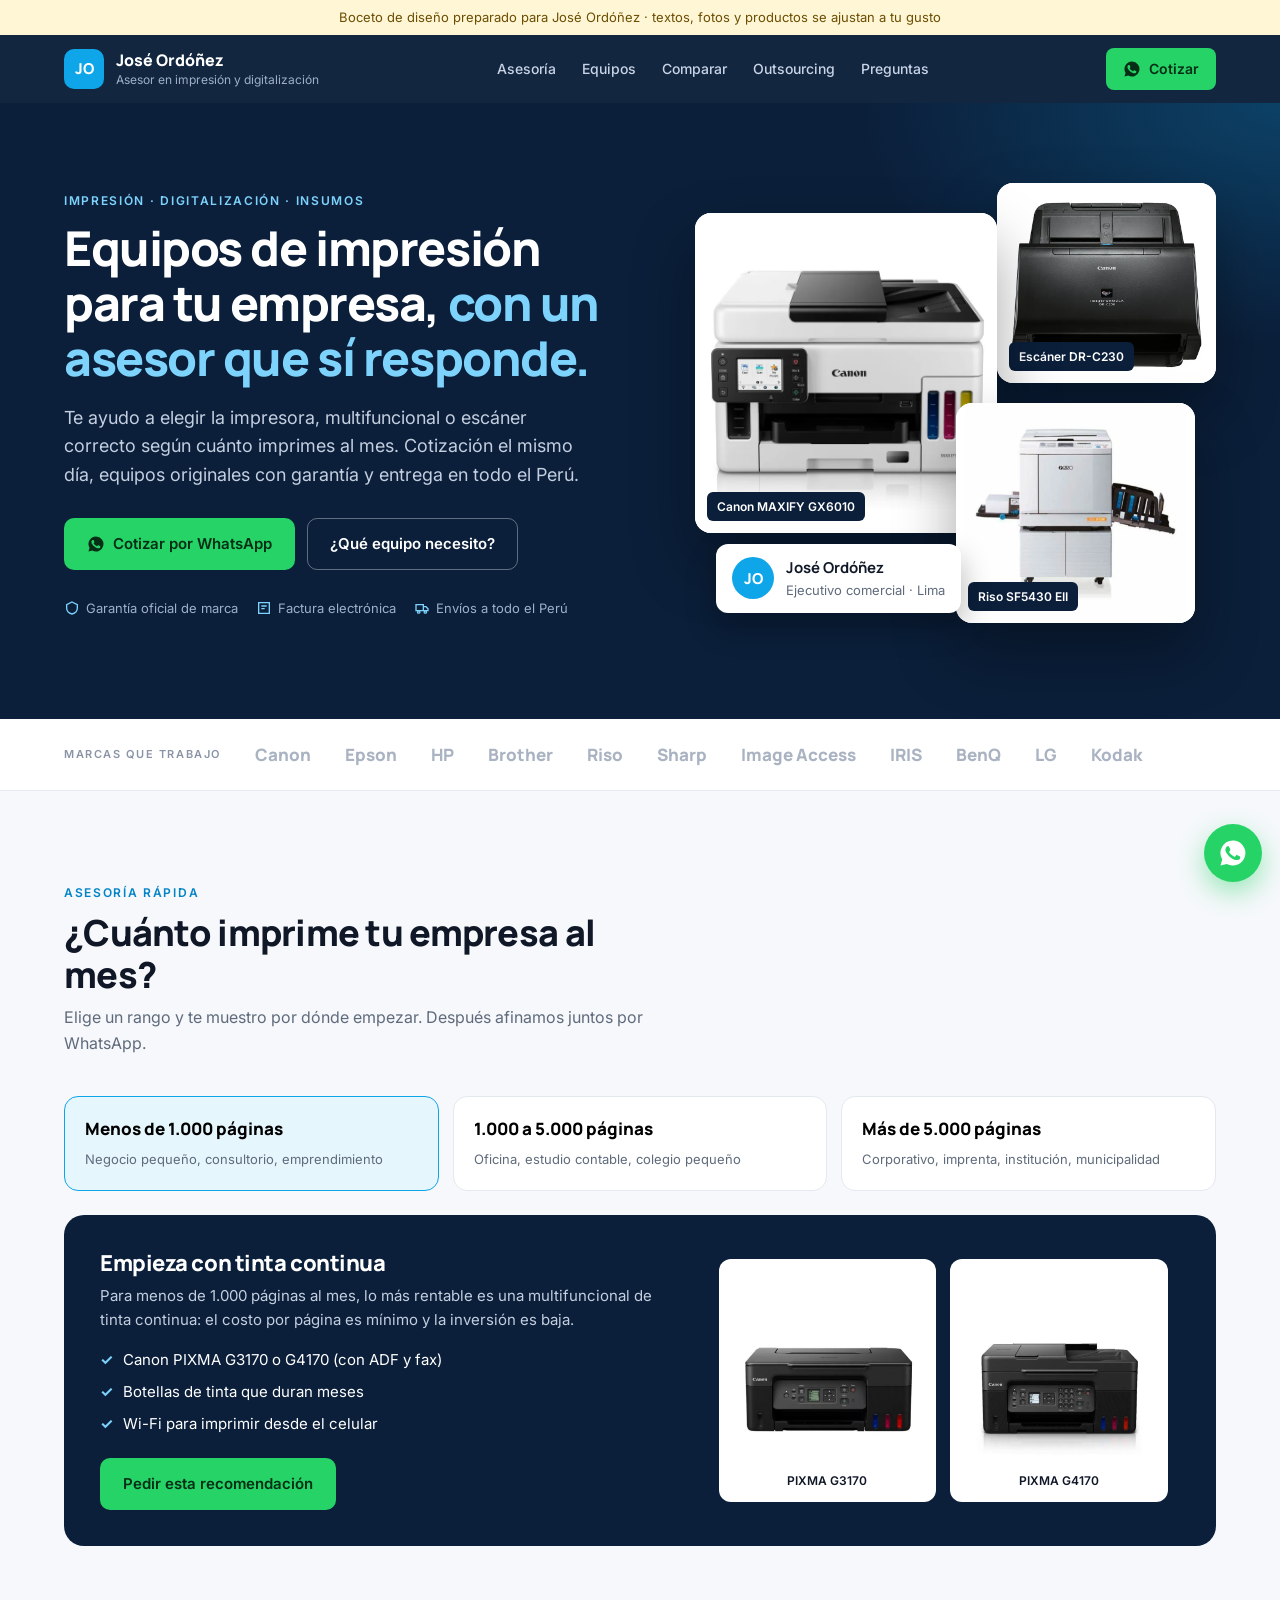
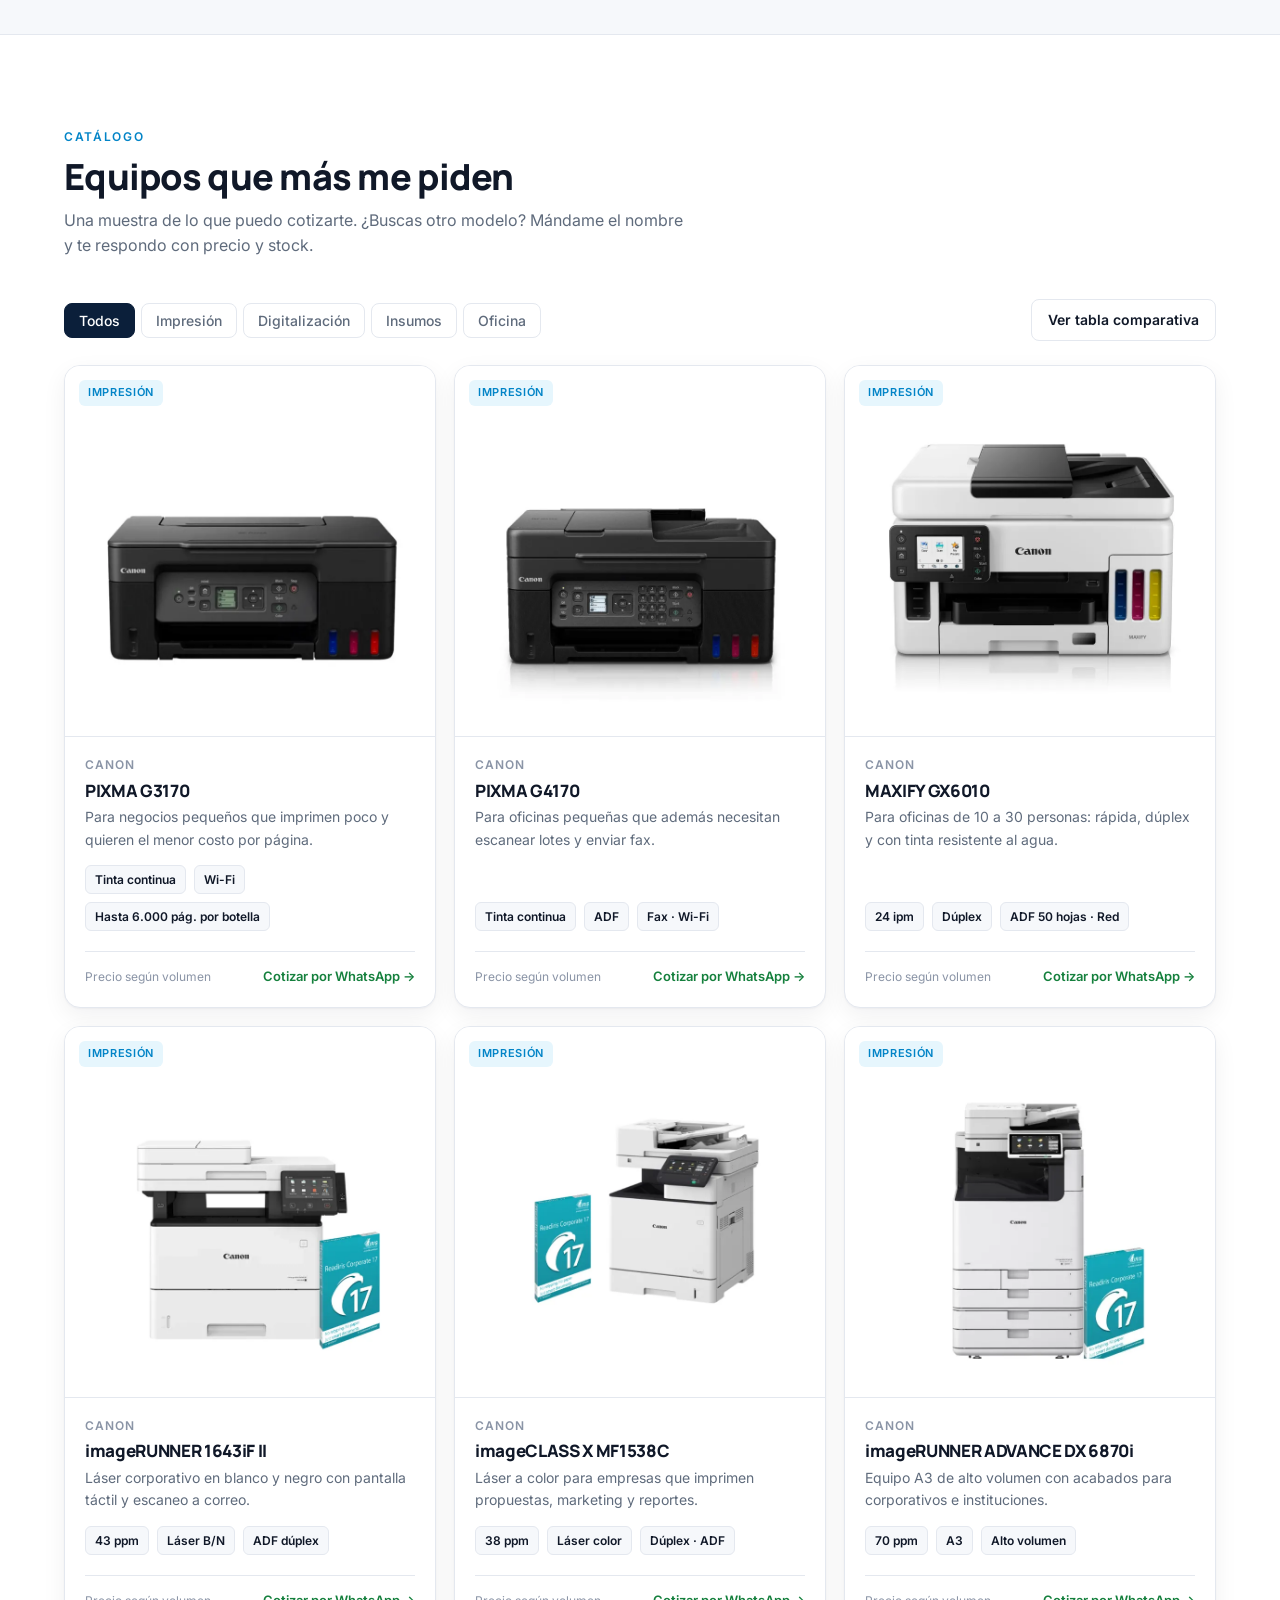
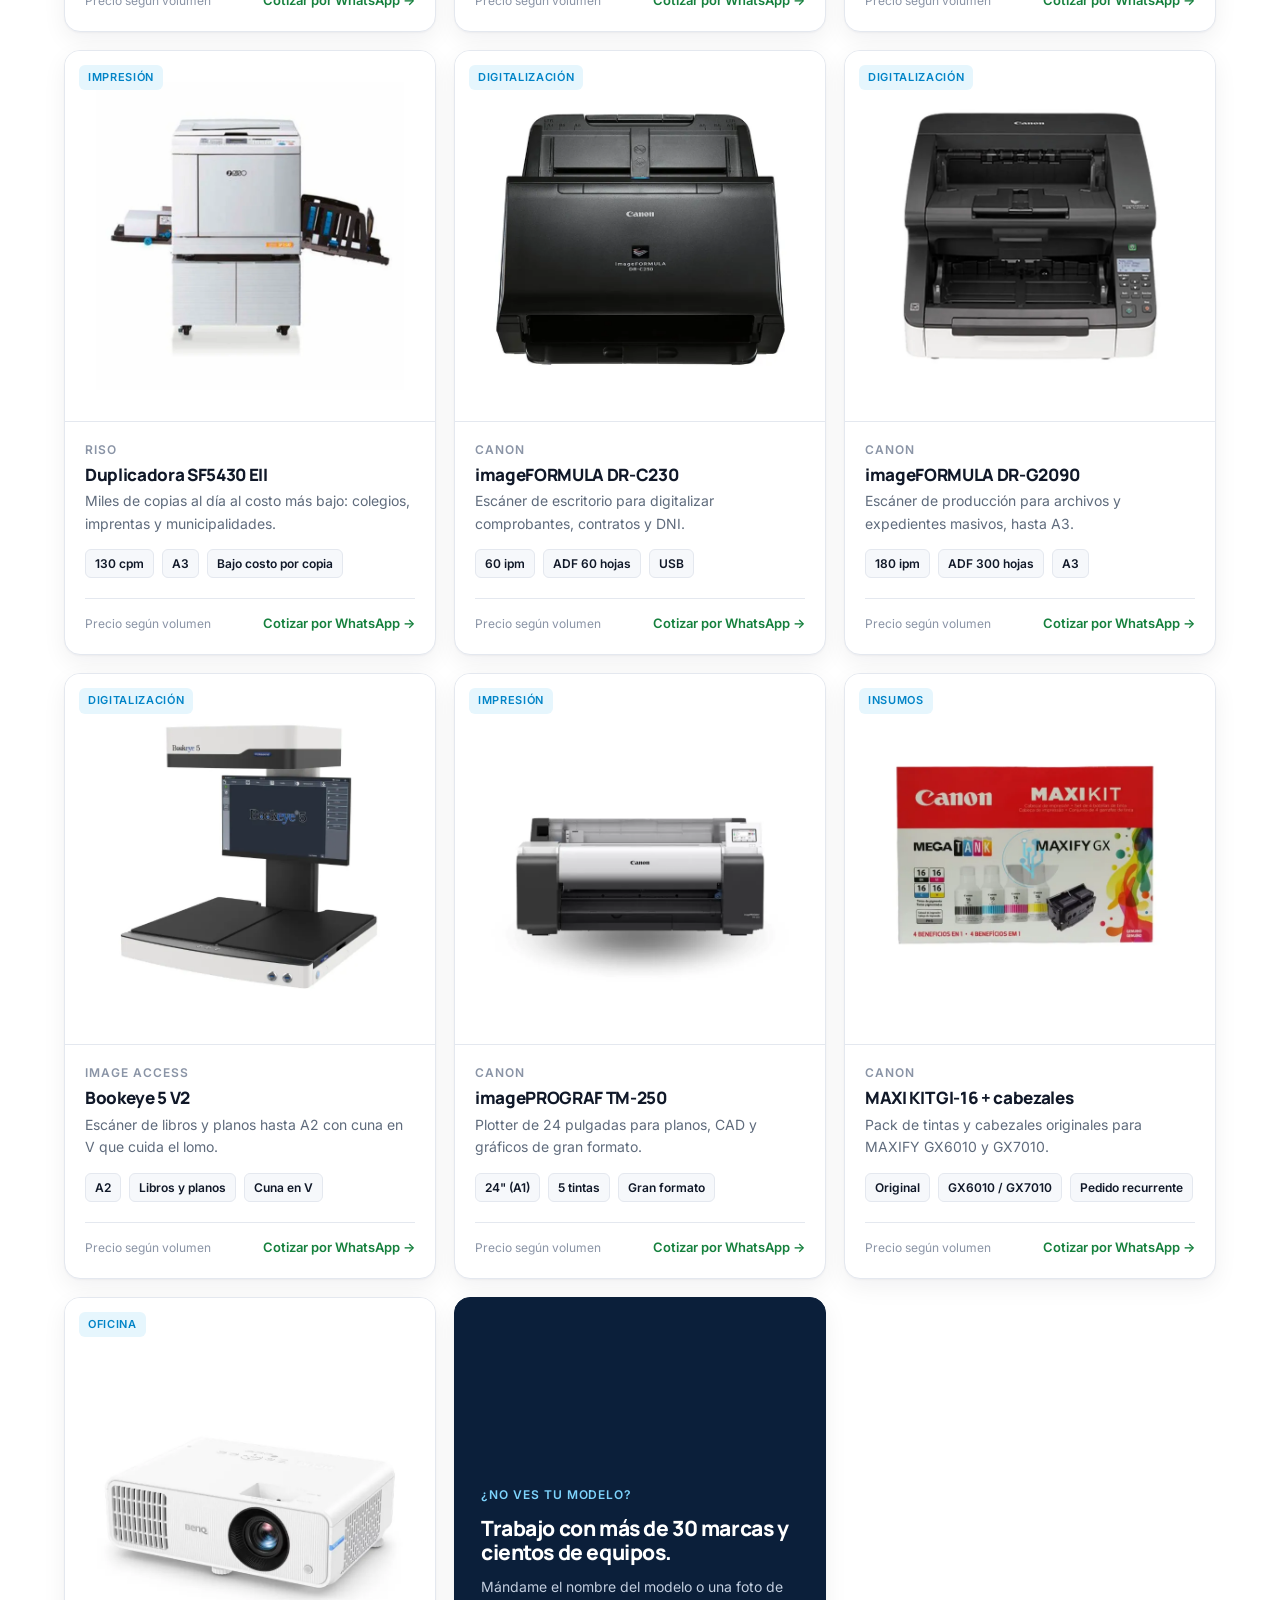
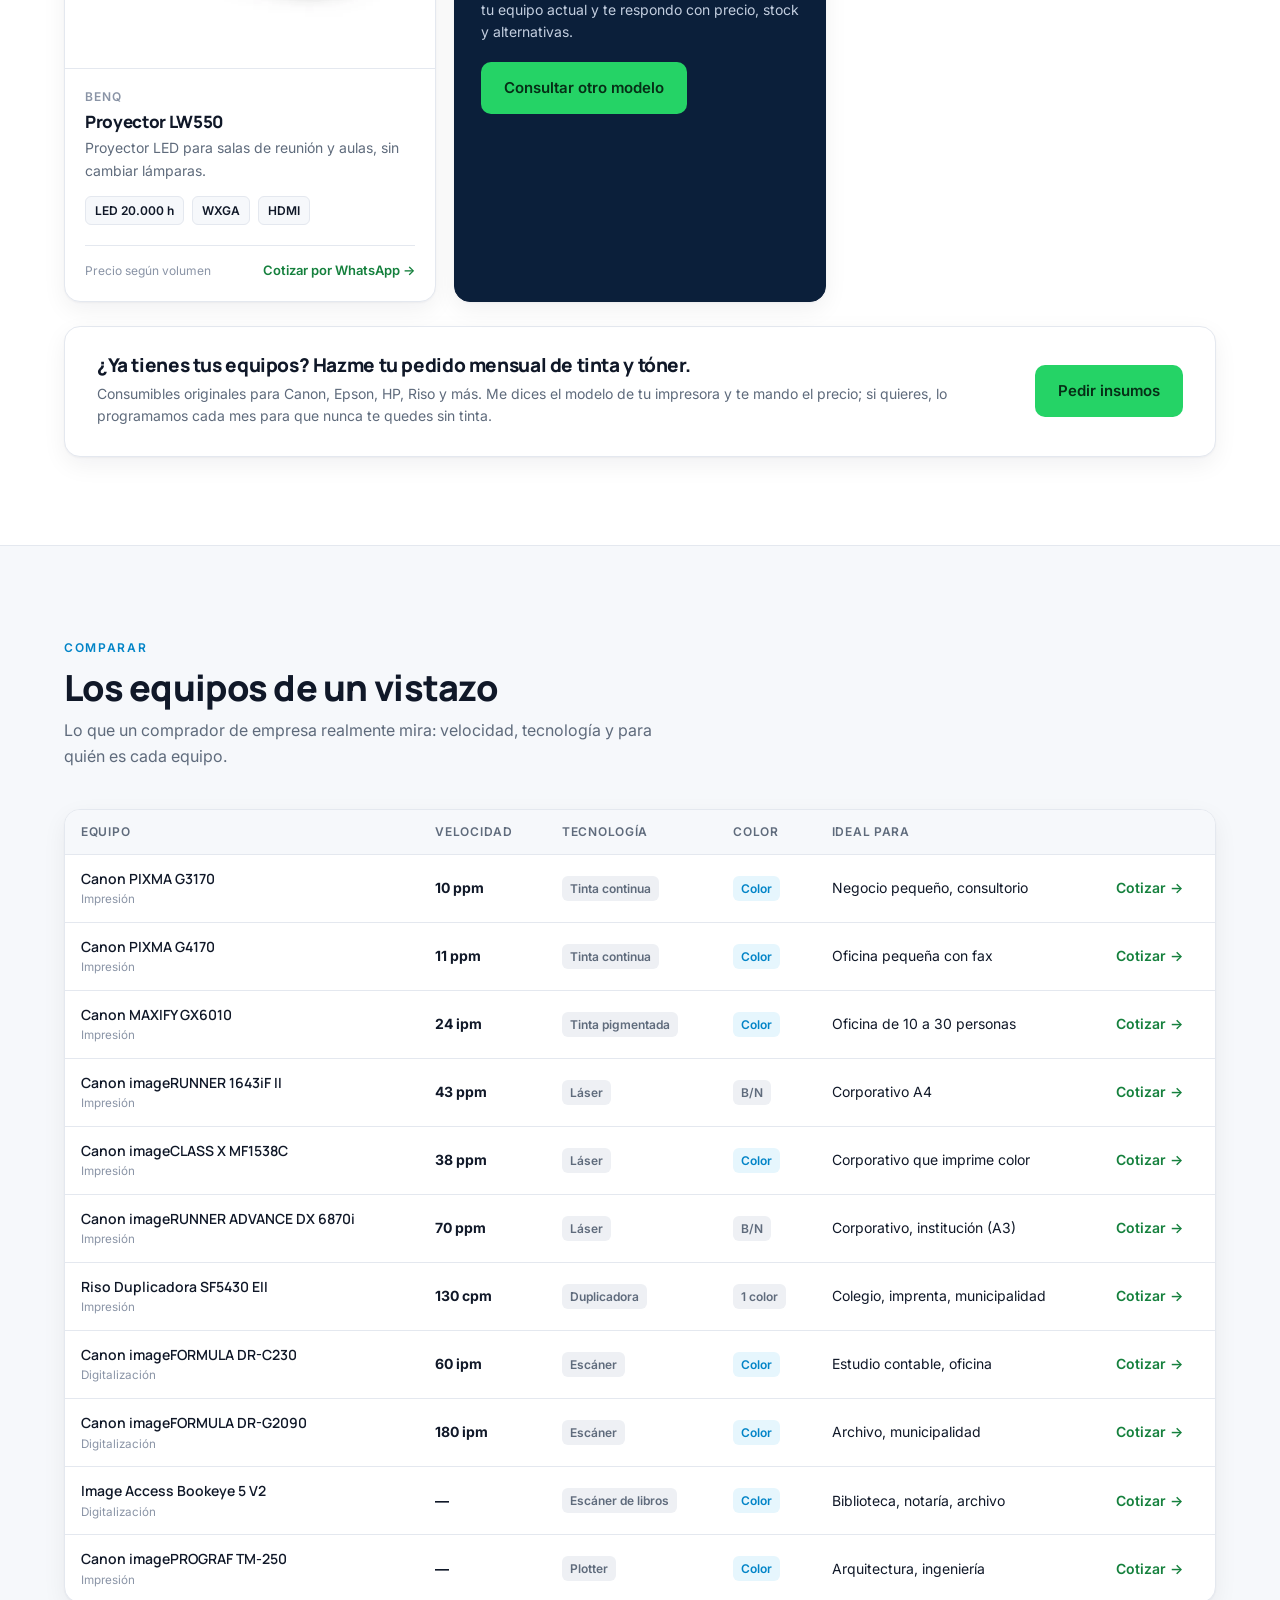
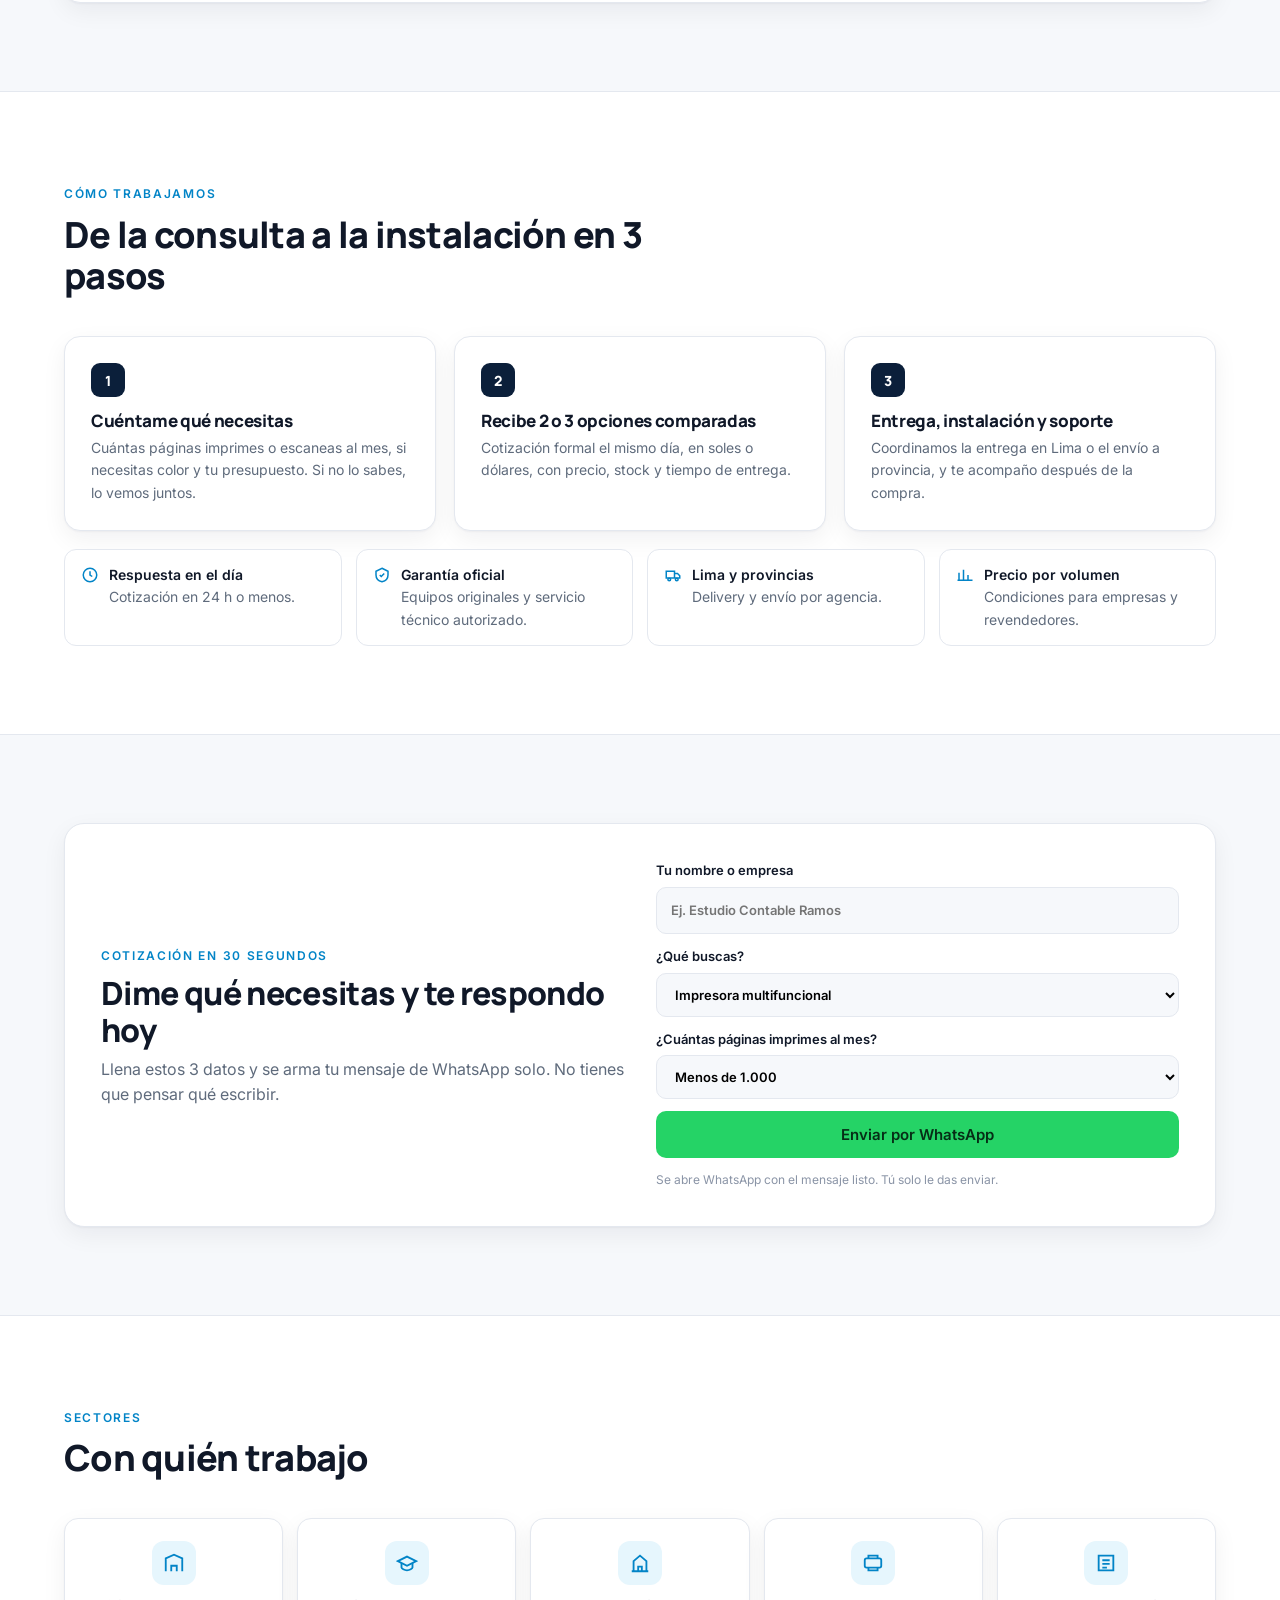
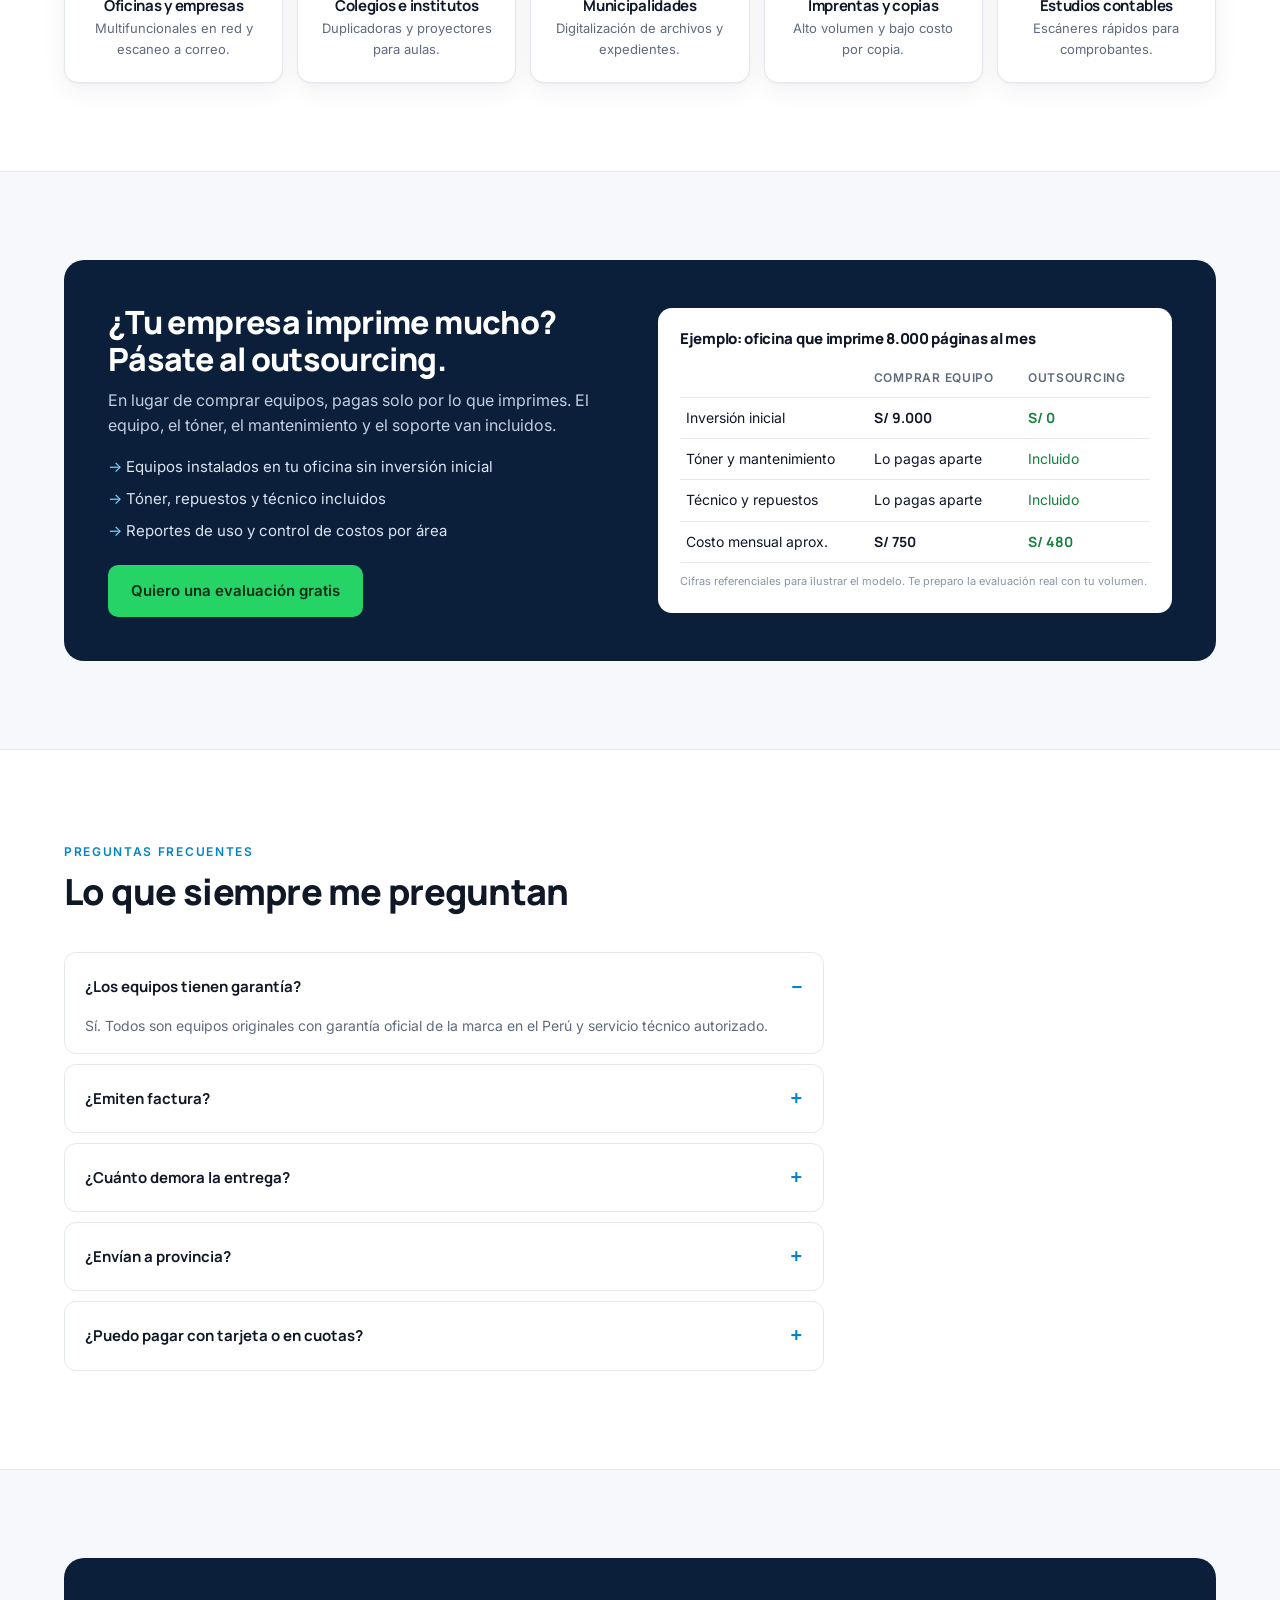
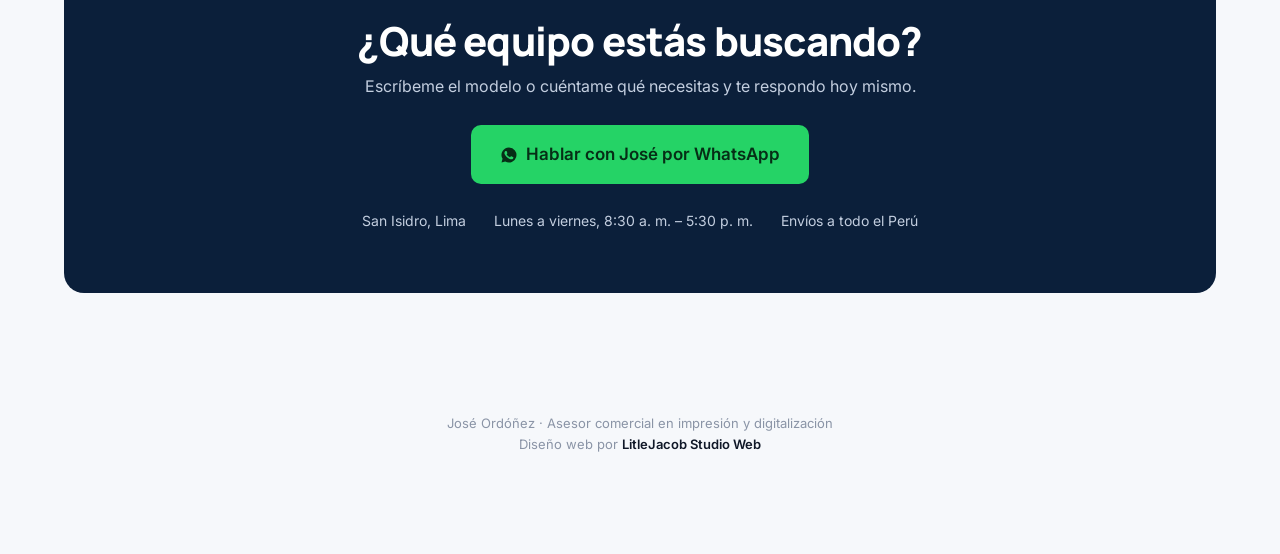
<file: boceto-jose/index.html>
<!doctype html>
<html lang="es">
<head>
<meta charset="utf-8">
<meta name="viewport" content="width=device-width, initial-scale=1">
<meta name="robots" content="noindex, nofollow">
<title>José Ordóñez · Asesor en impresión y digitalización</title>
<meta name="description" content="Impresoras, multifuncionales, escáneres e insumos para empresas. Cotización el mismo día por WhatsApp. Lima y todo el Perú.">
<meta property="og:title" content="José Ordóñez · Asesor en impresión y digitalización">
<meta property="og:description" content="Impresoras, multifuncionales, escáneres e insumos para empresas. Cotización el mismo día por WhatsApp. Lima y todo el Perú.">
<meta property="og:image" content="https://studio.litlejacob.trade/boceto-jose/og.jpg">
<meta property="og:type" content="website">
<meta name="theme-color" content="#0b1f3a">
<link rel="icon" href="favicon.png">
<link rel="preconnect" href="https://fonts.googleapis.com">
<link rel="preconnect" href="https://fonts.gstatic.com" crossorigin>
<link href="https://fonts.googleapis.com/css2?family=Manrope:wght@500;600;700;800&family=Inter:wght@400;500;600&display=swap" rel="stylesheet">
<style>
:root{
  --navy:#0b1f3a; --navy2:#13294a; --ink:#101828; --muted:#5f6b7c; --soft:#8a94a6;
  --bg:#f6f8fb; --card:#fff; --line:#e4e8ef;
  --blue:#0ea5e9; --blue2:#0284c7; --blue-soft:#e6f6fd;
  --wa:#25d366; --wa2:#15803d;
  --r:16px; --sh:0 1px 2px rgba(16,24,40,.04),0 8px 24px rgba(16,24,40,.06);
}
*{box-sizing:border-box;margin:0;padding:0}
html{scroll-behavior:smooth}
body{font-family:Inter,system-ui,sans-serif;background:var(--bg);color:var(--ink);line-height:1.6;-webkit-font-smoothing:antialiased}
h1,h2,h3,h4{font-family:Manrope,Inter,sans-serif;line-height:1.15;letter-spacing:-.02em;font-weight:800}
a{color:inherit;text-decoration:none}
img{max-width:100%;height:auto;display:block}
.wrap{max-width:1200px;margin:0 auto;padding:0 24px}
.eyebrow{display:inline-block;color:var(--blue2);font-weight:600;font-size:12px;letter-spacing:.14em;text-transform:uppercase;margin-bottom:10px}
.head{max-width:620px;margin-bottom:40px}
.head h2{font-size:clamp(26px,3.4vw,36px);margin-bottom:10px}
.head p{color:var(--muted);font-size:16px}
section{padding:88px 0}
.alt{background:#fff;border-top:1px solid var(--line);border-bottom:1px solid var(--line)}

.proto{background:#fff6d6;color:#6b4e00;font-size:13px;text-align:center;padding:7px 16px}

.btn{display:inline-flex;align-items:center;justify-content:center;gap:8px;padding:13px 22px;border-radius:10px;font-weight:600;font-size:15px;transition:.18s;border:1px solid transparent;cursor:pointer;white-space:nowrap;font-family:Inter}
.btn-wa{background:var(--wa);color:#062e16}
.btn-wa:hover{background:#1ec95a;transform:translateY(-1px)}
.btn-ghost{border-color:rgba(255,255,255,.35);color:#fff}
.btn-ghost:hover{background:rgba(255,255,255,.08)}
.btn-dark{background:var(--navy);color:#fff}
.btn-dark:hover{background:var(--navy2)}
.btn-line{border-color:var(--line);background:#fff;color:var(--ink)}
.btn-line:hover{border-color:var(--navy)}
.btn-sm{padding:9px 16px;font-size:14px;border-radius:8px}
.ic{width:18px;height:18px;flex:none}

header{position:sticky;top:0;z-index:20;background:rgba(11,31,58,.97);backdrop-filter:blur(8px);color:#fff}
.nav{display:flex;align-items:center;justify-content:space-between;height:68px;gap:16px}
.brand{display:flex;align-items:center;gap:12px;line-height:1.1}
.mono{width:40px;height:40px;border-radius:10px;background:var(--blue);display:grid;place-items:center;font:800 15px Manrope;color:#fff;flex:none}
.brand b{font-family:Manrope;font-weight:800;font-size:16px;display:block}
.brand small{font-size:12px;color:#9fb0c9;margin-top:3px;display:block}
.links{display:flex;gap:26px;font-size:14px;color:#c9d4e6;font-weight:500}
.links a:hover{color:#fff}
.hright{display:flex;align-items:center;gap:6px}
.burger{display:none;background:none;border:0;color:#fff;cursor:pointer;padding:8px}
.mnav{display:none;background:var(--navy2);border-top:1px solid rgba(255,255,255,.08)}
.mnav.open{display:block}
.mnav a{display:block;padding:14px 24px;border-bottom:1px solid rgba(255,255,255,.06);color:#dbe4ef;font-size:15px}

.hero{background:var(--navy);color:#fff;padding:80px 0 96px;overflow:hidden;position:relative}
.hero::before{content:"";position:absolute;inset:0;background:radial-gradient(700px 400px at 100% 0%,rgba(14,165,233,.25),transparent 60%);pointer-events:none}
.hero-grid{display:grid;grid-template-columns:1.05fr .95fr;gap:56px;align-items:center;position:relative}
.hero .eyebrow{color:#7dd3fc}
.hero h1{font-size:clamp(32px,4.1vw,48px);margin-bottom:18px;letter-spacing:-.03em}
.hero h1 span{color:#7dd3fc}
.hero p{color:#c3cedf;font-size:18px;max-width:520px;margin-bottom:28px}
.cta{display:flex;flex-wrap:wrap;gap:12px}
.trust{display:flex;gap:18px;flex-wrap:wrap;margin-top:28px;font-size:13px;color:#9fb0c9}
.trust span{display:inline-flex;align-items:center;gap:6px}
.trust svg{width:16px;height:16px;color:#7dd3fc}

.collage{position:relative;height:440px}
.ph{position:absolute;background:#fff;border-radius:16px;box-shadow:0 30px 60px rgba(0,0,0,.35);overflow:hidden}
.ph img{width:100%;height:100%;object-fit:cover}
.p1{left:0;top:30px;width:58%;height:320px;z-index:2}
.p2{right:0;top:0;width:42%;height:200px;z-index:1}
.p3{right:4%;bottom:0;width:46%;height:220px;z-index:3}
.lbl{position:absolute;left:12px;bottom:12px;background:var(--navy);color:#fff;font-size:12px;padding:5px 10px;border-radius:6px;font-weight:600}
.badge{position:absolute;left:4%;bottom:10px;z-index:4;background:#fff;color:var(--ink);border-radius:12px;padding:12px 16px;box-shadow:0 14px 30px rgba(0,0,0,.3);display:flex;gap:12px;align-items:center;font-size:13px;color:var(--muted)}
.badge b{display:block;font-family:Manrope;font-size:15px;color:var(--ink)}
.av{width:42px;height:42px;border-radius:50%;background:var(--blue);display:grid;place-items:center;font:800 15px Manrope;color:#fff;flex:none}

.brands{background:#fff;border-bottom:1px solid var(--line)}
.brands .wrap{display:flex;align-items:center;gap:34px;padding:22px 24px;overflow-x:auto;scrollbar-width:none}
.brands .wrap::-webkit-scrollbar{display:none}
.brands small{font-size:11px;text-transform:uppercase;letter-spacing:.14em;color:var(--soft);white-space:nowrap;font-weight:600}
.brands b{font-family:Manrope;font-size:17px;color:#aab3c2;white-space:nowrap;font-weight:800}

.vol{display:grid;grid-template-columns:repeat(3,1fr);gap:14px;margin-bottom:24px}
.vol button{background:#fff;border:1.5px solid var(--line);border-radius:14px;padding:18px 20px;text-align:left;cursor:pointer;font:inherit;transition:.18s}
.vol button b{display:block;font-family:Manrope;font-weight:800;font-size:17px;margin-bottom:4px}
.vol button span{font-size:13px;color:var(--muted)}
.vol button.on{border-color:var(--blue);background:var(--blue-soft)}
.reco-out{display:grid;grid-template-columns:1.1fr .9fr;gap:28px;align-items:center;background:var(--navy);color:#fff;border-radius:20px;padding:36px}
.reco-out h3{font-size:22px;margin-bottom:8px}
.reco-out p{color:#c3cedf;margin-bottom:16px;font-size:15px}
.reco-out ul{list-style:none;display:grid;gap:8px;margin-bottom:22px}
.reco-out li{display:flex;gap:10px;font-size:15px}
.reco-out li::before{content:"✓";color:#7dd3fc;font-weight:700}
.reco-imgs{display:flex;gap:14px;justify-content:center}
.reco-imgs div{background:#fff;border-radius:12px;padding:12px;width:46%;max-width:220px}
.reco-imgs img{width:100%;height:auto;aspect-ratio:1;object-fit:contain}
.reco-imgs span{display:block;text-align:center;color:var(--ink);font-size:12px;font-weight:600;margin-top:6px}

.toolbar{display:flex;justify-content:space-between;align-items:center;gap:12px;flex-wrap:wrap;margin-bottom:24px}
.filters{display:flex;gap:6px;flex-wrap:wrap}
.filters button{border:1px solid var(--line);background:#fff;border-radius:8px;padding:8px 14px;font:500 14px Inter;color:var(--muted);cursor:pointer}
.filters button.on{background:var(--navy);color:#fff;border-color:var(--navy)}
.grid{display:grid;grid-template-columns:repeat(3,1fr);gap:18px}
.prod{background:var(--card);border:1px solid var(--line);border-radius:var(--r);overflow:hidden;display:flex;flex-direction:column;transition:.18s;position:relative;box-shadow:var(--sh)}
.prod:hover{transform:translateY(-3px);box-shadow:0 16px 40px rgba(16,24,40,.1)}
.prod .thumb{aspect-ratio:5/4;background:#fff;display:grid;place-items:center;padding:18px;border-bottom:1px solid var(--line)}
.prod .thumb img{width:100%;height:100%;object-fit:contain}
.prod .cat{position:absolute;left:14px;top:14px;font-size:11px;color:var(--blue2);background:var(--blue-soft);font-weight:600;letter-spacing:.06em;text-transform:uppercase;padding:4px 9px;border-radius:6px}
.prod .body{padding:18px 20px 20px;display:flex;flex-direction:column;gap:6px;flex:1}
.prod .brandname{font-size:12px;color:var(--soft);font-weight:600;text-transform:uppercase;letter-spacing:.08em}
.prod h3{font-size:17px;font-weight:800}
.prod .use{color:var(--muted);font-size:14px;flex:1}
.prod .kpi{display:flex;gap:8px;flex-wrap:wrap;margin-top:8px}
.prod .kpi span{font-size:12px;font-weight:600;color:var(--ink);background:var(--bg);border:1px solid var(--line);padding:4px 9px;border-radius:6px}
.prod .row{display:flex;justify-content:space-between;align-items:center;gap:10px;margin-top:14px;padding-top:14px;border-top:1px solid var(--line)}
.prod .row span{font-size:12px;color:var(--soft)}
.prod .row a{font-weight:600;font-size:13px;color:var(--wa2);display:inline-flex;align-items:center;gap:6px}
.prod .row a:hover{text-decoration:underline}
.more{display:none;margin:22px auto 0}
.ask{background:var(--navy);color:#fff;border-color:var(--navy)}
.ask .body{justify-content:center;gap:12px;padding:32px 26px}
.ask .brandname{color:#7dd3fc}
.ask p{color:#c3cedf;font-size:14px}

.cmp-wrap{overflow-x:auto;border:1px solid var(--line);border-radius:var(--r);background:#fff;box-shadow:var(--sh)}
table.cmp{width:100%;border-collapse:collapse;font-size:14px;min-width:720px}
.cmp th{background:var(--bg);text-align:left;padding:12px 16px;font-size:12px;color:var(--muted);text-transform:uppercase;letter-spacing:.06em;font-weight:600;border-bottom:1px solid var(--line)}
.cmp td{padding:13px 16px;border-bottom:1px solid var(--line);vertical-align:middle}
.cmp tr:last-child td{border-bottom:0}
.cmp td:first-child{font-weight:600;font-family:Manrope}
.cmp td small{display:block;color:var(--soft);font-weight:400;font-family:Inter}
.cmp .pill{display:inline-block;padding:3px 8px;border-radius:6px;font-size:12px;font-weight:600;background:var(--blue-soft);color:var(--blue2)}
.cmp .pill.k{background:#eef0f4;color:var(--muted)}
.cmp a{color:var(--wa2);font-weight:600;white-space:nowrap}

.guide{display:grid;grid-template-columns:repeat(3,1fr);gap:18px}
.g{background:#fff;border:1px solid var(--line);border-radius:var(--r);padding:26px;box-shadow:var(--sh)}
.g .n{width:34px;height:34px;border-radius:9px;background:var(--navy);color:#fff;display:grid;place-items:center;font:800 14px Manrope;margin-bottom:14px}
.g h3{font-size:17px;margin-bottom:6px}
.g p{font-size:14px;color:var(--muted)}
.plus{display:grid;grid-template-columns:repeat(4,1fr);gap:14px;margin-top:18px}
.plus>div{display:flex;gap:10px;align-items:flex-start;font-size:14px;color:var(--muted);padding:14px 16px;background:#fff;border:1px solid var(--line);border-radius:12px}
.plus>div>div{display:block}
.plus svg{width:18px;height:18px;color:var(--blue2);flex:none;margin-top:2px}
.plus b{color:var(--ink);display:block;font-size:14px;font-weight:600}

.quick{background:#fff;border:1px solid var(--line);border-radius:20px;padding:36px;display:grid;grid-template-columns:1fr 1fr;gap:32px;align-items:center;box-shadow:var(--sh)}
.quick h2{font-size:clamp(24px,3vw,32px);margin-bottom:8px}
.quick p{color:var(--muted)}
.qform{display:grid;gap:12px}
.qform label{font-size:13px;font-weight:600;display:grid;gap:6px}
.qform input,.qform select{font:inherit;padding:12px 14px;border:1px solid var(--line);border-radius:10px;background:var(--bg);width:100%}
.qform input:focus,.qform select:focus{outline:2px solid var(--blue);border-color:transparent}
.qform small{color:var(--soft);font-size:12px}

.sectors{display:grid;grid-template-columns:repeat(5,1fr);gap:14px}
.sector{background:#fff;border:1px solid var(--line);border-radius:14px;padding:22px 18px;text-align:center;box-shadow:var(--sh)}
.sector .ico{width:44px;height:44px;border-radius:12px;background:var(--blue-soft);color:var(--blue2);display:grid;place-items:center;margin:0 auto 12px}
.sector h3{font-size:15px;margin-bottom:4px;font-weight:700}
.sector p{font-size:13px;color:var(--muted)}

.out{background:var(--navy);color:#fff;border-radius:20px;padding:44px;display:grid;grid-template-columns:1fr 1fr;gap:36px;align-items:center}
.out h2{font-size:clamp(24px,3.2vw,32px);margin-bottom:10px}
.out p{color:#c3cedf}
.out ul{list-style:none;display:grid;gap:8px;margin:16px 0 22px;color:#dbe4ef;font-size:15px}
.out li::before{content:"→ ";color:#7dd3fc}
.ctable{background:#fff;color:var(--ink);border-radius:14px;padding:22px}
.ctable h4{font-size:15px;margin-bottom:12px}
.ctable table{width:100%;border-collapse:collapse;font-size:14px}
.ctable th,.ctable td{padding:9px 6px;border-bottom:1px solid var(--line);text-align:left}
.ctable th{font-size:12px;color:var(--muted);text-transform:uppercase;letter-spacing:.06em;font-weight:600}
.ctable td b{font-family:Manrope}
.ctable .good{color:var(--wa2)}
.ctable small{display:block;margin-top:10px;font-size:11px;color:var(--soft)}

.ins{display:grid;grid-template-columns:1fr auto;gap:24px;align-items:center;background:#fff;border:1px solid var(--line);border-radius:var(--r);padding:28px 32px;margin-top:24px;box-shadow:var(--sh)}
.ins h3{font-size:19px;margin-bottom:6px}
.ins p{color:var(--muted);font-size:14px}

.faq{max-width:760px}
.faq details{background:#fff;border:1px solid var(--line);border-radius:12px;padding:16px 20px;margin-bottom:10px}
.faq summary{cursor:pointer;font-weight:700;font-family:Manrope;font-size:15px;list-style:none;display:flex;justify-content:space-between;align-items:center;gap:12px}
.faq summary::after{content:"+";font-size:22px;color:var(--blue2);flex:none}
.faq details[open] summary::after{content:"–"}
.faq p{color:var(--muted);font-size:14px;margin-top:10px}

.contact{text-align:center}
.contact .box{background:var(--navy);color:#fff;border-radius:20px;padding:60px 24px}
.contact h2{font-size:clamp(26px,4vw,40px);margin-bottom:10px}
.contact p{color:#c3cedf;margin-bottom:26px}
.contact .btn-wa{font-size:17px;padding:15px 28px}
.contact .info{display:flex;justify-content:center;gap:28px;flex-wrap:wrap;margin-top:26px;font-size:14px;color:#c3cedf}

footer{padding:32px 0 100px;text-align:center;color:var(--soft);font-size:13px}
footer a{color:var(--ink);font-weight:600}
.float{position:fixed;right:18px;bottom:18px;width:58px;height:58px;border-radius:50%;background:var(--wa);display:grid;place-items:center;box-shadow:0 10px 26px rgba(37,211,102,.45);z-index:30}

@media(max-width:960px){
  .hero-grid,.out,.reco-out,.quick{grid-template-columns:1fr}
  .grid{grid-template-columns:repeat(2,1fr)}
  .guide{grid-template-columns:1fr}
  .plus{grid-template-columns:repeat(2,1fr)}
  .sectors{grid-template-columns:repeat(3,1fr)}
  .links{display:none}
  .burger{display:block}
  .collage{height:380px}
  .more{display:inline-flex}
  .grid.collapsed .prod:nth-child(n+7){display:none}
  .ins{grid-template-columns:1fr}
}
@media(max-width:600px){
  .wrap{padding:0 18px}
  section{padding:60px 0}
  .hero{padding:48px 0 60px}
  .hero p{font-size:16px}
  .grid,.vol,.plus{grid-template-columns:1fr}
  .sectors{grid-template-columns:repeat(2,1fr)}
  .out,.reco-out{padding:26px 20px}
  .quick{padding:24px}
  .nav .btn span{display:none}
  .collage{height:300px}
  .p1{height:220px;top:20px}
  .p2{height:140px}
  .p3{height:150px}
  .badge{display:none}
}
</style>
</head>
<body>

<div class="proto">Boceto de diseño preparado para José Ordóñez · textos, fotos y productos se ajustan a tu gusto</div>

<header>
  <div class="wrap nav">
    <a class="brand" href="#inicio"><div class="mono">JO</div><div><b>José Ordóñez</b><small>Asesor en impresión y digitalización</small></div></a>
    <nav class="links"><a href="#reco">Asesoría</a><a href="#equipos">Equipos</a><a href="#comparar">Comparar</a><a href="#outsourcing">Outsourcing</a><a href="#faq">Preguntas</a></nav>
    <div class="hright">
      <a class="btn btn-wa btn-sm wa" href="#"><svg class="ic" viewBox="0 0 24 24" fill="currentColor"><path d="M12 2a10 10 0 0 0-8.6 15.1L2 22l5-1.3A10 10 0 1 0 12 2Zm5.8 14.2c-.2.7-1.4 1.3-2 1.4-.5.1-1.2.1-1.9-.1-.4-.1-1-.3-1.7-.6-3-1.3-4.9-4.3-5.1-4.5-.1-.2-1.2-1.6-1.2-3s.7-2.2 1-2.5c.3-.3.6-.3.8-.3h.6c.2 0 .4 0 .6.5l.9 2.1c.1.2.1.4 0 .5l-.3.5-.4.5c-.1.1-.3.3-.1.6.2.3.8 1.3 1.7 2.1 1.2 1 2.1 1.3 2.4 1.5.3.1.5.1.6-.1l.9-1.1c.2-.3.4-.2.6-.1l2 1c.3.1.5.2.5.3.1.2.1.7-.1 1.3Z"/></svg><span>Cotizar</span></a>
      <button class="burger" id="burger" aria-label="Menú"><svg width="26" height="26" viewBox="0 0 24 24" fill="none" stroke="currentColor" stroke-width="2"><path d="M4 7h16M4 12h16M4 17h16"/></svg></button>
    </div>
  </div>
  <nav class="mnav" id="mnav"><a href="#reco">Asesoría rápida</a><a href="#equipos">Equipos</a><a href="#comparar">Comparar equipos</a><a href="#cotiza">Cotización rápida</a><a href="#outsourcing">Outsourcing</a><a href="#faq">Preguntas</a></nav>
</header>

<section class="hero" id="inicio">
  <div class="wrap hero-grid">
    <div>
      <span class="eyebrow">Impresión · Digitalización · Insumos</span>
      <h1>Equipos de impresión para tu empresa, <span>con un asesor que sí responde.</span></h1>
      <p>Te ayudo a elegir la impresora, multifuncional o escáner correcto según cuánto imprimes al mes. Cotización el mismo día, equipos originales con garantía y entrega en todo el Perú.</p>
      <div class="cta">
        <a class="btn btn-wa wa" href="#"><svg class="ic" viewBox="0 0 24 24" fill="currentColor"><path d="M12 2a10 10 0 0 0-8.6 15.1L2 22l5-1.3A10 10 0 1 0 12 2Zm5.8 14.2c-.2.7-1.4 1.3-2 1.4-.5.1-1.2.1-1.9-.1-.4-.1-1-.3-1.7-.6-3-1.3-4.9-4.3-5.1-4.5-.1-.2-1.2-1.6-1.2-3s.7-2.2 1-2.5c.3-.3.6-.3.8-.3h.6c.2 0 .4 0 .6.5l.9 2.1c.1.2.1.4 0 .5l-.3.5-.4.5c-.1.1-.3.3-.1.6.2.3.8 1.3 1.7 2.1 1.2 1 2.1 1.3 2.4 1.5.3.1.5.1.6-.1l.9-1.1c.2-.3.4-.2.6-.1l2 1c.3.1.5.2.5.3.1.2.1.7-.1 1.3Z"/></svg>Cotizar por WhatsApp</a>
        <a class="btn btn-ghost" href="#reco">¿Qué equipo necesito?</a>
      </div>
      <div class="trust">
        <span><svg viewBox="0 0 24 24" fill="none" stroke="currentColor" stroke-width="2"><path d="M12 3l8 4v5c0 5-3.5 8-8 9-4.5-1-8-4-8-9V7z"/></svg>Garantía oficial de marca</span>
        <span><svg viewBox="0 0 24 24" fill="none" stroke="currentColor" stroke-width="2"><path d="M4 4h16v16H4z"/><path d="M8 9h8M8 13h5"/></svg>Factura electrónica</span>
        <span><svg viewBox="0 0 24 24" fill="none" stroke="currentColor" stroke-width="2"><path d="M3 7h11v9H3zM14 10h4l3 3v3h-7"/><circle cx="7" cy="18" r="1.8"/><circle cx="17" cy="18" r="1.8"/></svg>Envíos a todo el Perú</span>
      </div>
    </div>
    <div class="collage" aria-hidden="true">
      <div class="ph p1"><img src="img/gx6010.webp" alt=""><span class="lbl">Canon MAXIFY GX6010</span></div>
      <div class="ph p2"><img src="img/drc230.webp" alt=""><span class="lbl">Escáner DR-C230</span></div>
      <div class="ph p3"><img src="img/riso5430.webp" alt=""><span class="lbl">Riso SF5430 EII</span></div>
      <div class="badge"><div class="av">JO</div><div><b>José Ordóñez</b>Ejecutivo comercial · Lima</div></div>
    </div>
  </div>
</section>

<div class="brands"><div class="wrap">
  <small>Marcas que trabajo</small>
  <b>Canon</b><b>Epson</b><b>HP</b><b>Brother</b><b>Riso</b><b>Sharp</b><b>Image Access</b><b>IRIS</b><b>BenQ</b><b>LG</b><b>Kodak</b>
</div></div>

<section id="reco">
  <div class="wrap">
    <div class="head">
      <span class="eyebrow">Asesoría rápida</span>
      <h2>¿Cuánto imprime tu empresa al mes?</h2>
      <p>Elige un rango y te muestro por dónde empezar. Después afinamos juntos por WhatsApp.</p>
    </div>
    <div class="vol">
      <button class="on" data-v="a"><b>Menos de 1.000 páginas</b><span>Negocio pequeño, consultorio, emprendimiento</span></button>
      <button data-v="b"><b>1.000 a 5.000 páginas</b><span>Oficina, estudio contable, colegio pequeño</span></button>
      <button data-v="c"><b>Más de 5.000 páginas</b><span>Corporativo, imprenta, institución, municipalidad</span></button>
    </div>
    <div class="reco-out" id="recoOut"></div>
  </div>
</section>

<section class="alt" id="equipos">
  <div class="wrap">
    <div class="head">
      <span class="eyebrow">Catálogo</span>
      <h2>Equipos que más me piden</h2>
      <p>Una muestra de lo que puedo cotizarte. ¿Buscas otro modelo? Mándame el nombre y te respondo con precio y stock.</p>
    </div>
    <div class="toolbar">
      <div class="filters">
        <button class="on" data-f="all">Todos</button>
        <button data-f="imp">Impresión</button>
        <button data-f="dig">Digitalización</button>
        <button data-f="ins">Insumos</button>
        <button data-f="ofi">Oficina</button>
      </div>
      <a class="btn btn-line btn-sm" href="#comparar">Ver tabla comparativa</a>
    </div>
    <div class="grid collapsed" id="grid"></div>
    <div style="text-align:center"><button class="btn btn-dark more" id="more">Ver más equipos</button></div>

    <div class="ins">
      <div>
        <h3>¿Ya tienes tus equipos? Hazme tu pedido mensual de tinta y tóner.</h3>
        <p>Consumibles originales para Canon, Epson, HP, Riso y más. Me dices el modelo de tu impresora y te mando el precio; si quieres, lo programamos cada mes para que nunca te quedes sin tinta.</p>
      </div>
      <a class="btn btn-wa wa" data-msg="Hola José, quiero cotizar insumos (tinta/tóner). Mi impresora es: " href="#">Pedir insumos</a>
    </div>
  </div>
</section>

<section id="comparar">
  <div class="wrap">
    <div class="head">
      <span class="eyebrow">Comparar</span>
      <h2>Los equipos de un vistazo</h2>
      <p>Lo que un comprador de empresa realmente mira: velocidad, tecnología y para quién es cada equipo.</p>
    </div>
    <div class="cmp-wrap">
      <table class="cmp">
        <thead><tr><th>Equipo</th><th>Velocidad</th><th>Tecnología</th><th>Color</th><th>Ideal para</th><th></th></tr></thead>
        <tbody id="cmpBody"></tbody>
      </table>
    </div>
  </div>
</section>

<section class="alt" id="como">
  <div class="wrap">
    <div class="head">
      <span class="eyebrow">Cómo trabajamos</span>
      <h2>De la consulta a la instalación en 3 pasos</h2>
    </div>
    <div class="guide">
      <div class="g"><div class="n">1</div><h3>Cuéntame qué necesitas</h3><p>Cuántas páginas imprimes o escaneas al mes, si necesitas color y tu presupuesto. Si no lo sabes, lo vemos juntos.</p></div>
      <div class="g"><div class="n">2</div><h3>Recibe 2 o 3 opciones comparadas</h3><p>Cotización formal el mismo día, en soles o dólares, con precio, stock y tiempo de entrega.</p></div>
      <div class="g"><div class="n">3</div><h3>Entrega, instalación y soporte</h3><p>Coordinamos la entrega en Lima o el envío a provincia, y te acompaño después de la compra.</p></div>
    </div>
    <div class="plus">
      <div><svg viewBox="0 0 24 24" fill="none" stroke="currentColor" stroke-width="2"><circle cx="12" cy="12" r="9"/><path d="M12 7v5l3 2"/></svg><div><b>Respuesta en el día</b>Cotización en 24 h o menos.</div></div>
      <div><svg viewBox="0 0 24 24" fill="none" stroke="currentColor" stroke-width="2"><path d="M12 3l8 4v5c0 5-3.5 8-8 9-4.5-1-8-4-8-9V7z"/><path d="M9 12l2 2 4-4"/></svg><div><b>Garantía oficial</b>Equipos originales y servicio técnico autorizado.</div></div>
      <div><svg viewBox="0 0 24 24" fill="none" stroke="currentColor" stroke-width="2"><path d="M3 7h11v9H3zM14 10h4l3 3v3h-7"/><circle cx="7" cy="18" r="1.8"/><circle cx="17" cy="18" r="1.8"/></svg><div><b>Lima y provincias</b>Delivery y envío por agencia.</div></div>
      <div><svg viewBox="0 0 24 24" fill="none" stroke="currentColor" stroke-width="2"><path d="M4 19V9M10 19V5M16 19v-7M22 19H2"/></svg><div><b>Precio por volumen</b>Condiciones para empresas y revendedores.</div></div>
    </div>
  </div>
</section>

<section id="cotiza">
  <div class="wrap">
    <div class="quick">
      <div>
        <span class="eyebrow">Cotización en 30 segundos</span>
        <h2>Dime qué necesitas y te respondo hoy</h2>
        <p>Llena estos 3 datos y se arma tu mensaje de WhatsApp solo. No tienes que pensar qué escribir.</p>
      </div>
      <form class="qform" id="qform">
        <label>Tu nombre o empresa<input id="qn" type="text" placeholder="Ej. Estudio Contable Ramos" required></label>
        <label>¿Qué buscas?<select id="qt"><option>Impresora multifuncional</option><option>Equipo láser corporativo</option><option>Escáner de documentos</option><option>Duplicadora Riso</option><option>Plotter / gran formato</option><option>Proyector</option><option>Tinta o tóner</option><option>Outsourcing de impresión</option><option>Todavía no sé, necesito asesoría</option></select></label>
        <label>¿Cuántas páginas imprimes al mes?<select id="qv"><option>Menos de 1.000</option><option>Entre 1.000 y 5.000</option><option>Más de 5.000</option><option>No lo sé</option></select></label>
        <button class="btn btn-wa" type="submit">Enviar por WhatsApp</button>
        <small>Se abre WhatsApp con el mensaje listo. Tú solo le das enviar.</small>
      </form>
    </div>
  </div>
</section>

<section class="alt" id="sectores">
  <div class="wrap">
    <div class="head">
      <span class="eyebrow">Sectores</span>
      <h2>Con quién trabajo</h2>
    </div>
    <div class="sectors">
      <div class="sector"><div class="ico"><svg width="22" height="22" viewBox="0 0 24 24" fill="none" stroke="currentColor" stroke-width="2"><path d="M3 21V7l9-4 9 4v14"/><path d="M9 21v-6h6v6M9 11h.01M15 11h.01"/></svg></div><h3>Oficinas y empresas</h3><p>Multifuncionales en red y escaneo a correo.</p></div>
      <div class="sector"><div class="ico"><svg width="22" height="22" viewBox="0 0 24 24" fill="none" stroke="currentColor" stroke-width="2"><path d="M2 10l10-5 10 5-10 5z"/><path d="M6 12v5c0 1 3 3 6 3s6-2 6-3v-5"/></svg></div><h3>Colegios e institutos</h3><p>Duplicadoras y proyectores para aulas.</p></div>
      <div class="sector"><div class="ico"><svg width="22" height="22" viewBox="0 0 24 24" fill="none" stroke="currentColor" stroke-width="2"><path d="M3 21h18M5 21V10l7-6 7 6v11M10 21v-5h4v5"/></svg></div><h3>Municipalidades</h3><p>Digitalización de archivos y expedientes.</p></div>
      <div class="sector"><div class="ico"><svg width="22" height="22" viewBox="0 0 24 24" fill="none" stroke="currentColor" stroke-width="2"><rect x="3" y="7" width="18" height="10" rx="2"/><path d="M7 7V4h10v3M7 17v3h10v-3"/></svg></div><h3>Imprentas y copias</h3><p>Alto volumen y bajo costo por copia.</p></div>
      <div class="sector"><div class="ico"><svg width="22" height="22" viewBox="0 0 24 24" fill="none" stroke="currentColor" stroke-width="2"><path d="M4 4h16v16H4z"/><path d="M8 9h8M8 13h8M8 17h5"/></svg></div><h3>Estudios contables</h3><p>Escáneres rápidos para comprobantes.</p></div>
    </div>
  </div>
</section>

<section id="outsourcing">
  <div class="wrap">
    <div class="out">
      <div>
        <h2>¿Tu empresa imprime mucho? Pásate al outsourcing.</h2>
        <p>En lugar de comprar equipos, pagas solo por lo que imprimes. El equipo, el tóner, el mantenimiento y el soporte van incluidos.</p>
        <ul><li>Equipos instalados en tu oficina sin inversión inicial</li><li>Tóner, repuestos y técnico incluidos</li><li>Reportes de uso y control de costos por área</li></ul>
        <a class="btn btn-wa wa" data-msg="Hola José, quiero una evaluación para el servicio de outsourcing de impresión." href="#">Quiero una evaluación gratis</a>
      </div>
      <div class="ctable">
        <h4>Ejemplo: oficina que imprime 8.000 páginas al mes</h4>
        <table>
          <tr><th></th><th>Comprar equipo</th><th>Outsourcing</th></tr>
          <tr><td>Inversión inicial</td><td><b>S/ 9.000</b></td><td><b class="good">S/ 0</b></td></tr>
          <tr><td>Tóner y mantenimiento</td><td>Lo pagas aparte</td><td class="good">Incluido</td></tr>
          <tr><td>Técnico y repuestos</td><td>Lo pagas aparte</td><td class="good">Incluido</td></tr>
          <tr><td>Costo mensual aprox.</td><td><b>S/ 750</b></td><td><b class="good">S/ 480</b></td></tr>
        </table>
        <small>Cifras referenciales para ilustrar el modelo. Te preparo la evaluación real con tu volumen.</small>
      </div>
    </div>
  </div>
</section>

<section class="alt" id="faq">
  <div class="wrap">
    <div class="head">
      <span class="eyebrow">Preguntas frecuentes</span>
      <h2>Lo que siempre me preguntan</h2>
    </div>
    <div class="faq">
      <details open><summary>¿Los equipos tienen garantía?</summary><p>Sí. Todos son equipos originales con garantía oficial de la marca en el Perú y servicio técnico autorizado.</p></details>
      <details><summary>¿Emiten factura?</summary><p>Sí, factura electrónica a nombre de tu empresa. También boleta si compras como persona natural.</p></details>
      <details><summary>¿Cuánto demora la entrega?</summary><p>En Lima Metropolitana, normalmente de 24 a 48 horas si hay stock. A provincias, de 2 a 5 días por agencia.</p></details>
      <details><summary>¿Envían a provincia?</summary><p>Sí, a todo el Perú por agencia de transporte, con el equipo embalado y asegurado.</p></details>
      <details><summary>¿Puedo pagar con tarjeta o en cuotas?</summary><p>Hay varias formas de pago: transferencia, tarjeta y, para empresas, evaluación de línea de crédito. Lo vemos en la cotización.</p></details>
    </div>
  </div>
</section>

<section class="contact" id="contacto">
  <div class="wrap">
    <div class="box">
      <h2>¿Qué equipo estás buscando?</h2>
      <p>Escríbeme el modelo o cuéntame qué necesitas y te respondo hoy mismo.</p>
      <a class="btn btn-wa wa" href="#"><svg class="ic" viewBox="0 0 24 24" fill="currentColor"><path d="M12 2a10 10 0 0 0-8.6 15.1L2 22l5-1.3A10 10 0 1 0 12 2Zm5.8 14.2c-.2.7-1.4 1.3-2 1.4-.5.1-1.2.1-1.9-.1-.4-.1-1-.3-1.7-.6-3-1.3-4.9-4.3-5.1-4.5-.1-.2-1.2-1.6-1.2-3s.7-2.2 1-2.5c.3-.3.6-.3.8-.3h.6c.2 0 .4 0 .6.5l.9 2.1c.1.2.1.4 0 .5l-.3.5-.4.5c-.1.1-.3.3-.1.6.2.3.8 1.3 1.7 2.1 1.2 1 2.1 1.3 2.4 1.5.3.1.5.1.6-.1l.9-1.1c.2-.3.4-.2.6-.1l2 1c.3.1.5.2.5.3.1.2.1.7-.1 1.3Z"/></svg>Hablar con José por WhatsApp</a>
      <div class="info"><span>San Isidro, Lima</span><span>Lunes a viernes, 8:30 a. m. – 5:30 p. m.</span><span>Envíos a todo el Perú</span></div>
    </div>
  </div>
</section>

<footer>
  José Ordóñez · Asesor comercial en impresión y digitalización<br>
  Diseño web por <a href="https://studio.litlejacob.trade" target="_blank" rel="noopener">LitleJacob Studio Web</a>
</footer>

<a class="float wa" href="#" aria-label="WhatsApp"><svg width="30" height="30" viewBox="0 0 24 24" fill="#fff"><path d="M12 2a10 10 0 0 0-8.6 15.1L2 22l5-1.3A10 10 0 1 0 12 2Zm5.8 14.2c-.2.7-1.4 1.3-2 1.4-.5.1-1.2.1-1.9-.1-.4-.1-1-.3-1.7-.6-3-1.3-4.9-4.3-5.1-4.5-.1-.2-1.2-1.6-1.2-3s.7-2.2 1-2.5c.3-.3.6-.3.8-.3h.6c.2 0 .4 0 .6.5l.9 2.1c.1.2.1.4 0 .5l-.3.5-.4.5c-.1.1-.3.3-.1.6.2.3.8 1.3 1.7 2.1 1.2 1 2.1 1.3 2.4 1.5.3.1.5.1.6-.1l.9-1.1c.2-.3.4-.2.6-.1l2 1c.3.1.5.2.5.3.1.2.1.7-.1 1.3Z"/></svg></a>

<script>
const WA = "51945084521";
const waLink = m => "https://wa.me/" + WA + "?text=" + encodeURIComponent(m);
const DEF = "Hola José, vi tu página y quiero una cotización.";

const PRODUCTS = [
  {f:"imp", cat:"Impresión", brand:"Canon", img:"g3170", name:"PIXMA G3170", use:"Para negocios pequeños que imprimen poco y quieren el menor costo por página.", kpi:["Tinta continua","Wi-Fi","Hasta 6.000 pág. por botella"], speed:"10 ppm", tech:"Tinta continua", color:"Color", ideal:"Negocio pequeño, consultorio"},
  {f:"imp", cat:"Impresión", brand:"Canon", img:"g4170", name:"PIXMA G4170", use:"Para oficinas pequeñas que además necesitan escanear lotes y enviar fax.", kpi:["Tinta continua","ADF","Fax · Wi-Fi"], speed:"11 ppm", tech:"Tinta continua", color:"Color", ideal:"Oficina pequeña con fax"},
  {f:"imp", cat:"Impresión", brand:"Canon", img:"gx6010", name:"MAXIFY GX6010", use:"Para oficinas de 10 a 30 personas: rápida, dúplex y con tinta resistente al agua.", kpi:["24 ipm","Dúplex","ADF 50 hojas · Red"], speed:"24 ipm", tech:"Tinta pigmentada", color:"Color", ideal:"Oficina de 10 a 30 personas"},
  {f:"imp", cat:"Impresión", brand:"Canon", img:"ir1643", name:"imageRUNNER 1643iF II", use:"Láser corporativo en blanco y negro con pantalla táctil y escaneo a correo.", kpi:["43 ppm","Láser B/N","ADF dúplex"], speed:"43 ppm", tech:"Láser", color:"B/N", ideal:"Corporativo A4"},
  {f:"imp", cat:"Impresión", brand:"Canon", img:"mf1538", name:"imageCLASS X MF1538C", use:"Láser a color para empresas que imprimen propuestas, marketing y reportes.", kpi:["38 ppm","Láser color","Dúplex · ADF"], speed:"38 ppm", tech:"Láser", color:"Color", ideal:"Corporativo que imprime color"},
  {f:"imp", cat:"Impresión", brand:"Canon", img:"ir6870", name:"imageRUNNER ADVANCE DX 6870i", use:"Equipo A3 de alto volumen con acabados para corporativos e instituciones.", kpi:["70 ppm","A3","Alto volumen"], speed:"70 ppm", tech:"Láser", color:"B/N", ideal:"Corporativo, institución (A3)"},
  {f:"imp", cat:"Impresión", brand:"Riso", img:"riso5430", name:"Duplicadora SF5430 EII", use:"Miles de copias al día al costo más bajo: colegios, imprentas y municipalidades.", kpi:["130 cpm","A3","Bajo costo por copia"], speed:"130 cpm", tech:"Duplicadora", color:"1 color", ideal:"Colegio, imprenta, municipalidad"},
  {f:"dig", cat:"Digitalización", brand:"Canon", img:"drc230", name:"imageFORMULA DR-C230", use:"Escáner de escritorio para digitalizar comprobantes, contratos y DNI.", kpi:["60 ipm","ADF 60 hojas","USB"], speed:"60 ipm", tech:"Escáner", color:"Color", ideal:"Estudio contable, oficina"},
  {f:"dig", cat:"Digitalización", brand:"Canon", img:"drg2090", name:"imageFORMULA DR-G2090", use:"Escáner de producción para archivos y expedientes masivos, hasta A3.", kpi:["180 ipm","ADF 300 hojas","A3"], speed:"180 ipm", tech:"Escáner", color:"Color", ideal:"Archivo, municipalidad"},
  {f:"dig", cat:"Digitalización", brand:"Image Access", img:"bookeye", name:"Bookeye 5 V2", use:"Escáner de libros y planos hasta A2 con cuna en V que cuida el lomo.", kpi:["A2","Libros y planos","Cuna en V"], speed:"—", tech:"Escáner de libros", color:"Color", ideal:"Biblioteca, notaría, archivo"},
  {f:"imp", cat:"Impresión", brand:"Canon", img:"tm250", name:"imagePROGRAF TM-250", use:"Plotter de 24 pulgadas para planos, CAD y gráficos de gran formato.", kpi:["24\" (A1)","5 tintas","Gran formato"], speed:"—", tech:"Plotter", color:"Color", ideal:"Arquitectura, ingeniería"},
  {f:"ins", cat:"Insumos", brand:"Canon", img:"gi16", name:"MAXI KIT GI-16 + cabezales", use:"Pack de tintas y cabezales originales para MAXIFY GX6010 y GX7010.", kpi:["Original","GX6010 / GX7010","Pedido recurrente"]},
  {f:"ofi", cat:"Oficina", brand:"BenQ", img:"benq", name:"Proyector LW550", use:"Proyector LED para salas de reunión y aulas, sin cambiar lámparas.", kpi:["LED 20.000 h","WXGA","HDMI"]}
];

const grid = document.getElementById("grid");
function render(f){
  grid.innerHTML = PRODUCTS.filter(p => f==="all" || p.f===f).map(p => `
    <article class="prod">
      <span class="cat">${p.cat}</span>
      <div class="thumb"><img src="img/${p.img}.webp" alt="${p.brand} ${p.name}" width="720" height="720" loading="lazy"></div>
      <div class="body">
        <span class="brandname">${p.brand}</span>
        <h3>${p.name}</h3>
        <p class="use">${p.use}</p>
        <div class="kpi">${p.kpi.map(k=>`<span>${k}</span>`).join("")}</div>
        <div class="row"><span>Precio según volumen</span><a target="_blank" rel="noopener" href="${waLink("Hola José, quiero cotizar: " + p.brand + " " + p.name)}">Cotizar por WhatsApp →</a></div>
      </div>
    </article>`).join("") + (f==="all" ? `
    <article class="prod ask">
      <div class="body">
        <span class="brandname">¿No ves tu modelo?</span>
        <h3 style="font-size:21px">Trabajo con más de 30 marcas y cientos de equipos.</h3>
        <p>Mándame el nombre del modelo o una foto de tu equipo actual y te respondo con precio, stock y alternativas.</p>
        <a class="btn btn-wa" style="align-self:flex-start;margin-top:6px" target="_blank" rel="noopener" href="${waLink("Hola José, busco un equipo que no está en tu página. El modelo es: ")}">Consultar otro modelo</a>
      </div>
    </article>` : "");
}
render("all");
let expanded=false;
document.querySelectorAll(".filters button").forEach(b => b.onclick = () => {
  document.querySelectorAll(".filters button").forEach(x => x.classList.remove("on"));
  b.classList.add("on"); render(b.dataset.f);
  grid.classList.toggle("collapsed", b.dataset.f==="all" && !expanded);
});
document.getElementById("more").onclick=e=>{expanded=true;grid.classList.remove("collapsed");e.target.style.display="none"};

document.getElementById("cmpBody").innerHTML = PRODUCTS.filter(p=>p.speed).map(p=>`
  <tr><td>${p.brand} ${p.name}<small>${p.cat}</small></td><td><b>${p.speed}</b></td><td><span class="pill k">${p.tech}</span></td><td><span class="pill ${p.color==="Color"?"":"k"}">${p.color}</span></td><td>${p.ideal}</td><td><a target="_blank" rel="noopener" href="${waLink("Hola José, quiero cotizar: " + p.brand + " " + p.name)}">Cotizar →</a></td></tr>`).join("");

const RECO = {
  a:{t:"Empieza con tinta continua", d:"Para menos de 1.000 páginas al mes, lo más rentable es una multifuncional de tinta continua: el costo por página es mínimo y la inversión es baja.", l:["Canon PIXMA G3170 o G4170 (con ADF y fax)","Botellas de tinta que duran meses","Wi-Fi para imprimir desde el celular"], imgs:[["g3170","PIXMA G3170"],["g4170","PIXMA G4170"]], msg:"Hola José, imprimo menos de 1.000 páginas al mes. ¿Qué equipo me recomiendas?"},
  b:{t:"Una multifuncional de oficina", d:"Entre 1.000 y 5.000 páginas conviene un equipo más rápido, con alimentador automático, dúplex y escaneo a correo, para que nadie espere en la impresora.", l:["Canon MAXIFY GX6010 (tinta pigmentada, 24 ipm)","Canon imageRUNNER 1643iF II si prefieres láser","Escáner DR-C230 para digitalizar comprobantes"], imgs:[["gx6010","MAXIFY GX6010"],["ir1643","imageRUNNER 1643iF II"]], msg:"Hola José, imprimo entre 1.000 y 5.000 páginas al mes. ¿Qué equipo me recomiendas?"},
  c:{t:"Alto volumen u outsourcing", d:"Con más de 5.000 páginas al mes el costo por página manda. Te conviene un equipo corporativo A3, una duplicadora Riso o directamente el servicio de outsourcing.", l:["Canon imageRUNNER ADVANCE DX (A3, 70 ppm)","Duplicadora Riso SF5430 EII para copias masivas","Outsourcing: pagas por página, todo incluido"], imgs:[["ir6870","imageRUNNER ADV DX"],["riso5430","Riso SF5430 EII"]], msg:"Hola José, imprimo más de 5.000 páginas al mes. Quiero que me asesores."}
};
function reco(k){
  const r=RECO[k];
  document.getElementById("recoOut").innerHTML=`<div><h3>${r.t}</h3><p>${r.d}</p><ul>${r.l.map(x=>`<li>${x}</li>`).join("")}</ul><a class="btn btn-wa" target="_blank" rel="noopener" href="${waLink(r.msg)}">Pedir esta recomendación</a></div>
  <div class="reco-imgs">${r.imgs.map(([i,n])=>`<div><img src="img/${i}.webp" alt="${n}" width="720" height="720"><span>${n}</span></div>`).join("")}</div>`;
}
reco("a");
document.querySelectorAll(".vol button").forEach(b=>b.onclick=()=>{document.querySelectorAll(".vol button").forEach(x=>x.classList.remove("on"));b.classList.add("on");reco(b.dataset.v)});

const burger=document.getElementById("burger"), mnav=document.getElementById("mnav");
burger.onclick=()=>mnav.classList.toggle("open");
mnav.querySelectorAll("a").forEach(a=>a.onclick=()=>mnav.classList.remove("open"));

document.getElementById("qform").onsubmit=e=>{
  e.preventDefault();
  const n=document.getElementById("qn").value.trim(), t=document.getElementById("qt").value, v=document.getElementById("qv").value;
  window.open(waLink(`Hola José, soy ${n}. Busco: ${t}. Imprimo ${v.toLowerCase()} páginas al mes. ¿Me cotizas?`),"_blank","noopener");
};
document.querySelectorAll("a.wa").forEach(a => { a.href = waLink(a.dataset.msg || DEF); a.target = "_blank"; a.rel = "noopener"; });
</script>
</body>
</html>
</file>
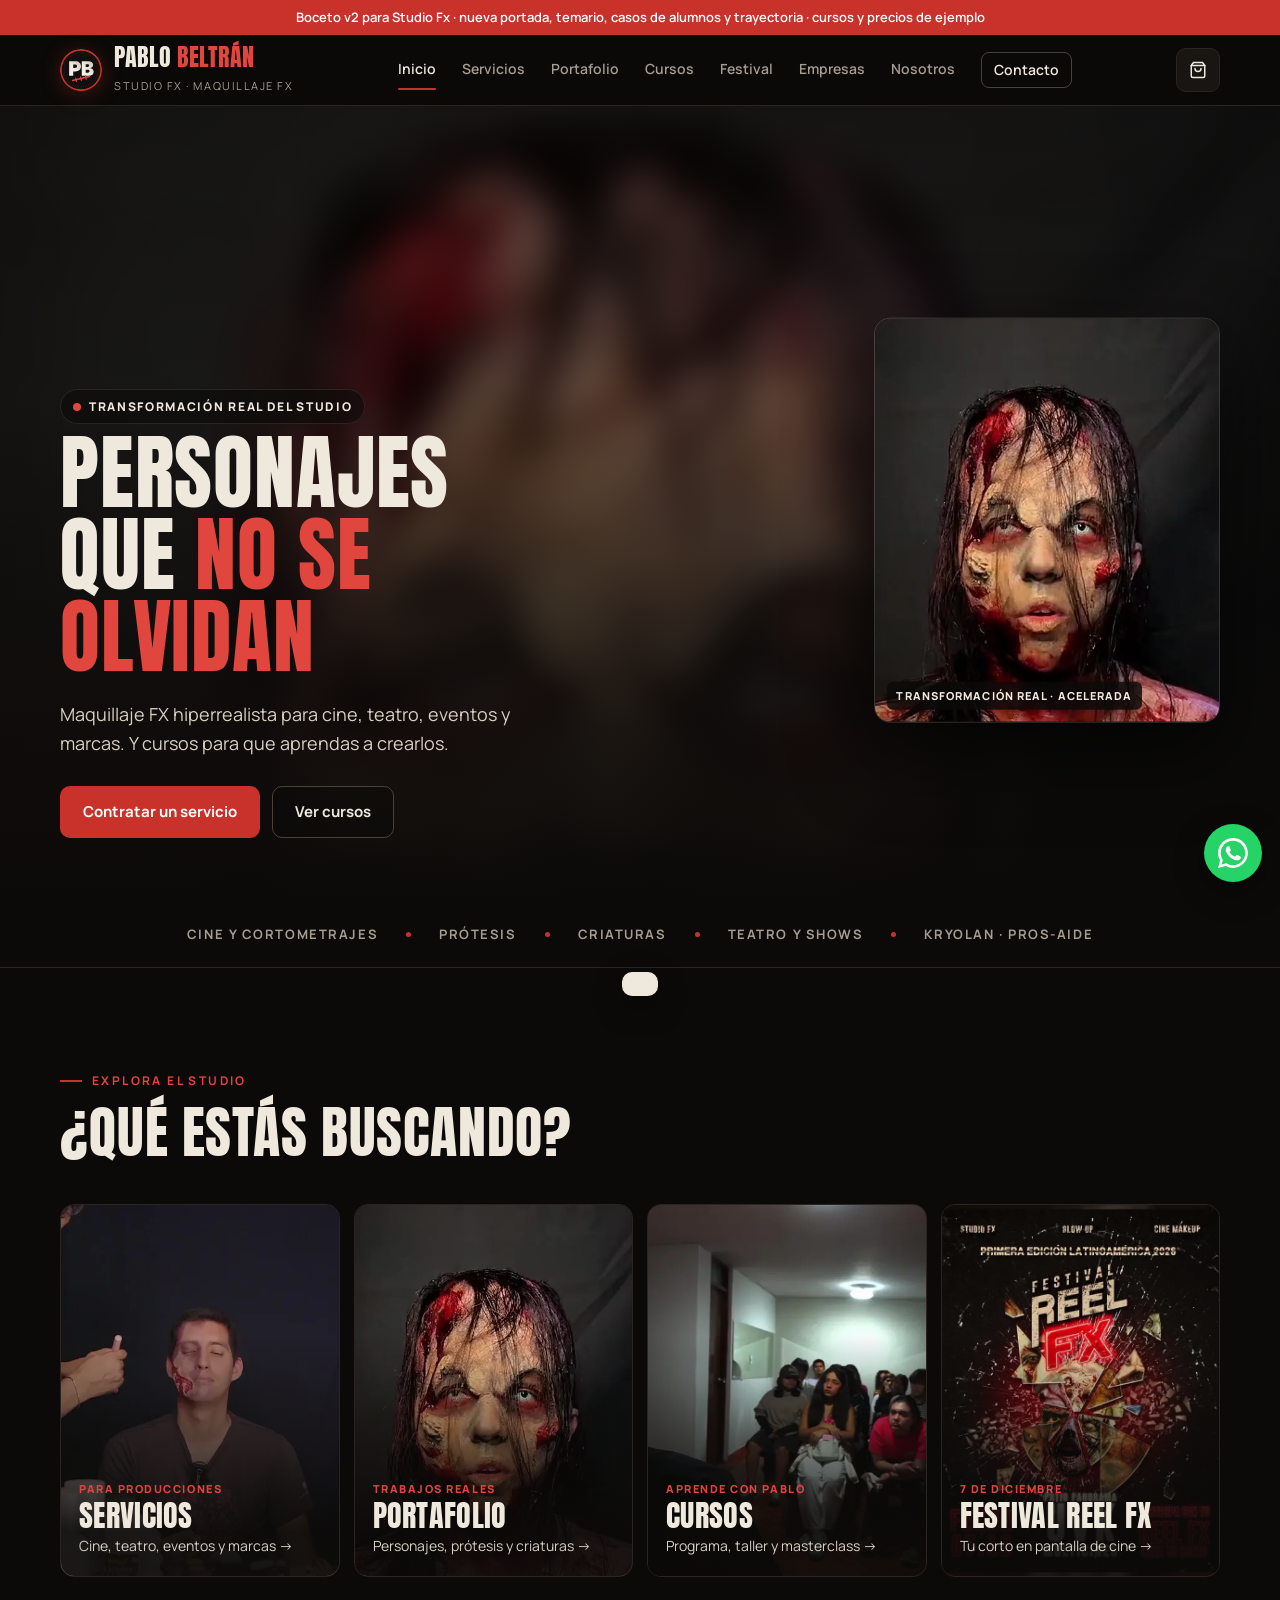
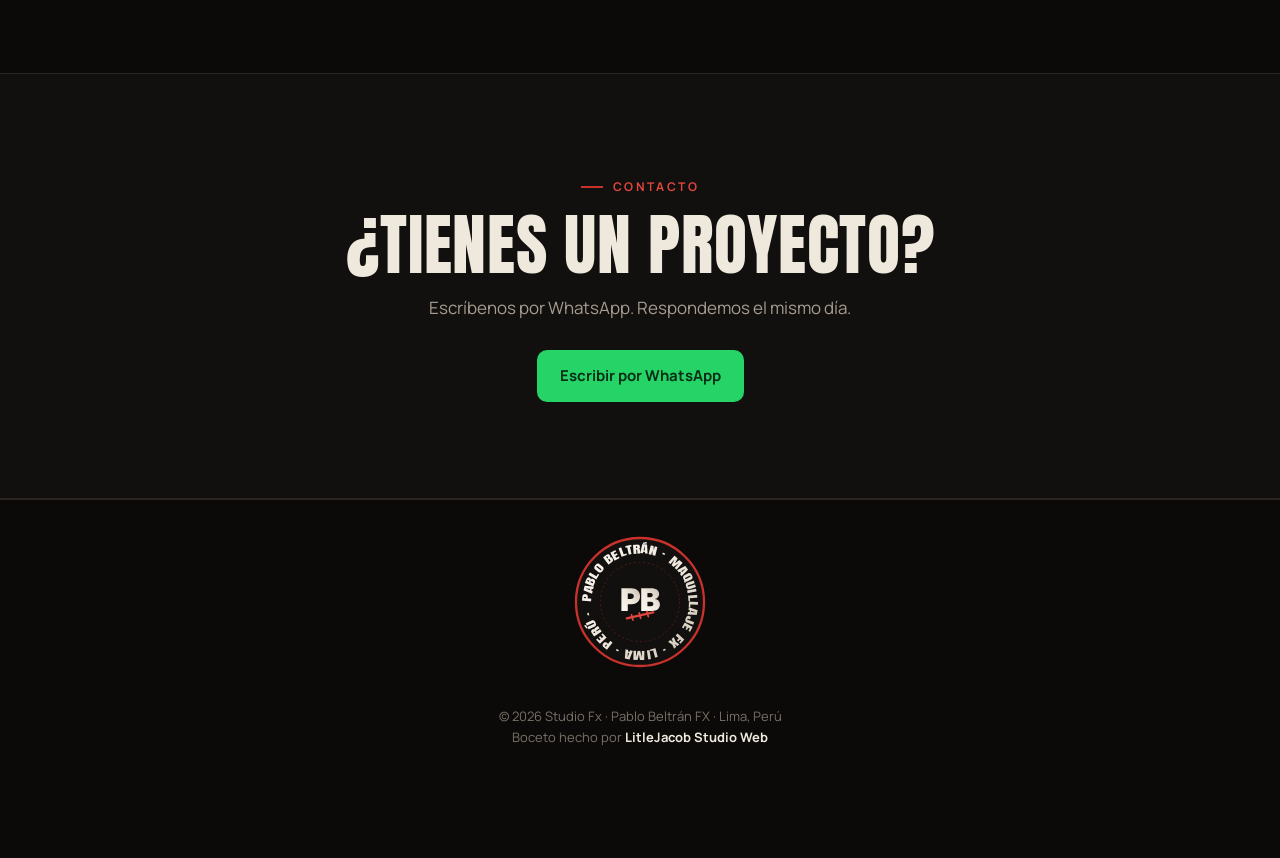
<file: boceto-studiofx-v2/index.html>
<!doctype html>
<html lang="es">
<head>
<meta charset="utf-8">
<meta name="viewport" content="width=device-width, initial-scale=1">
<meta name="robots" content="noindex, nofollow">
<title>Studio Fx · Maquillaje FX y creación de personajes</title>
<meta name="description" content="Creación de personajes para cine, TV, teatro, circo y activaciones. Cursos de maquillaje FX, membresía y charlas para empresas.">
<meta property="og:title" content="Studio Fx · Maquillaje FX y creación de personajes">
<meta property="og:description" content="Personajes para cine, TV, teatro y circo. Cursos de makeup FX, membresía y charlas para empresas.">
<meta property="og:image" content="https://studio.litlejacob.trade/boceto-studiofx-v2/og.jpg">
<meta property="og:type" content="website">
<meta name="theme-color" content="#0b0a09">
<link rel="icon" href="favicon.svg" type="image/svg+xml">
<link rel="icon" href="favicon.png" type="image/png">
<link rel="apple-touch-icon" href="favicon.png">
<link rel="preconnect" href="https://fonts.googleapis.com">
<link rel="preconnect" href="https://fonts.gstatic.com" crossorigin>
<link href="https://fonts.googleapis.com/css2?family=Anton&family=Manrope:wght@400;500;600;700;800&display=swap" rel="stylesheet">
<style>
:root{
  --bg:#0b0a09; --bg2:#12100e; --card:#181512; --line:#2a2520;
  --bone:#efe8dd; --muted:#a69c8f; --soft:#7a7066;
  --red:#c8322b; --red2:#e0463e; --red-soft:rgba(200,50,43,.14);
  --wa:#25d366; --ok:#3ccf7a;
  --r:14px;
}
*{box-sizing:border-box;margin:0;padding:0}
html{scroll-behavior:smooth}
body{font-family:Manrope,Inter,system-ui,sans-serif;background:var(--bg);color:var(--bone);line-height:1.6;-webkit-font-smoothing:antialiased;overflow-x:hidden}
.d{font-family:Anton,"Inter Display",Impact,sans-serif;font-weight:400;letter-spacing:.01em;text-transform:uppercase;line-height:1}
a{color:inherit;text-decoration:none}
button{font-family:inherit;cursor:pointer}
.wrap{max-width:1200px;margin:0 auto;padding:0 20px}
section{padding:96px 0;position:relative}
.alt{background:var(--bg2);border-top:1px solid var(--line);border-bottom:1px solid var(--line)}
.eyebrow{display:inline-flex;align-items:center;gap:10px;color:var(--red2);font-weight:700;font-size:12px;letter-spacing:.2em;text-transform:uppercase;margin-bottom:14px}
.eyebrow:before{content:"";width:22px;height:2px;background:var(--red)}
.head{max-width:640px;margin-bottom:44px}
.head h2{font-size:clamp(34px,5vw,56px);margin-bottom:12px}
.head p{color:var(--muted);font-size:16px}
.note{font-size:12px;color:var(--soft);margin-top:10px}

.proto{background:var(--red);color:#fff;font-size:13px;text-align:center;padding:7px 16px;font-weight:600}

/* Botones */
.btn{display:inline-flex;align-items:center;justify-content:center;gap:8px;padding:13px 22px;border-radius:10px;font-weight:700;font-size:15px;transition:.18s;border:1px solid transparent;white-space:nowrap;background:none;color:inherit}
.btn-red{background:var(--red);color:#fff}
.btn-red:hover{background:var(--red2);transform:translateY(-1px)}
.btn-line{border-color:#4a4239;color:var(--bone)}
.btn-line:hover{border-color:var(--bone)}
.btn-wa{background:var(--wa);color:#062e16}
.btn-sm{padding:9px 15px;font-size:14px;border-radius:8px}
.btn-block{width:100%}
.ic{width:18px;height:18px;flex:none}

/* Espacio para fotos */
.ph{position:relative;background:
  repeating-linear-gradient(135deg,rgba(239,232,221,.035) 0 12px,transparent 12px 24px),
  radial-gradient(120% 90% at 30% 20%,#2a1f1a 0%,#14110f 70%);
  border:1px dashed #4a4239;border-radius:var(--r);display:grid;place-items:center;text-align:center;color:var(--soft);overflow:hidden}
.ph span{display:flex;flex-direction:column;align-items:center;gap:8px;font-size:12px;font-weight:600;letter-spacing:.08em;text-transform:uppercase;padding:12px}
.ph svg{width:28px;height:28px;opacity:.7}
.media{border:0;background:#141210}
.media img,.media video{position:absolute;inset:0;width:100%;height:100%;object-fit:cover;object-position:center 25%}
.media .lb{position:absolute;left:12px;bottom:12px;font-size:11px;font-weight:800;letter-spacing:.1em;text-transform:uppercase;background:rgba(11,10,9,.82);color:var(--bone);padding:5px 9px;border-radius:6px;z-index:2}
.play{position:absolute;inset:0;margin:auto;width:58px;height:58px;border-radius:50%;background:rgba(200,50,43,.92);border:0;display:grid;place-items:center;z-index:2;box-shadow:0 8px 24px rgba(0,0,0,.45);transition:.2s}
.play:hover{transform:scale(1.08)}
.play svg{width:22px;height:22px;opacity:1;margin-left:3px}
.vbox{position:fixed;inset:0;z-index:55;background:rgba(0,0,0,.88);display:grid;place-items:center;padding:16px;opacity:0;pointer-events:none;transition:.25s}
.vbox.on{opacity:1;pointer-events:auto}
.vbox video{max-width:min(460px,100%);max-height:calc(100vh - 90px);border-radius:14px;background:#000}
.vbox .x{position:absolute;top:16px;right:16px}

/* Header */
header{position:sticky;top:0;z-index:30;background:rgba(11,10,9,.92);backdrop-filter:blur(10px);border-bottom:1px solid var(--line)}
.nav{display:flex;align-items:center;justify-content:space-between;height:70px;gap:16px}
.brand{display:flex;align-items:center;gap:12px}
.logo{width:42px;height:42px;border-radius:50%;flex:none}
.brand b{font-size:24px}
.brand small{display:block;font-size:11px;color:var(--muted);letter-spacing:.14em;text-transform:uppercase;margin-top:3px}
.links{display:flex;gap:26px;font-size:14px;color:var(--muted);font-weight:600}
.links a:hover{color:var(--bone)}
.nav-r{display:flex;align-items:center;gap:10px}
.cart-btn{position:relative;width:44px;height:44px;border-radius:10px;border:1px solid var(--line);background:var(--card);color:var(--bone);display:grid;place-items:center}
.cart-btn .n{position:absolute;top:-6px;right:-6px;min-width:20px;height:20px;border-radius:10px;background:var(--red);color:#fff;font-size:11px;font-weight:800;display:grid;place-items:center;padding:0 5px;transform:scale(0);transition:.2s}
.cart-btn .n.on{transform:scale(1)}
.cart-btn.bump{animation:bump .4s}
@keyframes bump{40%{transform:scale(1.15)}}
.menu-btn{display:none;width:44px;height:44px;border-radius:10px;border:1px solid var(--line);background:var(--card);color:var(--bone);place-items:center}

/* Hero */
.hero{padding:72px 0 88px;overflow:hidden}
.hero:before{content:"";position:absolute;inset:0;background:radial-gradient(60% 70% at 85% 30%,rgba(200,50,43,.22),transparent 60%),radial-gradient(40% 50% at 0% 100%,rgba(200,50,43,.10),transparent 60%);pointer-events:none}
.hero-g{display:grid;grid-template-columns:1.1fr .9fr;gap:48px;align-items:center;position:relative}
.hero h1{font-size:clamp(52px,8.4vw,112px);margin:6px 0 22px}
.hero h1 em{font-style:normal;color:var(--red2);display:block}
.hero p.lead{font-size:18px;color:var(--muted);max-width:520px;margin-bottom:30px}
.hero-cta{display:flex;gap:12px;flex-wrap:wrap}
.chips{display:flex;flex-wrap:wrap;gap:8px;margin-top:30px}
.chip{border:1px solid var(--line);border-radius:999px;padding:6px 14px;font-size:13px;color:var(--muted);background:rgba(255,255,255,.02)}
.hero-media{display:grid;grid-template-columns:1fr 1fr;grid-template-rows:290px 250px;gap:12px}
.hero-media .ph:first-child{grid-row:span 2}

/* Servicios */
.grid3{display:grid;grid-template-columns:repeat(3,1fr);gap:18px}
.card{background:var(--card);border:1px solid var(--line);border-radius:var(--r);overflow:hidden;display:flex;flex-direction:column;transition:.2s}
.card:hover{border-color:#4a4239;transform:translateY(-2px)}
.card .ph{border-radius:0;border:0;border-bottom:1px solid var(--line);aspect-ratio:4/3}
.card .bd{padding:20px;display:flex;flex-direction:column;gap:10px;flex:1}
.card h3{font-size:20px;font-weight:800;line-height:1.2}
.card p{color:var(--muted);font-size:14.5px}
.tags{display:flex;flex-wrap:wrap;gap:6px}
.tag{font-size:11.5px;font-weight:700;letter-spacing:.04em;padding:4px 9px;border-radius:6px;background:rgba(255,255,255,.05);color:var(--muted)}
.tag.r{background:var(--red-soft);color:var(--red2)}
.price{display:flex;align-items:baseline;gap:8px;margin-top:auto;padding-top:6px}
.price b{font-size:24px;font-weight:800}
.price s{color:var(--soft);font-size:14px}
.price small{color:var(--muted);font-size:13px}
.row{display:flex;gap:8px;flex-wrap:wrap}

/* Portafolio */
.filters{display:flex;gap:8px;flex-wrap:wrap;margin-bottom:24px}
.f{border:1px solid var(--line);background:var(--card);color:var(--muted);padding:8px 16px;border-radius:999px;font-size:14px;font-weight:700}
.f.on{background:var(--bone);color:var(--bg);border-color:var(--bone)}
.gallery{display:grid;grid-template-columns:repeat(4,1fr);grid-auto-rows:220px;gap:12px;grid-auto-flow:dense}
.gallery .ph{transition:.25s}
.gallery .ph.big{grid-row:span 2}
.gallery .ph.wide{grid-column:span 2}
.gallery .ph.hide{display:none}
.gallery .ph i.old{position:absolute;left:12px;bottom:12px;font-style:normal;font-size:11px;font-weight:800;letter-spacing:.1em;text-transform:uppercase;background:rgba(11,10,9,.8);color:var(--bone);padding:5px 9px;border-radius:6px}

/* Cursos */
.cupos{margin-top:2px}
.bar{height:6px;border-radius:3px;background:#2a2520;overflow:hidden;margin-top:6px}
.bar i{display:block;height:100%;background:var(--red)}
.cupos small{font-size:12.5px;color:var(--muted);font-weight:600}
.cupos small b{color:var(--red2)}

/* Membresía */
.plans{display:grid;grid-template-columns:repeat(3,1fr);gap:18px;align-items:stretch}
.plan{background:var(--card);border:1px solid var(--line);border-radius:var(--r);padding:28px;display:flex;flex-direction:column;gap:16px;position:relative}
.plan.top{border-color:var(--red);box-shadow:0 0 0 1px var(--red),0 20px 50px rgba(200,50,43,.15)}
.plan .badge{position:absolute;top:-12px;left:28px;background:var(--red);color:#fff;font-size:11px;font-weight:800;letter-spacing:.1em;text-transform:uppercase;padding:5px 10px;border-radius:6px}
.plan h3{font-size:30px}
.plan .pr{font-size:42px;font-weight:800;line-height:1}
.plan .pr small{font-size:15px;color:var(--muted);font-weight:600}
.plan ul{list-style:none;display:flex;flex-direction:column;gap:9px;font-size:14.5px;color:var(--muted);flex:1}
.plan li{display:flex;gap:10px}
.plan li:before{content:"";width:16px;height:16px;flex:none;margin-top:3px;border-radius:50%;background:var(--red-soft) url("data:image/svg+xml,%3Csvg xmlns='http://www.w3.org/2000/svg' viewBox='0 0 24 24' fill='none' stroke='%23e0463e' stroke-width='3.5' stroke-linecap='round' stroke-linejoin='round'%3E%3Cpath d='M20 6 9 17l-5-5'/%3E%3C/svg%3E") center/10px no-repeat}

/* Empresas */
.biz{display:grid;grid-template-columns:1fr 1fr;gap:40px;align-items:center}
.biz .ph{aspect-ratio:4/3}
.list{display:flex;flex-direction:column;gap:14px;margin:22px 0 28px}
.list div{display:flex;gap:14px;padding:16px;border:1px solid var(--line);border-radius:12px;background:var(--card)}
.list b{display:block;font-size:16px}
.list span{color:var(--muted);font-size:14px}
.num{font-size:28px;color:var(--red2);width:34px;flex:none}

/* Sobre */
.quotes{display:grid;grid-template-columns:repeat(3,1fr);gap:18px;margin-top:48px}
.quote{background:var(--card);border:1px solid var(--line);border-radius:var(--r);padding:24px;position:relative}
.quote:before{content:"“";position:absolute;top:2px;left:18px;font:400 64px/1 Anton,Impact,sans-serif;color:var(--red)}
.quote p{font-size:16px;color:var(--bone);margin:26px 0 14px;font-weight:600}
.quote small{color:var(--muted);font-size:12.5px}
.fest{display:grid;grid-template-columns:.8fr 1.2fr;gap:48px;align-items:center}
.fest .ph{aspect-ratio:4/5}
.fest .ph img{object-position:center}
.facts{display:grid;grid-template-columns:repeat(3,1fr);gap:12px;margin:24px 0 28px}
.facts div{background:var(--card);border:1px solid var(--line);border-radius:12px;padding:14px}
.facts b{display:block;font-size:22px}
.facts span{font-size:12.5px;color:var(--muted)}
.social{display:flex;gap:10px;flex-wrap:wrap;margin-top:22px}
.social a{display:inline-flex;align-items:center;gap:8px;border:1px solid var(--line);background:var(--card);border-radius:999px;padding:8px 14px;font-size:14px;font-weight:700}
.social a:hover{border-color:var(--bone)}
.about{display:grid;grid-template-columns:.8fr 1.2fr;gap:48px;align-items:center}
.about .ph{aspect-ratio:4/5}
.about h2{font-size:clamp(34px,5vw,54px);margin-bottom:16px}
.about p{color:var(--muted);margin-bottom:14px;font-size:16px}

/* Contacto */
.contact{text-align:center;max-width:720px;margin:0 auto}
.contact h2{font-size:clamp(38px,6vw,68px);margin-bottom:16px}
.contact p{color:var(--muted);margin-bottom:28px;font-size:17px}
footer{padding:36px 0 110px;text-align:center;color:var(--soft);font-size:13px;border-top:1px solid var(--line)}
footer a{color:var(--bone);font-weight:700}

/* Botón flotante WhatsApp */
.fab{position:fixed;right:18px;bottom:18px;z-index:25;width:58px;height:58px;border-radius:50%;background:var(--wa);display:grid;place-items:center;box-shadow:0 10px 30px rgba(0,0,0,.4)}
.fab svg{width:30px;height:30px}

/* Carrito (panel lateral) */
.scrim{position:fixed;inset:0;background:rgba(0,0,0,.6);z-index:40;opacity:0;pointer-events:none;transition:.25s}
.scrim.on{opacity:1;pointer-events:auto}
.drawer{position:fixed;top:0;right:0;bottom:0;width:min(420px,100%);background:var(--bg2);border-left:1px solid var(--line);z-index:41;transform:translateX(100%);transition:.3s cubic-bezier(.2,.8,.2,1);display:flex;flex-direction:column}
.drawer.on{transform:none}
.dh{display:flex;justify-content:space-between;align-items:center;padding:20px;border-bottom:1px solid var(--line)}
.dh h3{font-size:26px}
.x{width:38px;height:38px;border-radius:9px;border:1px solid var(--line);background:var(--card);color:var(--bone);display:grid;place-items:center;font-size:20px}
.items{flex:1;overflow:auto;padding:12px 20px}
.it{display:grid;grid-template-columns:56px 1fr auto;gap:12px;align-items:center;padding:12px 0;border-bottom:1px solid var(--line)}
.it .ph{width:56px;height:56px;border-radius:10px}
.it .ph span{padding:0}
.it b{font-size:14.5px;display:block;line-height:1.3}
.it small{color:var(--muted);font-size:12.5px}
.it .q{display:flex;align-items:center;gap:6px;margin-top:6px}
.it .q button{width:26px;height:26px;border-radius:7px;border:1px solid var(--line);background:var(--card);color:var(--bone);font-weight:800}
.it .q span{min-width:18px;text-align:center;font-weight:700;font-size:14px}
.it .rm{background:none;border:0;color:var(--soft);font-size:12px;text-decoration:underline;margin-left:6px}
.it .pp{font-weight:800}
.empty{text-align:center;color:var(--muted);padding:60px 10px}
.df{padding:20px;border-top:1px solid var(--line);display:flex;flex-direction:column;gap:12px}
.tot{display:flex;justify-content:space-between;font-size:15px;color:var(--muted)}
.tot.big{font-size:20px;color:var(--bone);font-weight:800}

/* ===== Pasarela de pago (v2) ===== */
.modal{position:fixed;inset:0;z-index:50;display:grid;place-items:center;padding:16px;background:rgba(5,4,3,.78);backdrop-filter:blur(6px);opacity:0;pointer-events:none;transition:.25s}
.modal.on{opacity:1;pointer-events:auto}
.pay{width:min(920px,100%);max-height:calc(100vh - 32px);overflow:auto;background:var(--bg2);color:var(--bone);border:1px solid var(--line);border-radius:20px;box-shadow:0 40px 100px rgba(0,0,0,.65);transform:translateY(16px);transition:.3s;display:grid;grid-template-columns:.9fr 1.1fr}
.modal.on .pay{transform:none}
.pay.done{grid-template-columns:1fr;width:min(560px,100%)}
.sum{background:var(--card);border-right:1px solid var(--line);padding:24px;display:flex;flex-direction:column;gap:16px;border-radius:20px 0 0 20px}
.sum .who{display:flex;align-items:center;gap:12px}
.sum .who .logo{width:40px;height:40px}
.sum .who b{display:block;font-size:15px}
.sum .who small{color:var(--muted);font-size:12px}
.sum h4{font-size:12px;letter-spacing:.16em;text-transform:uppercase;color:var(--muted);font-weight:800}
.lines{display:flex;flex-direction:column;gap:12px}
.ln{display:grid;grid-template-columns:52px 1fr auto;gap:12px;align-items:center}
.ln .th{width:52px;height:52px;border-radius:10px;overflow:hidden;background:#141210;border:1px solid var(--line)}
.ln .th img{width:100%;height:100%;object-fit:cover}
.ln b{font-size:14px;line-height:1.3;display:block}
.ln small{color:var(--muted);font-size:12px}
.ln .pp{font-weight:800;font-size:14px;white-space:nowrap}
.coupon{display:flex;gap:8px}
.coupon input{flex:1;min-width:0;background:var(--bg);border:1px solid var(--line);border-radius:10px;padding:10px 12px;color:var(--bone);font:600 14px Manrope,sans-serif;text-transform:uppercase;outline:none}
.coupon input:focus{border-color:#6a5f53}
.coupon button{border:1px solid #4a4239;background:none;color:var(--bone);border-radius:10px;padding:0 14px;font-weight:700;font-size:13px}
.cmsg{font-size:12px;min-height:16px;margin-top:-8px}
.cmsg.ok{color:var(--ok)}.cmsg.bad{color:var(--red2)}
.totals{border-top:1px dashed var(--line);padding-top:14px;display:flex;flex-direction:column;gap:8px;font-size:14px;color:var(--muted)}
.totals div{display:flex;justify-content:space-between}
.totals .disc{color:var(--ok)}
.totals .big{font-size:22px;color:var(--bone);font-weight:800;margin-top:4px}
.trust{margin-top:auto;display:flex;flex-direction:column;gap:8px;font-size:12px;color:var(--soft)}
.trust div{display:flex;align-items:center;gap:8px}
.trust svg{width:15px;height:15px;flex:none;color:var(--ok)}
.chk-main{padding:22px 24px 24px;display:flex;flex-direction:column;gap:14px;min-width:0}
.chk-top{display:flex;align-items:center;justify-content:space-between;gap:10px}
.steps{display:flex;gap:6px;align-items:center;font-size:12px;font-weight:700;color:var(--soft)}
.steps span{display:flex;align-items:center;gap:6px}
.steps i{width:20px;height:20px;border-radius:50%;border:1px solid var(--line);display:grid;place-items:center;font-style:normal;font-size:11px}
.steps .on{color:var(--bone)} .steps .on i{background:var(--red);border-color:var(--red);color:#fff}
.steps .dn i{background:var(--ok);border-color:var(--ok);color:#062e16}
.steps em{width:16px;height:1px;background:var(--line)}
.demo{background:rgba(224,70,62,.1);border:1px solid rgba(224,70,62,.35);color:#f0b2ad;font-size:12.5px;padding:9px 12px;border-radius:10px;font-weight:600}
.demo b{color:#fff}
.tabs{display:grid;grid-template-columns:1fr 1fr;gap:8px}
.tabs button{border:1px solid var(--line);background:var(--card);border-radius:12px;padding:11px 8px;font-size:13.5px;font-weight:800;color:var(--muted);display:flex;align-items:center;justify-content:center;gap:8px}
.tabs button.on{border-color:var(--red);color:var(--bone);background:var(--red-soft)}
.tabs svg{width:18px;height:18px}
.fld{display:flex;flex-direction:column;gap:5px}
.fld label{font-size:12.5px;font-weight:700;color:var(--muted)}
.fld input,.fld select{width:100%;background:var(--bg);border:1px solid var(--line);border-radius:10px;padding:12px 13px;font:600 15px Manrope,sans-serif;color:var(--bone);outline:none;transition:.15s;appearance:none}
.fld select{background-image:url("data:image/svg+xml,%3Csvg xmlns='http://www.w3.org/2000/svg' viewBox='0 0 24 24' fill='none' stroke='%23a69c8f' stroke-width='2'%3E%3Cpath d='m6 9 6 6 6-6'/%3E%3C/svg%3E");background-repeat:no-repeat;background-position:right 12px center;background-size:16px;padding-right:36px}
.fld input:focus,.fld select:focus{border-color:#8a7d6e;box-shadow:0 0 0 3px rgba(239,232,221,.06)}
.fld input::placeholder{color:#5e554c}
.fld.bad input{border-color:var(--red2)}
.fld .e{font-size:12px;color:var(--red2);min-height:0;display:none}
.fld.bad .e{display:block}
.fld .in{position:relative}
.brandc{position:absolute;right:10px;top:50%;transform:translateY(-50%);font:800 10.5px Manrope;letter-spacing:.06em;color:var(--muted);padding:4px 7px;border:1px solid var(--line);border-radius:6px;background:var(--card)}
.two{display:grid;grid-template-columns:1fr 1fr;gap:10px}
/* tarjeta en vivo */
.cc{perspective:1000px;height:170px;margin-bottom:2px}
.cc-in{position:relative;width:100%;max-width:300px;height:100%;margin:0 auto;transition:transform .6s;transform-style:preserve-3d}
.cc.flip .cc-in{transform:rotateY(180deg)}
.cc-f,.cc-b{position:absolute;inset:0;border-radius:16px;backface-visibility:hidden;-webkit-backface-visibility:hidden;overflow:hidden;box-shadow:0 18px 40px rgba(0,0,0,.45);color:#fff}
.cc-f{background:radial-gradient(120% 90% at 100% 0%,#e0463e 0%,#8f1a14 45%,#1a0d0b 100%);padding:18px 20px;display:flex;flex-direction:column;justify-content:space-between}
.cc-f:after{content:"";position:absolute;inset:0;background:repeating-linear-gradient(115deg,rgba(255,255,255,.04) 0 2px,transparent 2px 9px);pointer-events:none}
.cc-r{display:flex;justify-content:space-between;align-items:center;position:relative;z-index:1}
.chip{width:36px;height:27px;border-radius:6px;background:linear-gradient(135deg,#efe8dd,#b9ae9f);opacity:.9}
.cc-brand{font:800 14px Manrope;letter-spacing:.08em}
.cc-num{font:700 19px/1 "Courier New",monospace;letter-spacing:.12em;position:relative;z-index:1;text-shadow:0 1px 2px rgba(0,0,0,.4)}
.cc-r small{display:block;font-size:9px;letter-spacing:.14em;opacity:.7;text-transform:uppercase}
.cc-r b{font-size:13px;letter-spacing:.06em;text-transform:uppercase;max-width:180px;white-space:nowrap;overflow:hidden;text-overflow:ellipsis;display:block}
.cc-b{background:linear-gradient(160deg,#2a1513,#120b0a);transform:rotateY(180deg);padding-top:22px}
.cc-b .strip{height:38px;background:#050404}
.cc-b .sig{margin:16px 20px 0;height:34px;border-radius:5px;background:repeating-linear-gradient(45deg,#efe8dd 0 6px,#d9d0c3 6px 12px);display:flex;justify-content:flex-end;align-items:center;padding-right:10px;font:700 15px "Courier New",monospace;color:#111}
.cc-b small{display:block;margin:10px 20px 0;font-size:10px;opacity:.6}
.cards-ok{display:flex;gap:6px;flex-wrap:wrap}
.cards-ok span{font:800 10.5px Manrope;letter-spacing:.06em;padding:4px 8px;border-radius:6px;border:1px solid var(--line);color:var(--muted)}
.cards-ok span.on{border-color:var(--bone);color:var(--bone)}
/* yape */
.yape{display:grid;grid-template-columns:150px 1fr;gap:16px;align-items:center;background:var(--card);border:1px solid var(--line);border-radius:14px;padding:14px}
.qr{width:150px;height:150px;border-radius:10px;background:#fff;padding:10px}
.qr i{display:block;width:100%;height:100%;background:conic-gradient(#111 0 25%,#fff 0 50%,#111 0 75%,#fff 0) 0 0/18px 18px;border-radius:3px;opacity:.9}
.yape p{font-size:13.5px;color:var(--muted);margin-bottom:8px}
.yape .amt{font-size:26px;font-weight:800;color:var(--bone)}
.yape .num{display:flex;align-items:center;gap:8px;margin-top:6px;font-weight:800}
.yape .num button{border:1px solid var(--line);background:none;color:var(--bone);font-size:12px;font-weight:700;padding:5px 9px;border-radius:7px}
.yape ol{margin:8px 0 0 16px;font-size:12.5px;color:var(--muted)}
.payb{width:100%;background:var(--red);color:#fff;border:0;border-radius:12px;padding:15px;font-size:16px;font-weight:800;display:flex;align-items:center;justify-content:center;gap:8px;transition:.15s}
.payb:hover{background:var(--red2)}
.payb:disabled{opacity:.6}
.payb.alt{background:none;border:1px solid #4a4239;color:var(--bone)}
.secure{display:flex;align-items:center;justify-content:center;gap:6px;font-size:12px;color:var(--soft)}
.secure svg{width:14px;height:14px}
.err{color:var(--red2);font-size:12.5px;font-weight:700;min-height:0}
.ok{text-align:center;padding:30px 26px 26px;display:flex;flex-direction:column;gap:12px;align-items:stretch}
.ok .chk{width:72px;height:72px;border-radius:50%;background:rgba(60,207,122,.12);border:1px solid rgba(60,207,122,.4);display:grid;place-items:center;margin:0 auto 4px;animation:pop .45s cubic-bezier(.2,1.6,.4,1)}
@keyframes pop{from{transform:scale(.4);opacity:0}}
.ok .chk svg{width:34px;height:34px}
.ok h4{font:400 34px/1 Anton,Impact,sans-serif;text-transform:uppercase}
.ok p{color:var(--muted);font-size:14.5px}
.rcpt{background:var(--card);border:1px solid var(--line);border-radius:14px;padding:14px 16px;text-align:left;font-size:13.5px;display:flex;flex-direction:column;gap:7px}
.rcpt div{display:flex;justify-content:space-between;gap:12px}
.rcpt span{color:var(--muted)}
.rcpt .t{border-top:1px dashed var(--line);padding-top:8px;font-weight:800;font-size:15px}
.next{background:var(--card);border:1px solid var(--line);border-radius:14px;padding:14px 16px;text-align:left;font-size:13.5px;color:var(--muted)}
.next b{color:var(--bone);display:block;margin-bottom:4px}
.spin{width:18px;height:18px;border-radius:50%;border:2.5px solid rgba(255,255,255,.35);border-top-color:#fff;animation:sp .7s linear infinite}
@keyframes sp{to{transform:rotate(360deg)}}
@media (max-width:820px){
  .pay{grid-template-columns:1fr}
  .sum{border-right:0;border-bottom:1px solid var(--line);border-radius:20px 20px 0 0}
  .sum .lines,.sum .trust{display:none}
  .sum.open .lines{display:flex}
}
@media (max-width:480px){
  .modal{padding:0;place-items:end center}
  .pay{max-height:94vh;border-radius:20px 20px 0 0}
  .yape{grid-template-columns:1fr;justify-items:center;text-align:center}
  .steps .lbl{display:none}
}

/* Toast */
.toast{position:fixed;left:50%;bottom:24px;transform:translate(-50%,120px);background:var(--bone);color:var(--bg);font-weight:700;font-size:14px;padding:12px 18px;border-radius:10px;z-index:60;transition:.3s;box-shadow:0 10px 30px rgba(0,0,0,.4)}
.toast.on{transform:translate(-50%,0)}

/* Celular */
@media (max-width:960px){
  .quotes{grid-template-columns:1fr}
  .fest{grid-template-columns:1fr}
  .fest .ph{max-width:420px}

  .links{display:none}
  .links.open{display:flex;position:absolute;top:70px;left:0;right:0;flex-direction:column;gap:0;background:var(--bg2);border-bottom:1px solid var(--line);padding:6px 20px}
  .links.open a{padding:14px 0;border-bottom:1px solid var(--line);font-size:16px;color:var(--bone)}
  .menu-btn{display:grid}
  .hero-g,.biz,.about{grid-template-columns:1fr}
  .hero-media{grid-template-rows:200px 160px}
  .grid3,.plans{grid-template-columns:1fr 1fr}
  .gallery{grid-template-columns:repeat(2,1fr);grid-auto-rows:180px}
}
@media (max-width:640px){
  .facts{grid-template-columns:1fr 1fr}

  section{padding:68px 0}
  .hero{padding:44px 0 64px}
  .grid3,.plans{grid-template-columns:1fr}
  .gallery .ph.wide{grid-column:span 1}
  .brand small{display:none}
  .hero-cta .btn{flex:1}
}

/* ===== V2: portada a pantalla completa (ref. Fractured FX) ===== */
.hero2{position:relative;min-height:calc(100vh - 104px);min-height:calc(100svh - 104px);display:flex;align-items:flex-end;padding:0 0 64px;overflow:hidden}
.hero2 video{position:absolute;inset:0;width:100%;height:100%;object-fit:cover;object-position:center 30%}
.hero2:after{content:"";position:absolute;inset:0;background:linear-gradient(180deg,rgba(11,10,9,.35) 0%,rgba(11,10,9,.15) 35%,rgba(11,10,9,.85) 78%,var(--bg) 100%),radial-gradient(80% 60% at 0% 100%,rgba(200,50,43,.25),transparent 60%)}
.hero2 .wrap{position:relative;z-index:2;width:100%}
.hero2 h1{font-size:clamp(56px,10vw,150px);margin:8px 0 22px;max-width:11ch}
.hero2 h1 em{font-style:normal;color:var(--red2)}
.hero2 .lead{font-size:18px;color:#d8cfc3;max-width:460px;margin-bottom:28px}
.hero2 .bottom{display:flex;justify-content:space-between;align-items:flex-end;gap:24px;flex-wrap:wrap}
.hero2 .live{display:inline-flex;align-items:center;gap:8px;font-size:12px;font-weight:800;letter-spacing:.14em;text-transform:uppercase;color:var(--bone);background:rgba(11,10,9,.6);border:1px solid var(--line);padding:7px 12px;border-radius:999px}
.hero2 .live i{width:8px;height:8px;border-radius:50%;background:var(--red2);animation:pulse 1.4s infinite}
@keyframes pulse{50%{opacity:.25}}
.scroll{display:flex;flex-direction:column;align-items:center;gap:8px;font-size:11px;letter-spacing:.2em;text-transform:uppercase;color:var(--muted)}
.scroll:after{content:"";width:1px;height:38px;background:linear-gradient(var(--bone),transparent)}
.strip{display:flex;gap:28px;justify-content:center;flex-wrap:wrap;padding:22px 20px;border-bottom:1px solid var(--line);color:var(--muted);font-size:13px;font-weight:700;letter-spacing:.12em;text-transform:uppercase}
.strip span{display:flex;align-items:center;gap:28px}
.strip span+span:before{content:"";width:5px;height:5px;border-radius:50%;background:var(--red)}

/* ===== V2: proceso -> resultado (ref. Odd Studio) ===== */
.ba{position:relative;overflow:hidden;border-radius:var(--r);background:#141210;user-select:none;touch-action:pan-y}
.ba img{position:absolute;inset:0;width:100%;height:100%;object-fit:cover;object-position:center 25%;pointer-events:none}
.ba .top{clip-path:inset(0 0 0 var(--x,50%))}
.ba .line{position:absolute;top:0;bottom:0;left:var(--x,50%);width:2px;background:var(--bone);transform:translateX(-1px);z-index:2;pointer-events:none}
.ba .knob{position:absolute;top:50%;left:var(--x,50%);width:44px;height:44px;margin:-22px 0 0 -22px;border-radius:50%;background:var(--bone);color:var(--bg);display:grid;place-items:center;z-index:3;box-shadow:0 6px 20px rgba(0,0,0,.5);pointer-events:none;font-weight:800;font-size:14px}
.ba input{position:absolute;inset:0;width:100%;height:100%;opacity:0;cursor:ew-resize;z-index:4;margin:0}
.ba .tg{position:absolute;bottom:12px;z-index:2;font-size:11px;font-weight:800;letter-spacing:.1em;text-transform:uppercase;background:rgba(11,10,9,.82);padding:5px 9px;border-radius:6px}
.ba .tg.l{left:12px}.ba .tg.r{right:12px;color:var(--red2)}
.gallery .ba.hide{display:none}

/* ===== V2: cursos con temario y profesor (ref. BIMANA FX) ===== */
.teacher{display:grid;grid-template-columns:120px 1fr auto;gap:22px;align-items:center;background:var(--card);border:1px solid var(--line);border-radius:var(--r);padding:18px 22px;margin-bottom:24px}
.teacher .ph{width:120px;height:120px;border-radius:50%}
.teacher small{color:var(--red2);font-weight:800;letter-spacing:.16em;text-transform:uppercase;font-size:11.5px}
.teacher h3{font-size:30px;margin:4px 0 6px}
.teacher p{color:var(--muted);font-size:14.5px;max-width:560px}
.lvl{display:flex;gap:8px;flex-wrap:wrap}
.lvl span{font-size:12px;font-weight:800;padding:6px 11px;border-radius:999px;border:1px solid var(--line);color:var(--muted)}
.lvl span.on{border-color:var(--red);color:var(--red2);background:var(--red-soft)}
details.mods{border:1px solid var(--line);border-radius:10px;background:rgba(255,255,255,.02)}
details.mods summary{list-style:none;cursor:pointer;padding:10px 12px;font-size:13.5px;font-weight:800;display:flex;justify-content:space-between;align-items:center}
details.mods summary::-webkit-details-marker{display:none}
details.mods summary:after{content:"+";font-size:18px;color:var(--red2)}
details.mods[open] summary:after{content:"–"}
details.mods ol{list-style:none;padding:0 12px 12px;display:flex;flex-direction:column;gap:8px;counter-reset:m}
details.mods li{counter-increment:m;display:grid;grid-template-columns:30px 1fr;gap:8px;font-size:13.5px;color:var(--muted);align-items:start}
details.mods li:before{content:"M" counter(m);font:400 14px/1.4 Anton,Impact,sans-serif;color:var(--red2)}
details.mods li b{color:var(--bone);font-weight:700}

/* ===== V2: casos de alumnos (ref. Dick Smith) ===== */
.cases{display:grid;grid-template-columns:repeat(3,1fr);gap:18px;margin-top:56px}
.case{background:var(--card);border:1px solid var(--line);border-radius:var(--r);overflow:hidden;display:flex;flex-direction:column}
.case .ph{aspect-ratio:16/10;border-radius:0;border:0}
.case .bd{padding:20px 22px 22px;display:flex;flex-direction:column;gap:10px;flex:1}
.case .k{font-size:11px;font-weight:800;letter-spacing:.14em;text-transform:uppercase;color:var(--red2)}
.case p{font-size:16px;font-weight:600;line-height:1.5}
.case p:before{content:"“";color:var(--red);font:400 30px/0 Anton,Impact,sans-serif;vertical-align:-10px;margin-right:4px}
.case small{color:var(--muted);font-size:12.5px;margin-top:auto}
.cases-h{display:flex;justify-content:space-between;align-items:flex-end;gap:16px;flex-wrap:wrap;margin-top:72px}
.cases-h h3{font-size:clamp(28px,4vw,40px)}

/* ===== V2: línea de tiempo (ref. portafolio Amelia) ===== */
.tl{list-style:none;margin:26px 0 8px;position:relative;padding-left:26px}
.tl:before{content:"";position:absolute;left:6px;top:6px;bottom:6px;width:2px;background:linear-gradient(var(--red),var(--line))}
.tl li{position:relative;padding:0 0 18px}
.tl li:before{content:"";position:absolute;left:-26px;top:5px;width:14px;height:14px;border-radius:50%;background:var(--bg);border:2px solid var(--red)}
.tl li.now:before{background:var(--red);box-shadow:0 0 0 5px var(--red-soft)}
.tl small{display:block;font-size:11px;font-weight:800;letter-spacing:.16em;text-transform:uppercase;color:var(--red2)}
.tl b{display:block;font-size:16px;color:var(--bone)}
.tl span{font-size:14px;color:var(--muted)}

@media (max-width:960px){
  .cases{grid-template-columns:1fr}
  .teacher{grid-template-columns:90px 1fr}
  .teacher .ph{width:90px;height:90px}
  .teacher .lvl{grid-column:1/-1}
}
@media (max-width:640px){
  .hero2{min-height:calc(100svh - 120px);padding-bottom:40px}
  .hero2 .lead{font-size:16px}
  .scroll{display:none}
  .strip{gap:14px;font-size:11px}
  .strip span{gap:14px}
  .teacher{grid-template-columns:1fr;text-align:left}
  .hero2 .hero-cta{display:grid;grid-template-columns:1fr 1fr;gap:10px}
  .hero2 .hero-cta .btn{padding:13px 8px;font-size:14px}
  .gallery .ba{grid-column:1/-1}
}

/* ===== Pestañas ===== */
.pg-hide{display:none!important}
section,#explora{scroll-margin-top:78px}
.links a{position:relative;padding:6px 0}
.links a.on{color:var(--bone)}
.links a.on:after{content:"";position:absolute;left:0;right:0;bottom:-2px;height:2px;background:var(--red);border-radius:2px}
.links a.cta{color:var(--bone);border:1px solid #4a4239;border-radius:8px;padding:6px 12px}
.links a.cta:hover{border-color:var(--bone)}
.logo{filter:drop-shadow(0 3px 10px rgba(200,50,43,.3))}
.gold{color:var(--red2)}
.seal{width:132px;height:132px;display:block;margin:0 auto 18px}
.tiles{display:grid;grid-template-columns:repeat(4,1fr);gap:14px}
.tile{position:relative;aspect-ratio:3/4;border-radius:var(--r);overflow:hidden;border:1px solid var(--line);background:#141210;display:block}
.tile img{position:absolute;inset:0;width:100%;height:100%;object-fit:cover;object-position:center 25%;transition:transform .5s}
.tile:after{content:"";position:absolute;inset:0;background:linear-gradient(180deg,transparent 35%,rgba(11,10,9,.92) 88%)}
.tile:hover img{transform:scale(1.05)}
.tile div{position:absolute;left:18px;right:18px;bottom:18px;z-index:2;display:flex;flex-direction:column;gap:4px}
.tile small{font-size:11px;font-weight:800;letter-spacing:.14em;text-transform:uppercase;color:var(--red2)}
.tile b{font-size:30px}
.tile span{font-size:14px;color:#d8cfc3}
.hero-clip{display:none}
@media (min-width:961px){
  .hero2 .bgv{filter:blur(16px) brightness(.55);transform:scale(1.1)}
  .hero2 .scroll{display:none}
  .hero-clip{display:block;position:absolute;z-index:2;right:max(20px,calc((100vw - 1200px)/2 + 20px));top:50%;transform:translateY(-46%);width:min(380px,27vw);aspect-ratio:360/422;border-radius:16px;overflow:hidden;border:1px solid rgba(239,232,221,.18);box-shadow:0 30px 80px rgba(0,0,0,.6)}
  .hero-clip video{position:absolute;inset:0;width:100%;height:100%;object-fit:cover}
  .hero-clip .lb{position:absolute;left:12px;bottom:12px;font-size:11px;font-weight:800;letter-spacing:.1em;text-transform:uppercase;background:rgba(11,10,9,.82);padding:5px 9px;border-radius:6px}
  .hero2 h1{max-width:9ch;font-size:clamp(56px,6.4vw,122px)}
}
@media (max-width:1100px){ .links{gap:18px} }
@media (max-width:960px){
  .tiles{grid-template-columns:1fr 1fr}
  .links a.on:after{display:none}
  .links a.on{color:var(--red2)}
  .links a.cta{border:0;border-bottom:1px solid var(--line);border-radius:0;padding:14px 0}
}
@media (max-width:640px){ .tile b{font-size:24px} .tile div{left:12px;right:12px;bottom:12px} .tile span{font-size:12.5px} }
</style>
</head>
<body>

<div class="proto">Boceto v2 para Studio Fx · nueva portada, temario, casos de alumnos y trayectoria · cursos y precios de ejemplo</div>

<header>
  <div class="wrap nav">
    <a href="#inicio" class="brand">
      <svg class="logo" viewBox="0 0 42 42" aria-hidden="true" xmlns="http://www.w3.org/2000/svg"><defs><linearGradient id="gHd" x1="0" y1="0" x2="1" y2="1"><stop offset="0" stop-color="#fbf7f1"/><stop offset=".5" stop-color="#efe8dd"/><stop offset="1" stop-color="#cbc1b2"/></linearGradient></defs><circle cx="21" cy="21" r="20.2" fill="#12100e" stroke="#c8322b" stroke-width="1.8"/><circle cx="21" cy="21" r="17" fill="none" stroke="#c8322b" stroke-opacity=".35" stroke-width=".6" stroke-dasharray="1.2 1.4"/><g fill="url(#gHd)" transform="translate(8.37 26.80) scale(0.0098 -0.0098)"><path transform="translate(0)" d="M80 0H496V450H713C1069 450 1292 651 1292 970C1292 1289 1069 1490 713 1490H80ZM496 792V1148H682C807 1148 886 1079 886 970C886 861 807 792 682 792Z"/><path transform="translate(1287)" d="M80 0H782C1105 0 1296 178 1296 422C1296 632 1150 776 958 783V785C1131 818 1246 945 1246 1118C1246 1335 1066 1490 726 1490H80ZM484 312V606H704C805 606 870 548 870 459C870 370 805 312 704 312ZM484 900V1178H679C771 1178 830 1123 830 1039C830 955 771 900 679 900Z"/></g><path d="M12.6 31.4 29.4 27.6" stroke="#e0463e" stroke-width="1.5" stroke-linecap="round"/><path d="M15.6 29.1l.9 3.4M20.5 28l.9 3.4M25.4 26.9l.9 3.4" stroke="#e0463e" stroke-width="1.1" stroke-linecap="round"/></svg>
      <div><b class="d">Pablo <span class="gold">Beltrán</span></b><small>Studio FX · Maquillaje FX</small></div>
    </a>
    <nav class="links" id="links">
      <a href="#inicio">Inicio</a>
      <a href="#servicios">Servicios</a>
      <a href="#portafolio">Portafolio</a>
      <a href="#cursos">Cursos</a>
      <a href="#festival">Festival</a>
      <a href="#empresas">Empresas</a>
      <a href="#sobre">Nosotros</a>
      <a href="#contacto" class="cta">Contacto</a>
    </nav>
    <div class="nav-r">
      <button class="cart-btn" id="cartBtn" aria-label="Ver carrito">
        <svg class="ic" viewBox="0 0 24 24" fill="none" stroke="currentColor" stroke-width="2" stroke-linecap="round" stroke-linejoin="round"><path d="M6 2 3 6v14a2 2 0 0 0 2 2h14a2 2 0 0 0 2-2V6l-3-4z"/><path d="M3 6h18"/><path d="M16 10a4 4 0 0 1-8 0"/></svg>
        <span class="n" id="cartN">0</span>
      </button>
      <button class="menu-btn" id="menuBtn" aria-label="Menú"><svg class="ic" viewBox="0 0 24 24" fill="none" stroke="currentColor" stroke-width="2" stroke-linecap="round"><path d="M4 7h16M4 12h16M4 17h16"/></svg></button>
    </div>
  </div>
</header>

<!-- INICIO -->
<section class="hero2" id="inicio" data-page="inicio">
  <video class="bgv" src="img/transformacion.mp4" poster="img/zombie.webp" autoplay muted loop playsinline></video>
  <div class="hero-clip"><video src="img/transformacion.mp4" poster="img/zombie.webp" autoplay muted loop playsinline></video><span class="lb">Transformación real · acelerada</span></div>
  <div class="wrap">
    <span class="live"><i></i> Transformación real del Studio</span>
    <h1 class="d">Personajes que <em>no se olvidan</em></h1>
    <div class="bottom">
      <div>
        <p class="lead">Maquillaje FX hiperrealista para cine, teatro, eventos y marcas. Y cursos para que aprendas a crearlos.</p>
        <div class="hero-cta">
          <a href="#servicios" class="btn btn-red">Contratar un servicio</a>
          <a href="#cursos" class="btn btn-line" style="background:rgba(11,10,9,.5)">Ver cursos</a>
        </div>
      </div>
      <a href="#portafolio" class="scroll">Ver trabajos</a>
    </div>
  </div>
</section>
<div class="strip" data-page="inicio"><span>Cine y cortometrajes</span><span>Prótesis</span><span>Criaturas</span><span>Teatro y shows</span><span>Kryolan · Pros-Aide</span></div>

<section id="explora" data-page="inicio">
  <div class="wrap">
    <div class="head"><span class="eyebrow">Explora el Studio</span><h2 class="d">¿Qué estás buscando?</h2></div>
    <div class="tiles">
      <a class="tile" href="#servicios"><img src="img/tutorial-heridas.webp" alt="" loading="lazy"><div><small>Para producciones</small><b class="d">Servicios</b><span>Cine, teatro, eventos y marcas →</span></div></a>
      <a class="tile" href="#portafolio"><img src="img/zombie.webp" alt="" loading="lazy"><div><small>Trabajos reales</small><b class="d">Portafolio</b><span>Personajes, prótesis y criaturas →</span></div></a>
      <a class="tile" href="#cursos"><img src="img/curso-salon.webp" alt="" loading="lazy"><div><small>Aprende con Pablo</small><b class="d">Cursos</b><span>Programa, taller y masterclass →</span></div></a>
      <a class="tile" href="#festival"><img src="img/festival-afiche.webp" alt="" loading="lazy"><div><small>7 de diciembre</small><b class="d">Festival Reel FX</b><span>Tu corto en pantalla de cine →</span></div></a>
    </div>
  </div>
</section>

<!-- SERVICIOS -->
<section class="alt" id="servicios" data-page="servicios">
  <div class="wrap">
    <div class="head">
      <span class="eyebrow">Servicios</span>
      <h2 class="d">Lo que hacemos por tu producción</h2>
      <p>Efectos hiperrealistas que aguantan el gesto, el movimiento y la cámara. Reserva desde la web o pide una cotización a medida.</p>
    </div>
    <div class="grid3" id="svcGrid"></div>
    <p class="note">* Precios de ejemplo para el boceto.</p>
  </div>
</section>

<!-- PORTAFOLIO -->
<section id="portafolio" data-page="portafolio">
  <div class="wrap">
    <div class="head">
      <span class="eyebrow">Portafolio</span>
      <h2 class="d">Nuestros personajes</h2>
      <p>Heridas, prótesis, criaturas, shows y activaciones hechos por el Studio. Toca ▶ para ver los videos o desliza en «Proceso → resultado».</p>
    </div>
    <div class="filters" id="filters">
      <button class="f on" data-f="all">Todos</button>
      <button class="f" data-f="pj">Personajes</button>
      <button class="f" data-f="pr">Prótesis</button>
      <button class="f" data-f="marca">Activaciones</button>
      <button class="f" data-f="bts">Detrás de cámaras</button>
      <button class="f" data-f="ba">Proceso → resultado</button>
    </div>
    <div class="gallery" id="gallery"></div>
  </div>
</section>

<!-- CURSOS -->
<section class="alt" id="cursos" data-page="cursos">
  <div class="wrap">
    <div class="head">
      <span class="eyebrow">Cursos de makeup FX</span>
      <h2 class="d">Aprende a crear tus propios personajes</h2>
      <p>Aprende con los mismos productos que usa el cine: Kryolan, Pros-Aide, transfers y sangres profesionales. Cupos limitados por grupo.</p>
    </div>
    <div class="teacher">
      <div class="ph media"><img src="img/artista.webp" alt="Pablo Beltrán" style="object-position:center 12%"></div>
      <div><small>Tu profesor</small><h3 class="d">Pablo Beltrán</h3><p>Artista de maquillaje FX para cine, cortometrajes, teatro y marcas. Enseña con los mismos productos que usa en rodaje.</p></div>
      <div class="lvl" id="lvl"><span class="on" data-l="all">Todos</span><span data-l="Inicial">Inicial</span><span data-l="Intermedio">Intermedio</span><span data-l="Avanzado">Avanzado</span></div>
    </div>
    <div class="grid3" id="courseGrid"></div>
    <p class="note">* Precios, fechas y cupos de referencia: se confirman con Studio Fx.</p>
    <div class="cases-h"><div><span class="eyebrow">Casos de alumnos</span><h3 class="d">Lo que se llevan de la masterclass</h3></div></div>
    <div class="cases" style="margin-top:24px">
      <article class="case"><div class="ph media"><img src="img/masterclass-demo.webp" alt="Demostración en la masterclass" loading="lazy"></div><div class="bd"><span class="k">Productos del cine</span><p>Excelente poder conocer productos nuevos que realmente sirvan para crear un maquillaje que resalte.</p><small>Asistente a la masterclass</small></div></article>
      <article class="case"><div class="ph media"><img src="img/criatura-masterclass.webp" alt="Criatura creada en vivo" loading="lazy"></div><div class="bd"><span class="k">La criatura en vivo</span><p>Uno cree que sale de la nada, pero de verdad es un proceso de años. Es impresionante.</p><small>Asistente a la masterclass</small></div></article>
      <article class="case"><div class="ph media"><img src="img/masterclass-grupo.webp" alt="Grupo de la masterclass" loading="lazy"></div><div class="bd"><span class="k">Comunidad y contactos</span><p>Nos ayuda a convivir, conocer gente y hacer contactos para diferentes proyectos.</p><small>Asistente a la masterclass</small></div></article>
    </div>
  </div>
</section>

<!-- FESTIVAL -->
<section id="festival" data-page="festival">
  <div class="wrap fest">
    <div class="ph media"><img src="img/festival-afiche.webp" alt="Afiche del Festival Reel FX"><button class="play" data-video="../boceto-studiofx/img/video-festival.mp4" aria-label="Ver video"><svg viewBox="0 0 24 24" fill="#fff"><path d="M6 4l14 8-14 8z"/></svg></button></div>
    <div>
      <span class="eyebrow">Primera edición Latinoamérica 2026</span>
      <h2 class="d" style="font-size:clamp(38px,6vw,72px);margin-bottom:14px">Festival Reel FX</h2>
      <p style="color:var(--muted);font-size:16px">Crea tu corto con maquillaje FX y míralo proyectado en la pantalla grande de un cine, con sonido de sala, junto a otros artistas y realizadores. Organizan Studio FX, Glow Up y Cine Makeup.</p>
      <div class="facts">
        <div><b class="d">07.12</b><span>7 de diciembre</span></div>
        <div><b class="d">UVK</b><span>Multicines · Patio Panorama</span></div>
        <div><b class="d">Reel FX</b><span>Participa con tu corto</span></div>
      </div>
      <div class="row">
        <a class="btn btn-red" target="_blank" rel="noopener" href="https://wa.me/51941708628?text=Hola%20Studio%20Fx%2C%20quiero%20participar%20en%20el%20Festival%20Reel%20FX">Quiero participar</a>
        <button class="btn btn-line" data-video="../boceto-studiofx/img/video-festival.mp4">Ver el video</button>
      </div>
    </div>
  </div>
</section>

<!-- MEMBRESÍA -->
<section id="membresia" data-page="cursos">
  <div class="wrap">
    <div class="head">
      <span class="eyebrow">Membresía</span>
      <h2 class="d">Únete al Studio</h2>
      <p>Clases grabadas, descuentos en cursos presenciales y comunidad privada. Cancela cuando quieras.</p>
    </div>
    <div class="plans" id="plans"></div>
    <p class="note">* Planes y beneficios de ejemplo para el boceto.</p>
  </div>
</section>

<!-- EMPRESAS -->
<section class="alt" id="empresas" data-page="empresas">
  <div class="wrap biz">
    <div>
      <span class="eyebrow">Para empresas</span>
      <h2 class="d" style="font-size:clamp(34px,5vw,54px);margin-bottom:12px">Masterclasses, charlas y activaciones</h2>
      <p style="color:var(--muted)">Llevamos el maquillaje FX a tu evento: masterclasses con demostración en vivo, charlas para equipos y personajes para tiendas y lanzamientos de marca.</p>
      <div class="list">
        <div><span class="num d">1</span><p><b>Masterclasses y charlas</b><span>Presentación, productos del cine y una criatura creada frente al público.</span></p></div>
        <div><span class="num d">2</span><p><b>Shows y eventos nocturnos</b><span>Personajes caracterizados para escenario, recorridos y experiencias.</span></p></div>
        <div><span class="num d">3</span><p><b>Activaciones en tienda</b><span>Transformaciones en vivo para marcas de maquillaje y centros comerciales.</span></p></div>
      </div>
      <a class="btn btn-wa" target="_blank" rel="noopener" href="https://wa.me/51941708628?text=Hola%20Studio%20Fx%2C%20quiero%20cotizar%20una%20charla%20o%20activaci%C3%B3n%20para%20mi%20empresa">
        <svg class="ic" viewBox="0 0 24 24" fill="currentColor"><path d="M17.5 14.4c-.3-.1-1.7-.8-2-.9-.3-.1-.5-.1-.7.1-.2.3-.8.9-.9 1.1-.2.2-.3.2-.6.1-.3-.1-1.2-.5-2.3-1.4-.9-.8-1.4-1.7-1.6-2-.2-.3 0-.5.1-.6l.4-.5.3-.5c.1-.2 0-.4 0-.5l-.9-2.2c-.2-.6-.5-.5-.7-.5h-.6c-.2 0-.5.1-.8.4-.3.3-1 1-1 2.5s1.1 2.9 1.2 3.1c.1.2 2.1 3.2 5.1 4.5.7.3 1.3.5 1.7.6.7.2 1.4.2 1.9.1.6-.1 1.7-.7 2-1.4.2-.7.2-1.2.2-1.4-.1-.1-.3-.2-.6-.3zM12 21.8c-1.8 0-3.5-.5-5-1.4l-.4-.2-3.7 1 1-3.6-.2-.4c-1-1.6-1.5-3.4-1.5-5.2 0-5.4 4.4-9.8 9.8-9.8 2.6 0 5.1 1 6.9 2.9 1.9 1.9 2.9 4.3 2.9 6.9 0 5.4-4.4 9.8-9.8 9.8zM20.5 3.5C18.2 1.2 15.2 0 12 0 5.4 0 .1 5.3.1 11.9c0 2.1.5 4.2 1.6 6L0 24l6.3-1.6c1.8 1 3.8 1.5 5.7 1.5 6.6 0 11.9-5.3 11.9-11.9 0-3.2-1.2-6.2-3.4-8.5z"/></svg>
        Cotizar para mi empresa
      </a>
    </div>
    <div class="ph media"><img src="img/masterclass-charla.webp" alt="Masterclass de maquillaje FX"><button class="play" data-video="../boceto-studiofx/img/video-masterclass.mp4" aria-label="Ver video"><svg viewBox="0 0 24 24" fill="#fff"><path d="M6 4l14 8-14 8z"/></svg></button><span class="lb">Masterclass</span></div>
  </div>
</section>

<!-- SOBRE -->
<section id="sobre" data-page="nosotros">
  <div class="wrap about">
    <div class="ph media"><img src="img/artista.webp" alt="El artista en Studio Fx" style="object-position:center 10%"><button class="play" data-video="../boceto-studiofx/img/video-artista.mp4" aria-label="Ver video"><svg viewBox="0 0 24 24" fill="#fff"><path d="M6 4l14 8-14 8z"/></svg></button><span class="lb">Mira el video</span></div>
    <div>
      <span class="eyebrow">Sobre el Studio</span>
      <h2 class="d">Detrás de cada personaje</h2>
      <p>Studio Fx es el estudio de <b style="color:var(--bone)">Pablo Beltrán</b>, artista de maquillaje de efectos especiales. Crea heridas, prótesis, criaturas y personajes completos para cine, cortometrajes, teatro, eventos y marcas, con productos profesionales como Kryolan y Pros-Aide.</p>
      <ol class="tl">
        <li><small>Inicios</small><b>Maquillaje FX y caracterización</b><span>Heridas, quemaduras y envejecimiento con productos profesionales.</span></li>
        <li><small>En rodaje</small><b>Cine y cortometrajes</b><span>Efectos hiperrealistas con Kryolan y Pros-Aide que aguantan la cámara.</span></li>
        <li><small>En escena</small><b>Shows, eventos y marcas</b><span>Personajes para eventos nocturnos y transformaciones en vivo en tiendas.</span></li>
        <li><small>En el Studio</small><b>Cursos, talleres y masterclasses</b><span>Programa por meses, taller de prótesis y criaturas creadas frente al público.</span></li>
        <li class="now"><small>7 dic 2026</small><b>Festival Reel FX</b><span>Coorganiza la 1.ª edición latinoamericana en UVK Patio Panorama.</span></li>
      </ol>
      <div class="chips"><span class="chip">Cine y cortometrajes</span><span class="chip">Teatro y shows</span><span class="chip">Cursos</span><span class="chip">Masterclasses</span><span class="chip">Marcas</span></div>
      <div class="social">
        <a href="https://www.instagram.com/pablobeltranmakeup/" target="_blank" rel="noopener">Instagram · @pablobeltranmakeup</a>
        <a href="https://www.tiktok.com/@pablobeltranfx" target="_blank" rel="noopener">TikTok · @pablobeltranfx</a>
        <span class="chip" style="border-radius:999px;padding:8px 14px">Facebook · Pablo Beltran Make Up</span>
      </div>
    </div>
  </div>
</section>

<!-- CONTACTO -->
<section class="alt" id="contacto">
  <div class="wrap contact">
    <span class="eyebrow">Contacto</span>
    <h2 class="d">¿Tienes un proyecto?</h2>
    <p>Escríbenos por WhatsApp. Respondemos el mismo día.</p>
    <a class="btn btn-wa" target="_blank" rel="noopener" href="https://wa.me/51941708628?text=Hola%20Studio%20Fx%2C%20vi%20su%20p%C3%A1gina%20web%20y%20quiero%20m%C3%A1s%20informaci%C3%B3n">Escribir por WhatsApp</a>
  </div>
</section>

<footer>
  <div class="wrap"><svg class="seal" viewBox="0 0 200 200" aria-label="Pablo Beltrán FX" xmlns="http://www.w3.org/2000/svg"><defs><linearGradient id="gSl" x1="0" y1="0" x2="1" y2="1"><stop offset="0" stop-color="#fbf7f1"/><stop offset=".5" stop-color="#efe8dd"/><stop offset="1" stop-color="#cbc1b2"/></linearGradient><path id="ring" d="M100 100m-74 0a74 74 0 1 1 148 0a74 74 0 1 1-148 0"/></defs><circle cx="100" cy="100" r="97" fill="#12100e" stroke="#c8322b" stroke-width="3.5"/><circle cx="100" cy="100" r="60" fill="none" stroke="#c8322b" stroke-opacity=".4" stroke-width="1.2" stroke-dasharray="3 4"/><text font-family="Anton,Impact,sans-serif" font-size="16" fill="url(#gSl)"><textPath href="#ring" textLength="452" lengthAdjust="spacingAndGlyphs">PABLO BELTRÁN · MAQUILLAJE FX · LIMA · PERÚ ·</textPath></text><g transform="translate(50 50) scale(2.381)"><g fill="url(#gSl)" transform="translate(8.37 26.80) scale(0.0098 -0.0098)"><path transform="translate(0)" d="M80 0H496V450H713C1069 450 1292 651 1292 970C1292 1289 1069 1490 713 1490H80ZM496 792V1148H682C807 1148 886 1079 886 970C886 861 807 792 682 792Z"/><path transform="translate(1287)" d="M80 0H782C1105 0 1296 178 1296 422C1296 632 1150 776 958 783V785C1131 818 1246 945 1246 1118C1246 1335 1066 1490 726 1490H80ZM484 312V606H704C805 606 870 548 870 459C870 370 805 312 704 312ZM484 900V1178H679C771 1178 830 1123 830 1039C830 955 771 900 679 900Z"/></g><path d="M12.6 31.4 29.4 27.6" stroke="#e0463e" stroke-width="1.5" stroke-linecap="round"/><path d="M15.6 29.1l.9 3.4M20.5 28l.9 3.4M25.4 26.9l.9 3.4" stroke="#e0463e" stroke-width="1.1" stroke-linecap="round"/></g></svg><br>© 2026 Studio Fx · Pablo Beltrán FX · Lima, Perú<br>Boceto hecho por <a href="https://studio.litlejacob.trade" target="_blank" rel="noopener">LitleJacob Studio Web</a></div>
</footer>

<a class="fab" target="_blank" rel="noopener" aria-label="WhatsApp" href="https://wa.me/51941708628?text=Hola%20Studio%20Fx%2C%20vi%20su%20p%C3%A1gina%20web">
  <svg viewBox="0 0 24 24" fill="#fff"><path d="M17.5 14.4c-.3-.1-1.7-.8-2-.9-.3-.1-.5-.1-.7.1-.2.3-.8.9-.9 1.1-.2.2-.3.2-.6.1-.3-.1-1.2-.5-2.3-1.4-.9-.8-1.4-1.7-1.6-2-.2-.3 0-.5.1-.6l.4-.5.3-.5c.1-.2 0-.4 0-.5l-.9-2.2c-.2-.6-.5-.5-.7-.5h-.6c-.2 0-.5.1-.8.4-.3.3-1 1-1 2.5s1.1 2.9 1.2 3.1c.1.2 2.1 3.2 5.1 4.5.7.3 1.3.5 1.7.6.7.2 1.4.2 1.9.1.6-.1 1.7-.7 2-1.4.2-.7.2-1.2.2-1.4-.1-.1-.3-.2-.6-.3zM12 21.8c-1.8 0-3.5-.5-5-1.4l-.4-.2-3.7 1 1-3.6-.2-.4c-1-1.6-1.5-3.4-1.5-5.2 0-5.4 4.4-9.8 9.8-9.8 2.6 0 5.1 1 6.9 2.9 1.9 1.9 2.9 4.3 2.9 6.9 0 5.4-4.4 9.8-9.8 9.8zM20.5 3.5C18.2 1.2 15.2 0 12 0 5.4 0 .1 5.3.1 11.9c0 2.1.5 4.2 1.6 6L0 24l6.3-1.6c1.8 1 3.8 1.5 5.7 1.5 6.6 0 11.9-5.3 11.9-11.9 0-3.2-1.2-6.2-3.4-8.5z"/></svg>
</a>

<!-- CARRITO -->
<div class="scrim" id="scrim"></div>
<aside class="drawer" id="drawer" aria-label="Carrito">
  <div class="dh"><h3 class="d">Tu carrito</h3><button class="x" data-close>×</button></div>
  <div class="items" id="items"></div>
  <div class="df" id="df">
    <div class="tot"><span>Subtotal</span><span id="sub">S/ 0</span></div>
    <div class="tot big"><span>Total</span><span id="tot">S/ 0</span></div>
    <button class="btn btn-red btn-block" id="goPay">Pagar ahora</button>
    <small style="text-align:center;color:var(--soft);font-size:12px">Tarjeta, Yape o Plin · pago seguro</small>
  </div>
</aside>

<!-- PAGO (DEMOSTRACIÓN) -->
<div class="modal" id="modal" role="dialog" aria-modal="true">
  <div class="pay" id="pay"></div>
</div>

<div class="vbox" id="vbox"><button class="x" data-vclose>×</button><video id="vplayer" controls playsinline></video></div>
<div class="toast" id="toast"></div>

<script>
const PLAY='<svg viewBox="0 0 24 24" fill="#fff"><path d="M6 4l14 8-14 8z"/></svg>';
const CAM = '<svg viewBox="0 0 24 24" fill="none" stroke="currentColor" stroke-width="1.6"><path d="M23 19a2 2 0 0 1-2 2H3a2 2 0 0 1-2-2V8a2 2 0 0 1 2-2h4l2-3h6l2 3h4a2 2 0 0 1 2 2z"/><circle cx="12" cy="13" r="4"/></svg>';
const ph = (t,v) => `<div class="ph media"><img src="img/${t}.webp" alt="" loading="lazy">${v?`<button class="play" data-video="../boceto-studiofx/img/${v}.mp4" aria-label="Ver video">${PLAY}</button>`:''}</div>`;
const PLAY0='<svg viewBox="0 0 24 24" fill="#fff"><path d="M6 4l14 8-14 8z"/></svg>';
const S = n => 'S/ ' + n.toLocaleString('es-PE');

/* ---- Datos de ejemplo (se cambian por los reales) ---- */
const SERVICES = [
  {id:'s1', name:'Maquillaje FX hiperrealista para cine y cortometrajes', desc:'Heridas, quemaduras y prótesis que dejan gesticular al actor y aguantan la cámara de cerca.', tags:['Por jornada','Productos Kryolan'], price:450, unit:'por jornada', foto:'tutorial-heridas', video:'video-heridas'},
  {id:'s2', name:'Caracterización para teatro, shows y eventos', desc:'Personajes completos con prótesis, maquillaje y peluquería para escenario y eventos nocturnos.', tags:['Por artista','Elenco completo'], price:250, unit:'por artista', foto:'show-simio', video:'video-produccion'},
  {id:'s3', name:'Transformación en vivo para marcas', desc:'Activaciones en tienda y centros comerciales: el público ve cómo nace el personaje.', tags:['Hasta 4 horas','En Lima'], price:600, unit:'por evento', foto:'activacion-1', video:'video-activacion'},
];
const COURSES = [
  {id:'c1', name:'Programa profesional de Maquillaje FX', desc:'Formación por meses en el Studio: heridas, quemaduras, prótesis y caracterización con productos profesionales.', tags:['Presencial','Por meses','Pago en cuotas'], price:1450, cupos:15, quedan:6, fecha:'Inscripciones abiertas', nivel:'Inicial', mods:[['Bases y materiales','piel, color, Kryolan'],['Heridas y quemaduras','cera, gelatina y sangres'],['Prótesis y transfers','aplicación con Pros-Aide'],['Personaje final','caracterización completa']], foto:'curso-salon', video:'video-curso'},
  {id:'c2', name:'Taller de prótesis y caracterización', desc:'Aplicación de prótesis completas en grupo, practicando en modelos hasta el personaje terminado.', tags:['Presencial','Práctica en modelos'], price:620, cupos:10, quedan:4, fecha:'Próximo grupo', nivel:'Avanzado', mods:[['Preparación del modelo','limpieza, calva y fijación'],['Aplicación de prótesis','pegado y bordes invisibles'],['Color y pelo','pintura y terminado'],['Personaje en grupo','sesión de fotos final']], foto:'taller-simios', video:'video-taller'},
  {id:'c3', name:'Masterclass de Maquillaje FX', desc:'Demostración en vivo: sangres, Pros-Aide y transfers que usa el cine, y cómo se construye una criatura.', tags:['Evento en vivo','1 día','Preguntas'], price:150, cupos:40, quedan:22, fecha:'Próxima fecha', nivel:'Intermedio', mods:[['Productos del cine','sangres, Pros-Aide y transfers'],['Demostración en vivo','una criatura paso a paso'],['Preguntas','resuelve tus dudas con Pablo']], foto:'masterclass-demo', video:'video-masterclass'},
];
const PLANS = [
  {id:'m1', name:'Mensual', price:49, per:'/mes', feats:['Clases grabadas nuevas cada mes','Comunidad privada de alumnos','10% de descuento en cursos']},
  {id:'m2', name:'Anual', price:399, per:'/año', top:true, feats:['Todo lo del plan mensual','2 meses gratis','20% de descuento en cursos','Prioridad en cupos nuevos']},
  {id:'m3', name:'Pro', price:89, per:'/mes', feats:['Todo lo del plan mensual','Revisión de tus trabajos 1 vez al mes','Certificado digital por curso','Asesoría para tu portafolio']},
];
const GALLERY = [
  {c:'pj', t:'Personaje', img:'zombie', k:'big'},
  {c:'pr', t:'Herida con prótesis', img:'herida-cerca', video:'video-heridas'},
  {c:'pj', t:'Criatura', img:'criatura-masterclass'},
  {c:'marca', t:'Activación en tienda', img:'activacion-2', video:'video-activacion'},
  {c:'pr', t:'Prótesis de simio', img:'simio-cerca'},
  {c:'pj', t:'Personaje', img:'anciana', k:'big'},
  {c:'pr', t:'Prótesis', img:'mascara', video:'video-mascara'},
  {c:'bts', t:'Masterclass', img:'masterclass-grupo', video:'video-masterclass'},
  {c:'pj', t:'Show nocturno', img:'show-simio', video:'video-produccion'},
  {c:'pr', t:'Envejecimiento', img:'protesis-anciano'},
  {c:'bts', t:'Taller de prótesis', img:'taller-simios', k:'wide', video:'video-taller'},
  {c:'pj', t:'Personaje', img:'criatura'},
  {c:'marca', t:'Activación', img:'activacion-3'},
];
const BA = [
  {t:'Taller de prótesis de simio', a:'taller-simios', b:'simio-cerca'},
  {t:'Máscara', a:'mascara-taller', b:'mascara'},
  {t:'Criatura de masterclass', a:'masterclass-demo', b:'criatura-masterclass'},
];
const ALL = {}; [...SERVICES,...COURSES,...PLANS].forEach(p=>ALL[p.id]=p);

/* ---- Pintar secciones ---- */
document.getElementById('svcGrid').innerHTML = SERVICES.map(s=>`
  <article class="card">${ph(s.foto,s.video)}
    <div class="bd"><h3>${s.name}</h3><p>${s.desc}</p>
      <div class="tags">${s.tags.map(t=>`<span class="tag">${t}</span>`).join('')}</div>
      <div class="price"><small>Desde</small><b>${S(s.price)}</b><small>${s.unit}</small></div>
      <div class="row"><button class="btn btn-red btn-sm" data-add="${s.id}">Reservar</button>
      <a class="btn btn-line btn-sm" target="_blank" rel="noopener" href="https://wa.me/51941708628?text=${encodeURIComponent('Hola Studio Fx, quiero cotizar: '+s.name)}">Cotizar a medida</a></div>
    </div></article>`).join('');

document.getElementById('courseGrid').innerHTML = COURSES.map(c=>{
  const pct = Math.round((c.cupos-c.quedan)/c.cupos*100);
  return `<article class="card" data-nivel="${c.nivel}">${ph(c.foto,c.video)}
    <div class="bd"><div class="tags"><span class="tag r">${c.fecha}</span><span class="tag">Nivel ${c.nivel}</span></div>
      <h3>${c.name}</h3><p>${c.desc}</p>
      <div class="tags">${c.tags.map(t=>`<span class="tag">${t}</span>`).join('')}</div>
      <details class="mods"><summary>Temario · ${c.mods.length} módulos</summary><ol>${c.mods.map(m=>`<li><span><b>${m[0]}</b> · ${m[1]}</span></li>`).join('')}</ol></details>
      <div class="cupos"><small>Quedan <b>${c.quedan} de ${c.cupos} cupos</b></small><div class="bar"><i style="width:${pct}%"></i></div></div>
      <div class="price"><b>${S(c.price)}</b>${c.old?`<s>${S(c.old)}</s>`:''}</div>
      <button class="btn btn-red btn-block" data-add="${c.id}">Comprar curso</button>
    </div></article>`}).join('');

document.getElementById('plans').innerHTML = PLANS.map(p=>`
  <div class="plan ${p.top?'top':''}">${p.top?'<span class="badge">Más elegido</span>':''}
    <h3 class="d">${p.name}</h3>
    <div class="pr">${S(p.price)}<small> ${p.per}</small></div>
    <ul>${p.feats.map(f=>`<li>${f}</li>`).join('')}</ul>
    <button class="btn ${p.top?'btn-red':'btn-line'} btn-block" data-add="${p.id}">Unirme</button>
  </div>`).join('');

document.getElementById('gallery').innerHTML = GALLERY.map(g=>`
  <div class="ph media ${g.k||''}" data-c="${g.c}"><img src="img/${g.img}.webp" alt="${g.t}" loading="lazy">${g.video?`<button class="play" data-video="../boceto-studiofx/img/${g.video}.mp4" aria-label="Ver video">${PLAY}</button>`:''}<span class="lb">${g.t}</span></div>`).join('') + BA.map(x=>`
  <div class="ba wide hide" data-c="ba" style="grid-row:span 2"><img src="img/${x.a}.webp" alt="Proceso: ${x.t}" loading="lazy"><img class="top" src="img/${x.b}.webp" alt="Resultado: ${x.t}" loading="lazy">
    <span class="line"></span><span class="knob">⇆</span><span class="tg l">Proceso</span><span class="tg r">Resultado</span>
    <input type="range" min="0" max="100" value="50" aria-label="Deslizar para comparar: ${x.t}"></div>`).join('');
document.getElementById('gallery').addEventListener('input',e=>{ if(e.target.matches('.ba input')) e.target.parentNode.style.setProperty('--x',e.target.value+'%'); });

document.getElementById('filters').addEventListener('click',e=>{
  const b=e.target.closest('.f'); if(!b) return;
  document.querySelectorAll('.f').forEach(x=>x.classList.toggle('on',x===b));
  const f=b.dataset.f;
  document.querySelectorAll('#gallery .ph').forEach(p=>p.classList.toggle('hide',f==='ba'||(f!=='all'&&p.dataset.c!==f)));
  document.querySelectorAll('#gallery .ba').forEach(p=>p.classList.toggle('hide',f!=='ba'));
});

document.getElementById('lvl').addEventListener('click',e=>{
  const b=e.target.closest('[data-l]'); if(!b) return;
  document.querySelectorAll('#lvl span').forEach(x=>x.classList.toggle('on',x===b));
  document.querySelectorAll('#courseGrid .card').forEach(c=>c.style.display=(b.dataset.l==='all'||c.dataset.nivel===b.dataset.l)?'':'none');
});

/* ---- Menú celular ---- */
const links=document.getElementById('links');
document.getElementById('menuBtn').onclick=()=>links.classList.toggle('open');
links.addEventListener('click',()=>links.classList.remove('open'));

/* ---- Carrito ---- */
let cart = {};
try{ cart = JSON.parse(localStorage.getItem('sfx_cart')||'{}') }catch(e){ cart={} }
const save=()=>{ try{localStorage.setItem('sfx_cart',JSON.stringify(cart))}catch(e){} };
const total=()=>Object.entries(cart).reduce((a,[id,q])=>a+ALL[id].price*q,0);
const count=()=>Object.values(cart).reduce((a,q)=>a+q,0);
const label=id=>(id[0]==='m'?'Membresía ':'')+ALL[id].name;
const kind=id=>id[0]==='c'?'Curso':id[0]==='m'?'Membresía':'Servicio';

function renderCart(){
  const n=count(), el=document.getElementById('cartN');
  el.textContent=n; el.classList.toggle('on',n>0);
  const items=document.getElementById('items');
  if(!n){ items.innerHTML='<div class="empty">Tu carrito está vacío.<br><br><a href="#cursos" class="btn btn-line btn-sm" data-close>Ver cursos</a></div>'; document.getElementById('df').style.display='none'; return; }
  document.getElementById('df').style.display='';
  items.innerHTML = Object.entries(cart).map(([id,q])=>{const p=ALL[id]; const one=id[0]==='m';
    return `<div class="it">${p.foto?`<div class="ph media"><img src="img/${p.foto}.webp" alt=""></div>`:'<div class="ph"><span>'+CAM+'</span></div>'}
      <div><b>${label(id)}</b><small>${kind(id)}${p.per?' · '+p.per.slice(1):''}</small>
        <div class="q">${one?'':`<button data-q="${id}" data-d="-1">−</button><span>${q}</span><button data-q="${id}" data-d="1">+</button>`}<button class="rm" data-rm="${id}">Quitar</button></div></div>
      <div class="pp">${S(p.price*q)}</div></div>`}).join('');
  document.getElementById('sub').textContent=S(total());
  document.getElementById('tot').textContent=S(total());
}
function add(id){
  if(id[0]==='m'){ Object.keys(cart).forEach(k=>{ if(k[0]==='m') delete cart[k] }); cart[id]=1; }
  else cart[id]=(cart[id]||0)+1;
  save(); renderCart(); toast('Agregado: '+label(id));
  const b=document.getElementById('cartBtn'); b.classList.remove('bump'); void b.offsetWidth; b.classList.add('bump');
}
const drawer=document.getElementById('drawer'), scrim=document.getElementById('scrim');
const openCart=()=>{drawer.classList.add('on');scrim.classList.add('on')};
const closeCart=()=>{drawer.classList.remove('on');scrim.classList.remove('on')};
document.getElementById('cartBtn').onclick=openCart;
scrim.onclick=closeCart;
document.addEventListener('click',e=>{
  const a=e.target.closest('[data-add]'); if(a){ add(a.dataset.add); return; }
  const q=e.target.closest('[data-q]'); if(q){ const id=q.dataset.q; cart[id]+= +q.dataset.d; if(cart[id]<=0) delete cart[id]; save(); renderCart(); return; }
  const r=e.target.closest('[data-rm]'); if(r){ delete cart[r.dataset.rm]; save(); renderCart(); return; }
  if(e.target.closest('#drawer [data-close]')) closeCart();
});

function toast(t){ const el=document.getElementById('toast'); el.textContent=t; el.classList.add('on'); clearTimeout(toast.t); toast.t=setTimeout(()=>el.classList.remove('on'),1800); }

/* ---- Pasarela de pago de demostración (no cobra ni envía nada) ---- */
const modal=document.getElementById('modal'), pay=document.getElementById('pay');
const LOGO='<svg class="logo" viewBox="0 0 42 42" aria-hidden="true" xmlns="http://www.w3.org/2000/svg"><defs><linearGradient id="gPy" x1="0" y1="0" x2="1" y2="1"><stop offset="0" stop-color="#fbf7f1"/><stop offset=".5" stop-color="#efe8dd"/><stop offset="1" stop-color="#cbc1b2"/></linearGradient></defs><circle cx="21" cy="21" r="20.2" fill="#12100e" stroke="#c8322b" stroke-width="1.8"/><circle cx="21" cy="21" r="17" fill="none" stroke="#c8322b" stroke-opacity=".35" stroke-width=".6" stroke-dasharray="1.2 1.4"/><g fill="url(#gPy)" transform="translate(8.37 26.80) scale(0.0098 -0.0098)"><path transform="translate(0)" d="M80 0H496V450H713C1069 450 1292 651 1292 970C1292 1289 1069 1490 713 1490H80ZM496 792V1148H682C807 1148 886 1079 886 970C886 861 807 792 682 792Z"/><path transform="translate(1287)" d="M80 0H782C1105 0 1296 178 1296 422C1296 632 1150 776 958 783V785C1131 818 1246 945 1246 1118C1246 1335 1066 1490 726 1490H80ZM484 312V606H704C805 606 870 548 870 459C870 370 805 312 704 312ZM484 900V1178H679C771 1178 830 1123 830 1039C830 955 771 900 679 900Z"/></g><path d="M12.6 31.4 29.4 27.6" stroke="#e0463e" stroke-width="1.5" stroke-linecap="round"/><path d="M15.6 29.1l.9 3.4M20.5 28l.9 3.4M25.4 26.9l.9 3.4" stroke="#e0463e" stroke-width="1.1" stroke-linecap="round"/></svg>';
const LOCK='<svg viewBox="0 0 24 24" fill="none" stroke="currentColor" stroke-width="2"><rect x="3" y="11" width="18" height="11" rx="2"/><path d="M7 11V7a5 5 0 0 1 10 0v4"/></svg>';
const SHIELD='<svg viewBox="0 0 24 24" fill="none" stroke="currentColor" stroke-width="2"><path d="M12 22s8-4 8-10V5l-8-3-8 3v7c0 6 8 10 8 10z"/><path d="m9 12 2 2 4-4"/></svg>';
const COUPONS={FX10:{pct:10,txt:'10% de descuento'},REELFX:{pct:15,txt:'15% por el Festival Reel FX'}};
const YAPE_NUM='941 708 628';
const esc=t=>String(t).replace(/[<>&"]/g,c=>({'<':'&lt;','>':'&gt;','&':'&amp;','"':'&quot;'}[c]));
let method='card', step=1, coupon=null, buyer={nombre:'',email:'',tel:''}, cardState={num:'',exp:'',cvv:'',name:'',cuotas:'1'};
const sub=()=>total();
const disc=()=>coupon?Math.round(sub()*COUPONS[coupon].pct/100):0;
const fin=()=>sub()-disc();
const fotoOf=id=>{const p=ALL[id]; const f=p.foto||(id[0]==='m'?'curso-pantalla':''); return f?`img/${f}.webp`:''};

function summary(){
  const lines=Object.entries(cart).map(([id,q])=>{const f=fotoOf(id);
    return `<div class="ln"><div class="th">${f?`<img src="${f}" alt="">`:''}</div><div><b>${esc(label(id))}</b><small>${kind(id)}${q>1?' · '+q+' unid.':''}${ALL[id].per?' · '+ALL[id].per.slice(1):''}</small></div><div class="pp">${S(ALL[id].price*q)}</div></div>`}).join('');
  return `<aside class="sum" id="sum">
    <div class="who">${LOGO}<div><b>Pablo Beltrán · Studio FX</b><small>Pedido seguro</small></div></div>
    <h4 id="sumT" style="cursor:pointer">Tu pedido · ${count()} producto(s)</h4>
    <div class="lines">${lines}</div>
    <div class="coupon"><input id="cp" placeholder="Cupón de descuento" value="${coupon||''}" aria-label="Cupón"><button id="cpB" type="button">${coupon?'Quitar':'Aplicar'}</button></div>
    <div class="cmsg ${coupon?'ok':''}" id="cpM">${coupon?'✓ '+COUPONS[coupon].txt:''}</div>
    <div class="totals"><div><span>Subtotal</span><span>${S(sub())}</span></div>${coupon?`<div class="disc"><span>Descuento</span><span>− ${S(disc())}</span></div>`:''}<div class="big"><span>Total</span><span>${S(fin())}</span></div></div>
    <div class="trust"><div>${SHIELD}Pago cifrado y procesado por Culqi</div><div>${SHIELD}Comprobante a tu correo al instante</div><div>${SHIELD}Dudas: respuesta por WhatsApp el mismo día</div></div>
  </aside>`;
}
function stepsBar(){
  const st=(n,t)=>`<span class="${step===n?'on':step>n?'dn':''}"><i>${step>n?'✓':n}</i><span class="lbl">${t}</span></span>`;
  return `<div class="steps">${st(1,'Tus datos')}<em></em>${st(2,'Pago')}<em></em>${st(3,'Listo')}</div>`;
}
function topBar(){ return `<div class="chk-top">${stepsBar()}<button class="x" data-pclose aria-label="Cerrar">×</button></div>`; }
const field=(id,lbl,ph,val,extra='')=>`<div class="fld" id="f_${id}"><label for="${id}">${lbl}</label><input id="${id}" placeholder="${ph}" value="${esc(val)}" autocomplete="off" ${extra}><span class="e"></span></div>`;

function renderPay(){
  pay.classList.remove('done');
  let main='';
  if(step===1){
    main=`${topBar()}
      <div><h3 class="d" style="font-size:30px">¿A nombre de quién?</h3><p style="color:var(--muted);font-size:14px;margin-top:4px">Te enviamos el comprobante y Pablo te escribe para coordinar.</p></div>
      ${field('bNombre','Nombre completo','Nombre Apellido',buyer.nombre)}
      ${field('bEmail','Correo electrónico','tucorreo@gmail.com',buyer.email,'type="email" inputmode="email"')}
      ${field('bTel','WhatsApp','9XX XXX XXX',buyer.tel,'inputmode="tel" maxlength="11"')}
      <button class="payb" id="next1">Continuar al pago →</button>`;
  } else {
    const card=`
      <div class="cc" id="cc"><div class="cc-in">
        <div class="cc-f"><div class="cc-r"><span class="chip"></span><span class="cc-brand" id="ccBrand">TARJETA</span></div>
          <div class="cc-num" id="ccNum">•••• •••• •••• ••••</div>
          <div class="cc-r"><div><small>Titular</small><b id="ccName">NOMBRE APELLIDO</b></div><div style="text-align:right"><small>Vence</small><b id="ccExp">MM/AA</b></div></div></div>
        <div class="cc-b"><div class="strip"></div><div class="sig" id="ccCvv">•••</div><small>Código de seguridad (CVV)</small></div>
      </div></div>
      <div class="cards-ok" id="cardsOk"><span data-b="VISA">VISA</span><span data-b="MASTERCARD">MASTERCARD</span><span data-b="AMEX">AMEX</span><span data-b="DINERS">DINERS</span></div>
      <div class="fld" id="f_pNum"><label for="pNum">Número de tarjeta</label><div class="in"><input id="pNum" inputmode="numeric" placeholder="0000 0000 0000 0000" maxlength="23" autocomplete="off" value="${cardState.num}"><span class="brandc" id="pBrand">TARJETA</span></div><span class="e"></span></div>
      <div class="two">${field('pExp','Vencimiento','MM/AA',cardState.exp,'inputmode="numeric" maxlength="5"')}${field('pCvv','CVV','123',cardState.cvv,'inputmode="numeric" maxlength="4"')}</div>
      ${field('pName','Nombre como figura en la tarjeta','NOMBRE APELLIDO',cardState.name)}
      ${fin()>=300?`<div class="fld"><label for="pCuotas">Cuotas</label><select id="pCuotas">${[1,3,6].map(n=>`<option value="${n}" ${cardState.cuotas==n?'selected':''}>${n===1?'Pago único de '+S(fin()):n+' cuotas de '+S(Math.ceil(fin()/n))+' (según tu banco)'}</option>`).join('')}</select></div>`:''}`;
    const yape=`
      <div class="yape"><div class="qr"><i></i></div>
        <div><p>Yapea o plinea exactamente</p><div class="amt">${S(fin())}</div>
          <div class="num">A ${YAPE_NUM} <button type="button" id="cpy">Copiar</button></div>
          <ol><li>Escanea el QR o usa el número.</li><li>Escribe abajo el N.° de operación.</li><li>Pablo confirma y te escribe.</li></ol></div></div>
      ${field('pOp','N.° de operación','Ej. 01234567','','inputmode="numeric" maxlength="12"')}`;
    main=`${topBar()}
      <div class="demo"><b>Modo demostración:</b> no se cobra nada. Prueba con la tarjeta 4111 1111 1111 1111.</div>
      <div class="tabs" role="tablist">
        <button data-m="card" class="${method==='card'?'on':''}"><svg viewBox="0 0 24 24" fill="none" stroke="currentColor" stroke-width="2"><rect x="2" y="5" width="20" height="14" rx="2"/><path d="M2 10h20"/></svg>Tarjeta</button>
        <button data-m="yape" class="${method==='yape'?'on':''}"><svg viewBox="0 0 24 24" fill="none" stroke="currentColor" stroke-width="2"><rect x="5" y="2" width="14" height="20" rx="2"/><path d="M12 18h.01"/></svg>Yape / Plin</button>
      </div>
      ${method==='card'?card:yape}
      <div class="err" id="pErr"></div>
      <button class="payb" id="payNow">${LOCK.replace('<svg','<svg width="16" height="16"')} ${method==='card'?'Pagar '+S(fin()):'Ya pagué '+S(fin())}</button>
      <button class="payb alt" id="back1" style="padding:11px;font-size:14px">← Cambiar mis datos</button>
      <div class="secure">${LOCK} En la web final el pago lo procesa Culqi · tus datos no se guardan aquí</div>`;
  }
  pay.innerHTML=summary()+`<div class="chk-main">${main}</div>`;
  wire();
}
function setErr(id,msg){ const f=document.getElementById('f_'+id); if(!f) return; f.classList.toggle('bad',!!msg); const e=f.querySelector('.e'); if(e) e.textContent=msg||''; }
function luhn(n){ let s=0,d=false; for(let i=n.length-1;i>=0;i--){ let x=+n[i]; if(d){x*=2;if(x>9)x-=9} s+=x; d=!d } return s%10===0; }
const brandOf=d=>/^4/.test(d)?'VISA':/^(5[1-5]|2[2-7])/.test(d)?'MASTERCARD':/^3[47]/.test(d)?'AMEX':/^3(0[0-5]|[68])/.test(d)?'DINERS':'TARJETA';
function wire(){
  document.getElementById('sumT').onclick=()=>document.getElementById('sum').classList.toggle('open');
  document.getElementById('cpB').onclick=()=>{
    if(coupon){ coupon=null; renderPay(); return; }
    const c=document.getElementById('cp').value.trim().toUpperCase();
    if(COUPONS[c]){ coupon=c; renderPay(); toast('Cupón aplicado: '+COUPONS[c].txt); }
    else { const m=document.getElementById('cpM'); m.className='cmsg bad'; m.textContent='Ese cupón no existe (prueba FX10).'; }
  };
  if(step===1){
    const t=document.getElementById('bTel'); t.addEventListener('input',()=>{ const d=t.value.replace(/\D/g,'').slice(0,9); t.value=d.replace(/(\d{3})(?=\d)/g,'$1 ').trim(); });
    document.getElementById('next1').onclick=()=>{
      buyer.nombre=document.getElementById('bNombre').value.trim(); buyer.email=document.getElementById('bEmail').value.trim(); buyer.tel=t.value.trim();
      let ok=true;
      setErr('bNombre', buyer.nombre.split(/\s+/).length>=2?'':(ok=false,'Escribe tu nombre y apellido.'));
      setErr('bEmail', /^[^@\s]+@[^@\s]+\.[^@\s]+$/.test(buyer.email)?'':(ok=false,'Revisa tu correo.'));
      setErr('bTel', /^9\d{8}$/.test(buyer.tel.replace(/\s/g,''))?'':(ok=false,'Debe ser un celular de 9 dígitos que empiece con 9.'));
      if(ok){ step=2; renderPay(); }
    };
    return;
  }
  document.getElementById('back1').onclick=()=>{ step=1; renderPay(); };
  pay.querySelectorAll('[data-m]').forEach(b=>b.onclick=()=>{ method=b.dataset.m; renderPay(); });
  const num=document.getElementById('pNum');
  if(num){
    const exp=document.getElementById('pExp'), cvv=document.getElementById('pCvv'), nm=document.getElementById('pName'), cc=document.getElementById('cc');
    const paint=()=>{
      const d=num.value.replace(/\D/g,''), b=brandOf(d);
      document.getElementById('ccNum').textContent=(d+'•'.repeat(Math.max(0,16-d.length))).replace(/(.{4})/g,'$1 ').trim();
      document.getElementById('ccBrand').textContent=b; document.getElementById('pBrand').textContent=b;
      document.querySelectorAll('#cardsOk span').forEach(s=>s.classList.toggle('on',s.dataset.b===b));
      document.getElementById('ccExp').textContent=exp.value||'MM/AA';
      document.getElementById('ccName').textContent=(nm.value||'NOMBRE APELLIDO').toUpperCase();
      document.getElementById('ccCvv').textContent=cvv.value?'•'.repeat(cvv.value.length):'•••';
      cardState={num:num.value,exp:exp.value,cvv:cvv.value,name:nm.value,cuotas:(document.getElementById('pCuotas')||{}).value||'1'};
    };
    num.addEventListener('input',()=>{ const d=num.value.replace(/\D/g,'').slice(0,19); num.value=d.replace(/(.{4})/g,'$1 ').trim(); setErr('pNum',''); paint(); });
    exp.addEventListener('input',()=>{ const d=exp.value.replace(/\D/g,'').slice(0,4); exp.value=d.length>2?d.slice(0,2)+'/'+d.slice(2):d; setErr('pExp',''); paint(); });
    cvv.addEventListener('input',()=>{ cvv.value=cvv.value.replace(/\D/g,''); setErr('pCvv',''); paint(); });
    nm.addEventListener('input',()=>{ setErr('pName',''); paint(); });
    cvv.addEventListener('focus',()=>cc.classList.add('flip')); cvv.addEventListener('blur',()=>cc.classList.remove('flip'));
    const cu=document.getElementById('pCuotas'); if(cu) cu.onchange=paint;
    paint();
  }
  const cpy=document.getElementById('cpy');
  if(cpy) cpy.onclick=()=>{ try{ navigator.clipboard.writeText(YAPE_NUM.replace(/\s/g,'')); }catch(e){} toast('Número copiado'); };
  document.getElementById('payNow').onclick=doPay;
}
function doPay(){
  const err=document.getElementById('pErr'); err.textContent='';
  if(method==='card'){
    const n=document.getElementById('pNum').value.replace(/\D/g,''), x=document.getElementById('pExp').value, c=document.getElementById('pCvv').value, nm=document.getElementById('pName').value.trim();
    let ok=true;
    setErr('pNum', (n.length>=14 && luhn(n))?'':(ok=false,'Ese número de tarjeta no es válido.'));
    const m=x.match(/^(0[1-9]|1[0-2])\/(\d\d)$/); const now=new Date(), yy=now.getFullYear()%100, mm=now.getMonth()+1;
    setErr('pExp', (m && (+m[2]>yy || (+m[2]===yy && +m[1]>=mm)))?'':(ok=false,'Fecha vencida o incompleta.'));
    setErr('pCvv', c.length>=(brandOf(n)==='AMEX'?4:3)?'':(ok=false,'CVV incompleto.'));
    setErr('pName', nm.length>=4?'':(ok=false,'Escribe el nombre del titular.'));
    if(!ok) return;
  } else {
    const op=document.getElementById('pOp').value.replace(/\D/g,'');
    setErr('pOp', op.length>=6?'':'Escribe el número de operación (mín. 6 dígitos).'); if(op.length<6) return;
  }
  const b=document.getElementById('payNow'); b.disabled=true; b.innerHTML='<span class="spin"></span> Procesando pago seguro…';
  // Demostración: no se envía ningún dato a ningún lado.
  setTimeout(success,1500);
}
function success(){
  step=3;
  const orden='SFX-'+Math.floor(100000+Math.random()*900000);
  const items=Object.entries(cart).map(([id,q])=>`<div><span>${q>1?q+' × ':''}${esc(label(id))}</span><b>${S(ALL[id].price*q)}</b></div>`).join('');
  const hasCurso=Object.keys(cart).some(k=>k[0]==='c'), hasSvc=Object.keys(cart).some(k=>k[0]==='s'), hasMem=Object.keys(cart).some(k=>k[0]==='m');
  const pasos=[hasCurso&&'Tu cupo en el curso queda reservado; Pablo te escribe con la fecha y la lista de materiales.',hasSvc&&'Pablo te escribe hoy para coordinar fecha, lugar y el personaje.',hasMem&&'Recibirás tu acceso a las clases grabadas y a la comunidad en tu correo.'].filter(Boolean).map(t=>'· '+t).join('<br>');
  const pagoTxt=method==='card'?`${brandOf(cardState.num.replace(/\D/g,''))} •••• ${cardState.num.replace(/\D/g,'').slice(-4)}${cardState.cuotas>1?' · '+cardState.cuotas+' cuotas':''}`:'Yape / Plin';
  const wa=encodeURIComponent(`Hola Pablo, acabo de pagar en la web. Pedido ${orden} a nombre de ${buyer.nombre}. Total ${S(fin())}.`);
  pay.classList.add('done');
  pay.innerHTML=`<div class="ok">
    <div style="display:flex;justify-content:space-between;align-items:center">${stepsBar()}<button class="x" data-pclose aria-label="Cerrar">×</button></div>
    <div class="chk"><svg viewBox="0 0 24 24" fill="none" stroke="#3ccf7a" stroke-width="3" stroke-linecap="round" stroke-linejoin="round"><path d="M20 6 9 17l-5-5"/></svg></div>
    <h4>¡Pago confirmado!</h4><p>Gracias, ${esc(buyer.nombre.split(' ')[0])}. Enviamos el comprobante a <b style="color:var(--bone)">${esc(buyer.email)}</b>.</p>
    <div class="rcpt"><div><span>Pedido</span><b>${orden}</b></div><div><span>Pago</span><b>${pagoTxt}</b></div>${items}${coupon?`<div><span>Cupón ${coupon}</span><b style="color:var(--ok)">− ${S(disc())}</b></div>`:''}<div class="t"><span style="color:var(--bone)">Total pagado</span><span>${S(fin())}</span></div></div>
    <div class="next"><b>¿Qué sigue?</b>${pasos||'Pablo te escribe hoy por WhatsApp.'}</div>
    <a class="payb" style="background:var(--wa);color:#062e16" target="_blank" rel="noopener" href="https://wa.me/51941708628?text=${wa}">Avisar a Pablo por WhatsApp</a>
    <button class="payb alt" data-pclose>Seguir viendo la web</button>
    <div class="secure">Esto es una demostración: no se cobró nada.</div></div>`;
  cart={}; coupon=null; save(); renderCart(); closeCart();
}
document.getElementById('goPay').onclick=()=>{ if(!count()) return; method='card'; step=1; renderPay(); modal.classList.add('on'); };
modal.addEventListener('click',e=>{
  if(e.target===modal || e.target.closest('[data-pclose]')){ modal.classList.remove('on'); if(step===3) step=1; }
});
document.addEventListener('keydown',e=>{ if(e.key==='Escape'){ modal.classList.remove('on'); closeCart(); vp.pause(); vbox.classList.remove('on'); } });

const vbox=document.getElementById('vbox'), vp=document.getElementById('vplayer');
document.addEventListener('click',e=>{
  const v=e.target.closest('[data-video]'); if(v){ vp.src=v.dataset.video; vbox.classList.add('on'); vp.play().catch(()=>{}); return; }
  if(e.target===vbox || e.target.closest('[data-vclose]')){ vp.pause(); vp.removeAttribute('src'); vp.load(); vbox.classList.remove('on'); }
});
renderCart();

/* ---- Pestañas ---- */
const MAP={inicio:'inicio',explora:'inicio',servicios:'servicios',portafolio:'portafolio',cursos:'cursos',membresia:'cursos',festival:'festival',empresas:'empresas',sobre:'nosotros'};
const TITLES={inicio:'Maquillaje FX y creación de personajes',servicios:'Servicios',portafolio:'Portafolio',cursos:'Cursos',festival:'Festival Reel FX',empresas:'Empresas',nosotros:'Nosotros'};
let cur=null;
function route(){
  const h=decodeURIComponent((location.hash||'#inicio').slice(1));
  if(h==='contacto'){ document.getElementById('contacto').scrollIntoView({behavior:'smooth'}); return; }
  const pg=MAP[h]||'inicio', changed=pg!==cur; cur=pg;
  document.querySelectorAll('[data-page]').forEach(el=>el.classList.toggle('pg-hide',el.dataset.page!==pg));
  document.querySelectorAll('#links a').forEach(a=>a.classList.toggle('on',MAP[a.getAttribute('href').slice(1)]===pg));
  const el=document.getElementById(h), first=document.querySelector('[data-page="'+pg+'"]');
  if(!el||el===first){ if(changed) window.scrollTo({top:0,behavior:'instant'}); }
  else el.scrollIntoView({behavior:changed?'instant':'smooth'});
  document.title=(pg==='inicio'?'Studio Fx · ':TITLES[pg]+' · Studio Fx · ')+(pg==='inicio'?TITLES.inicio:'Pablo Beltrán FX');
}
addEventListener('hashchange',route); route();
</script>
</body>
</html>
</file>
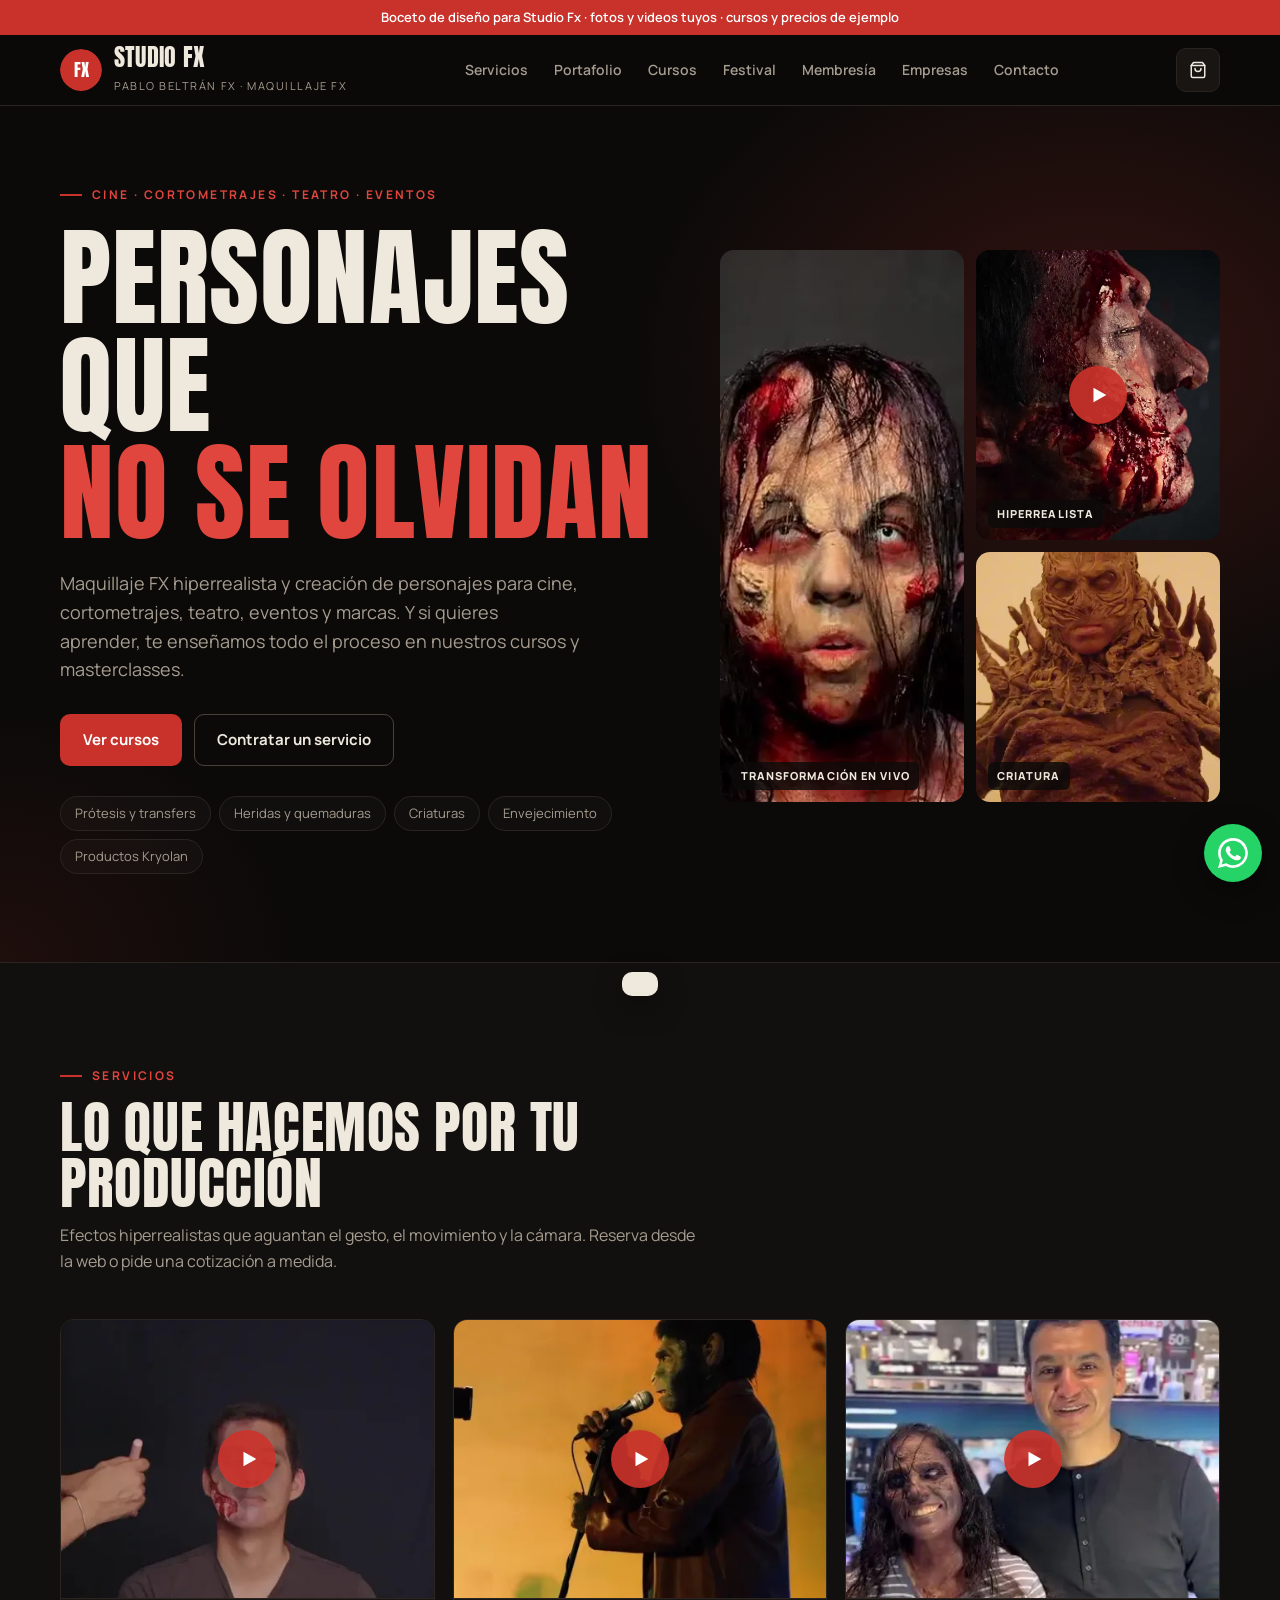
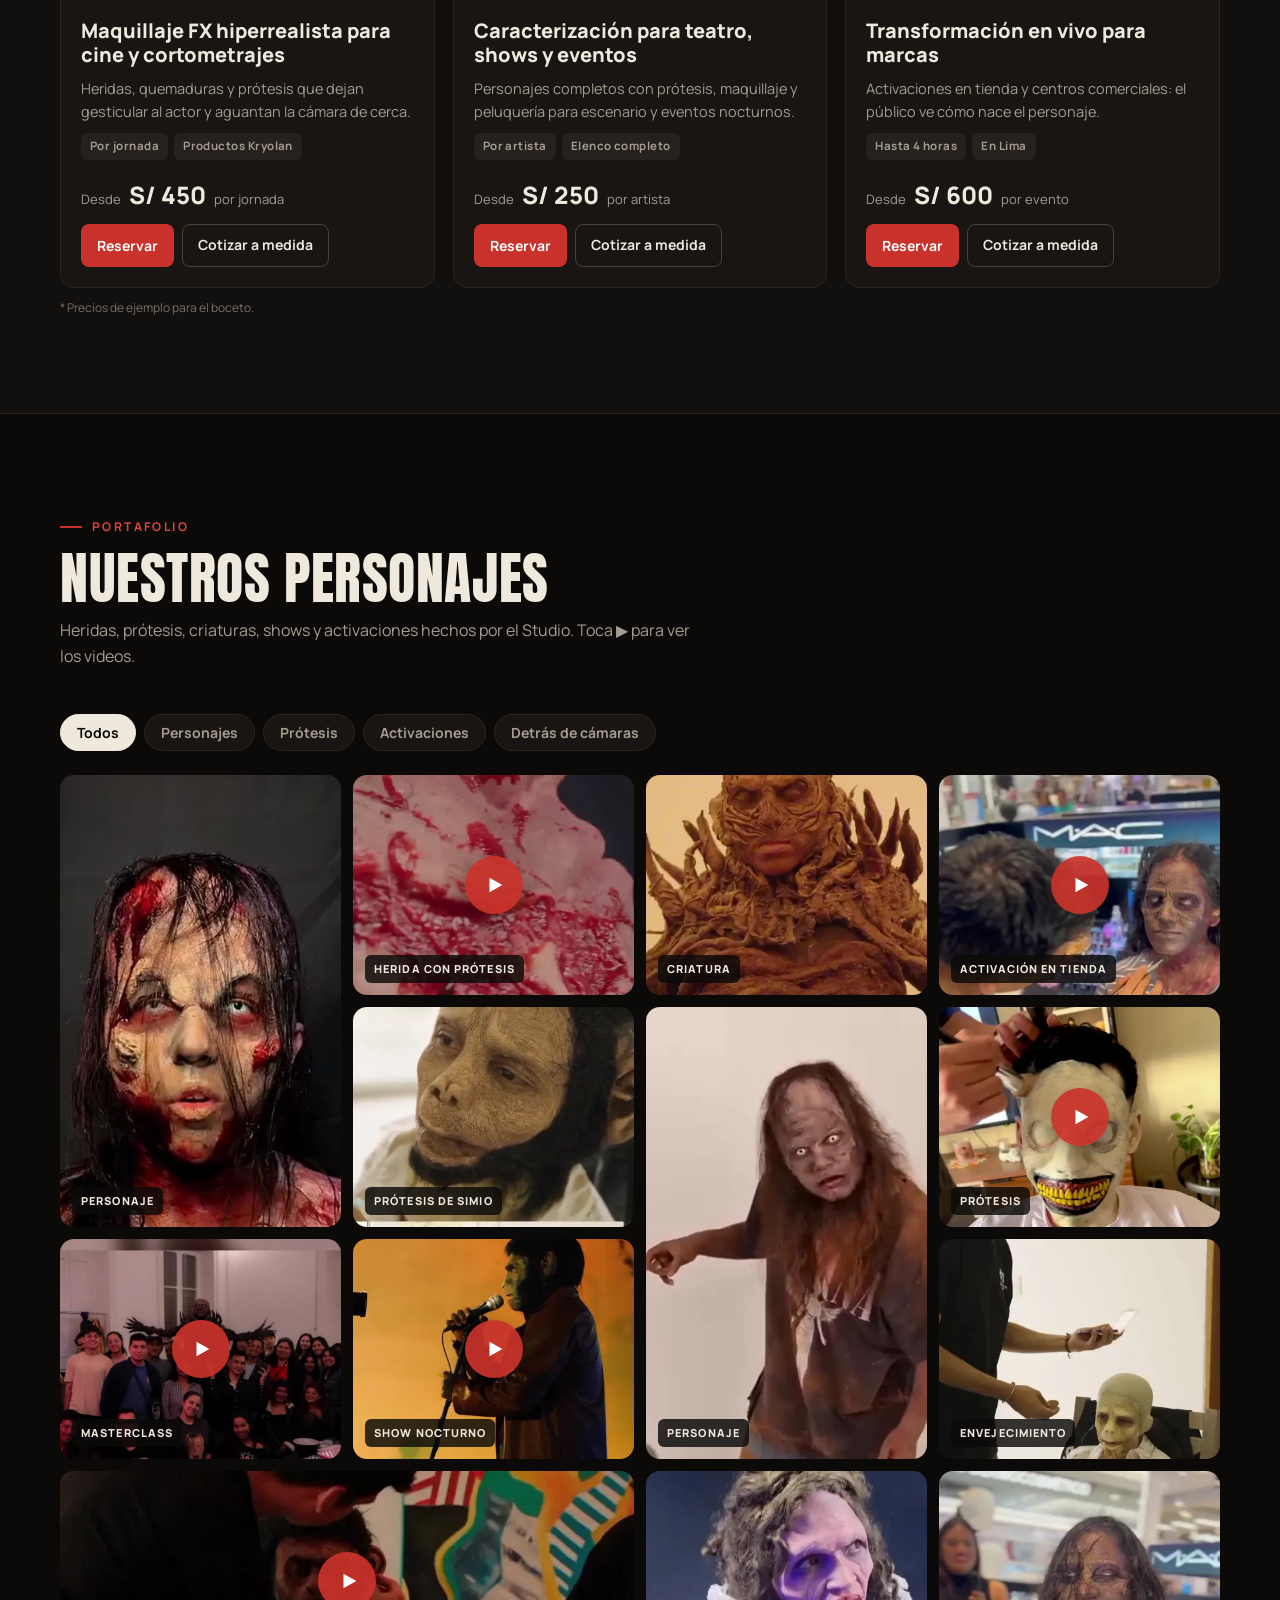
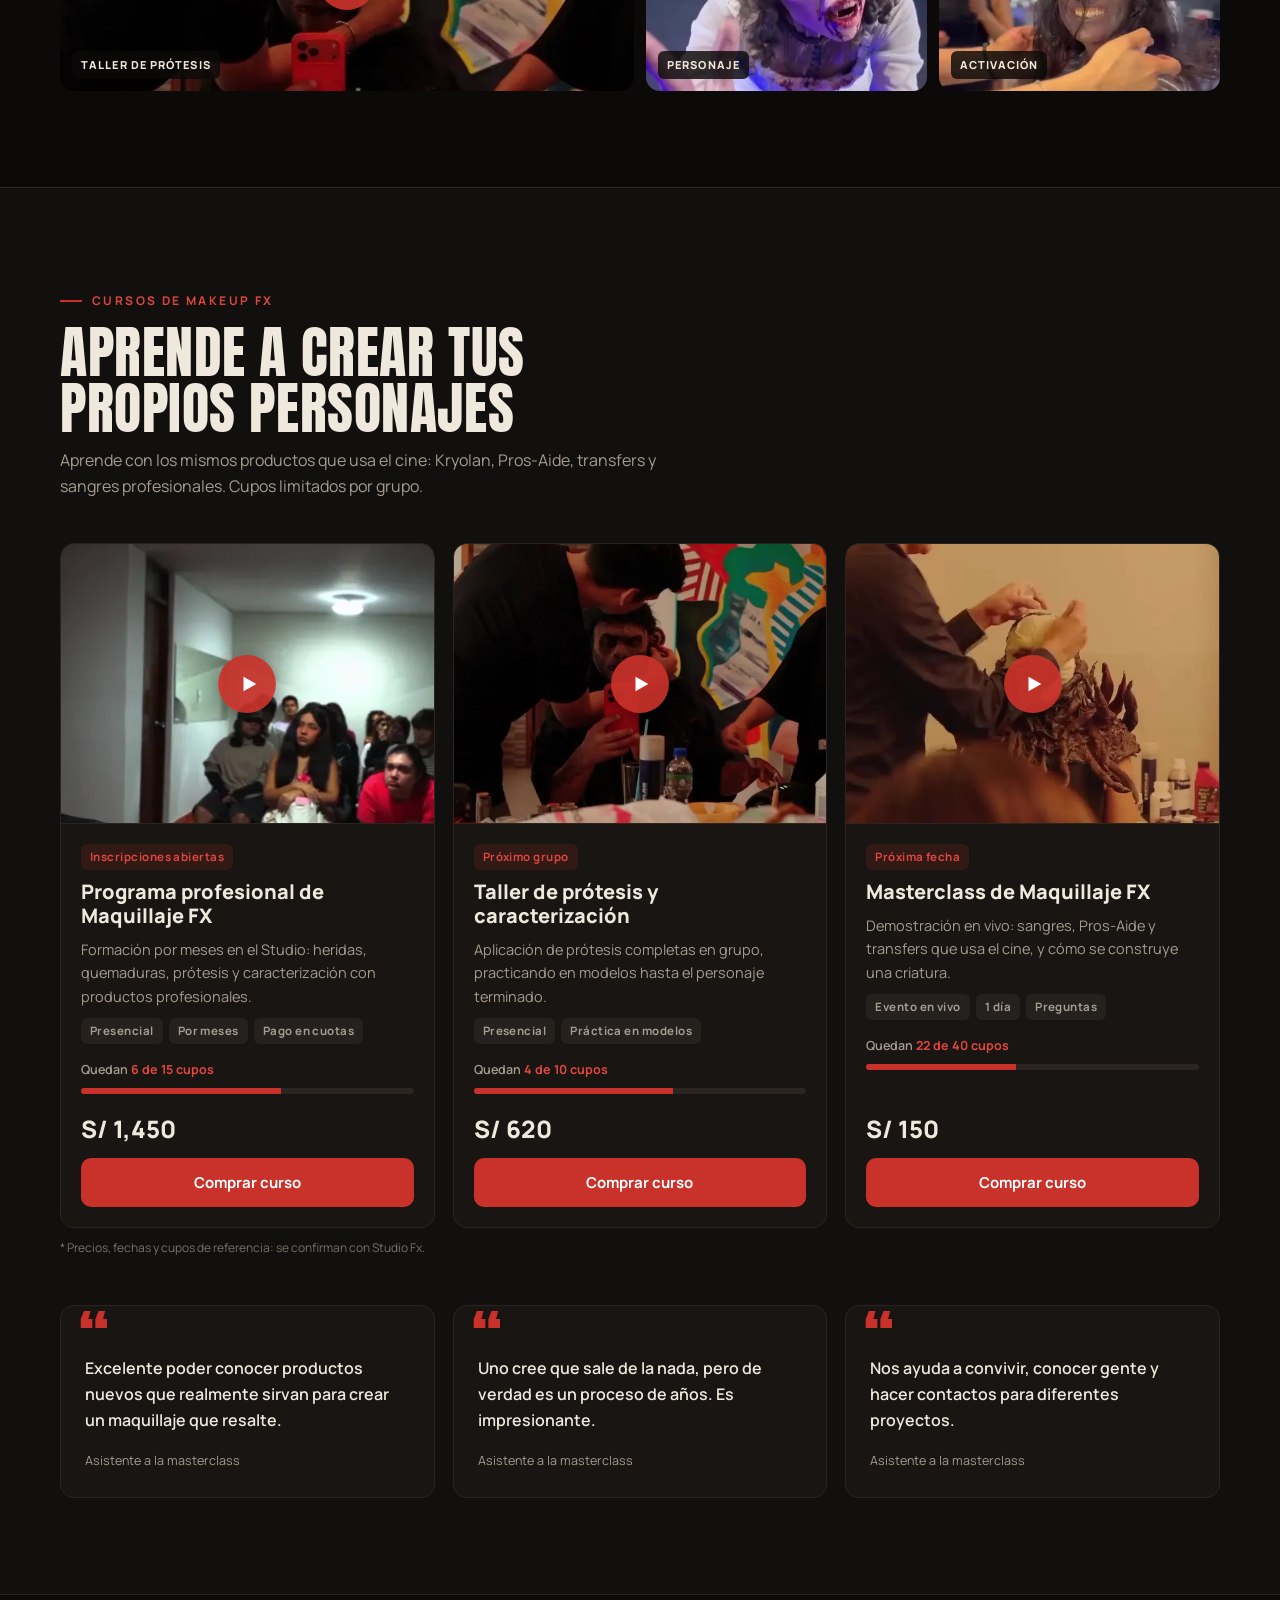
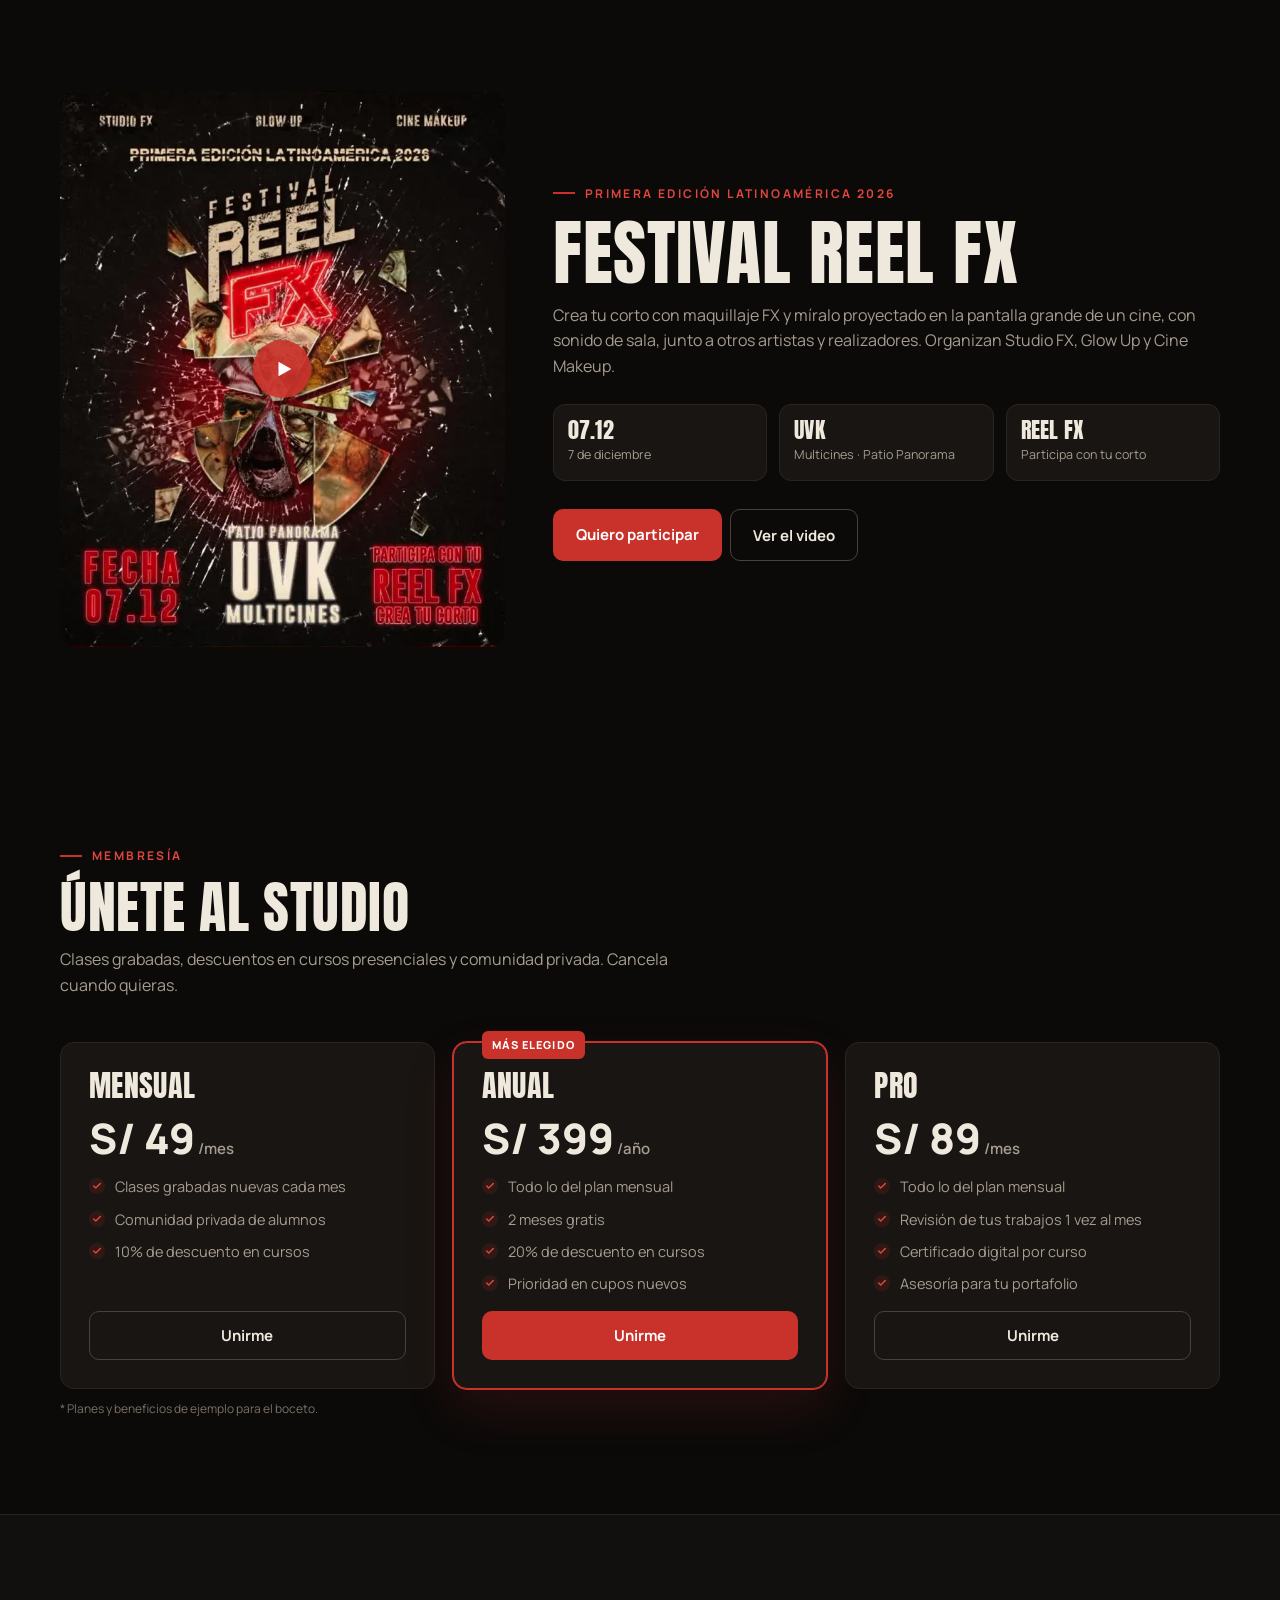
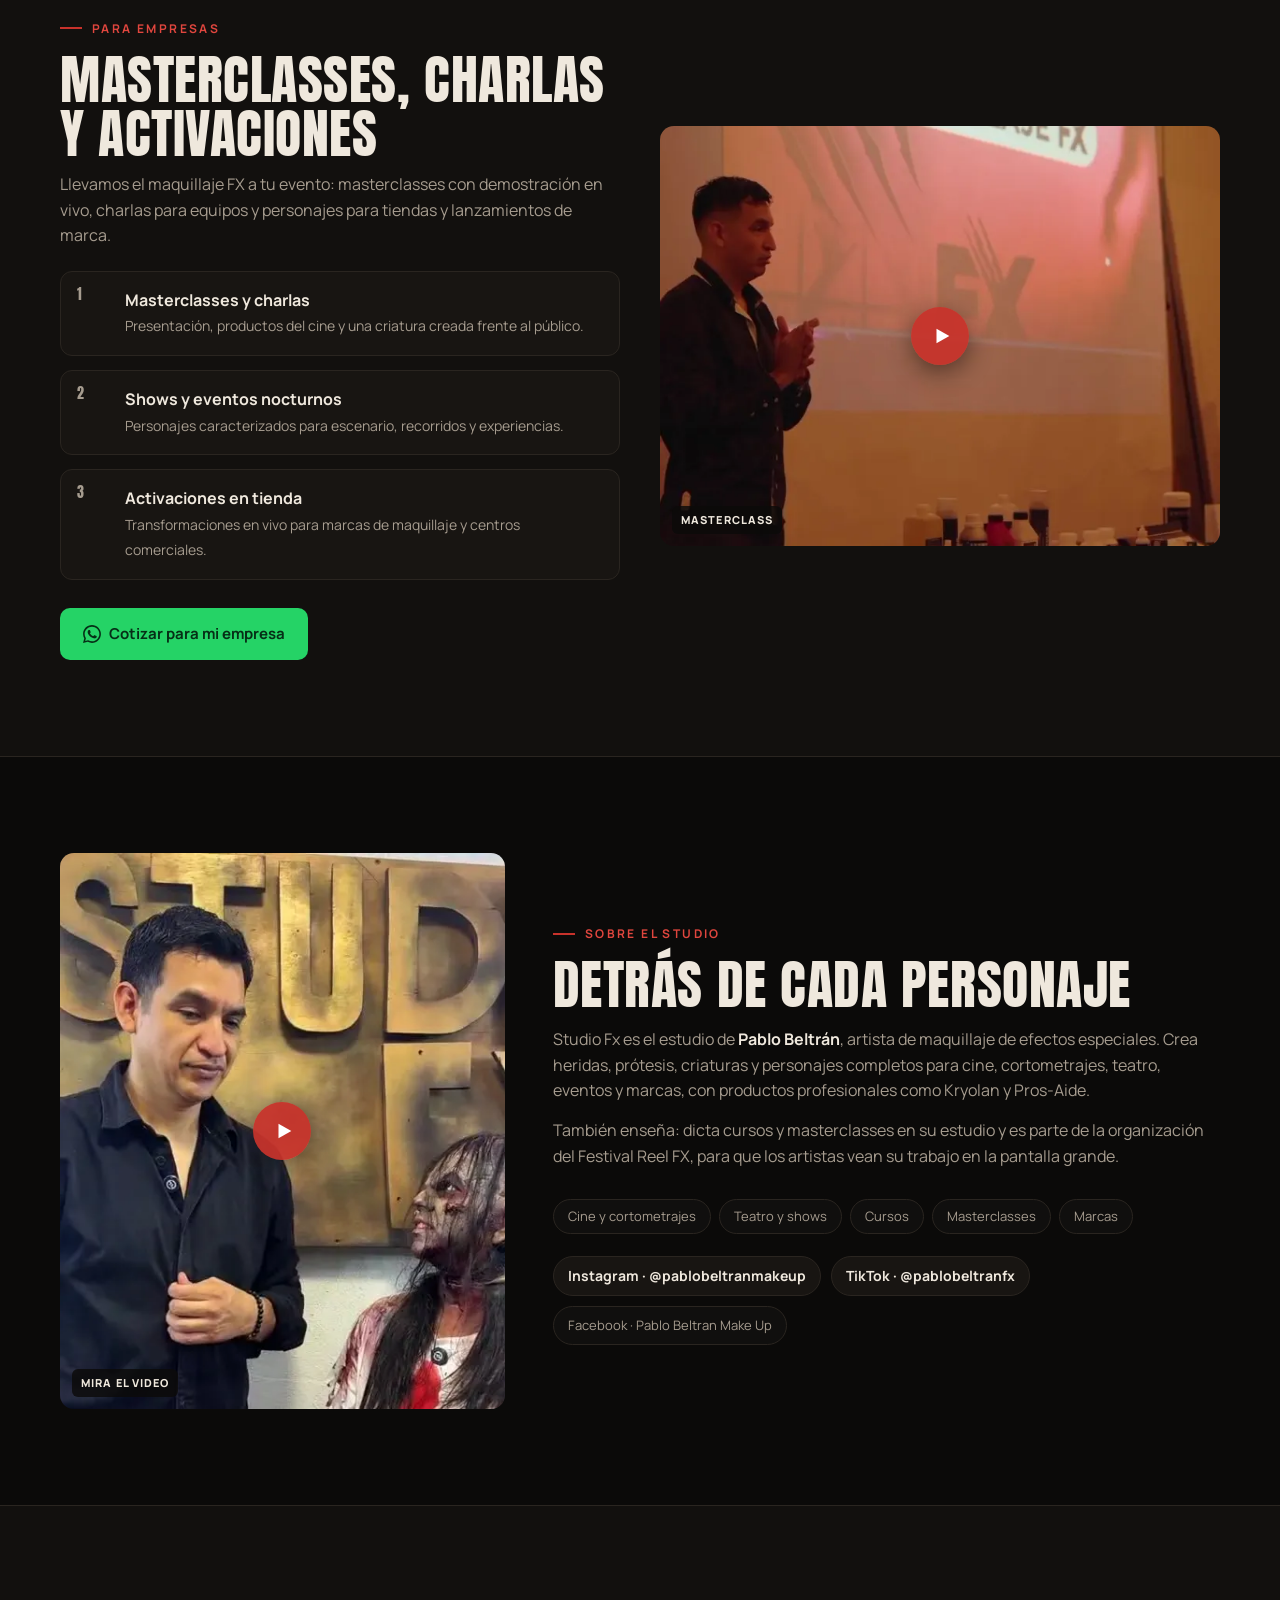
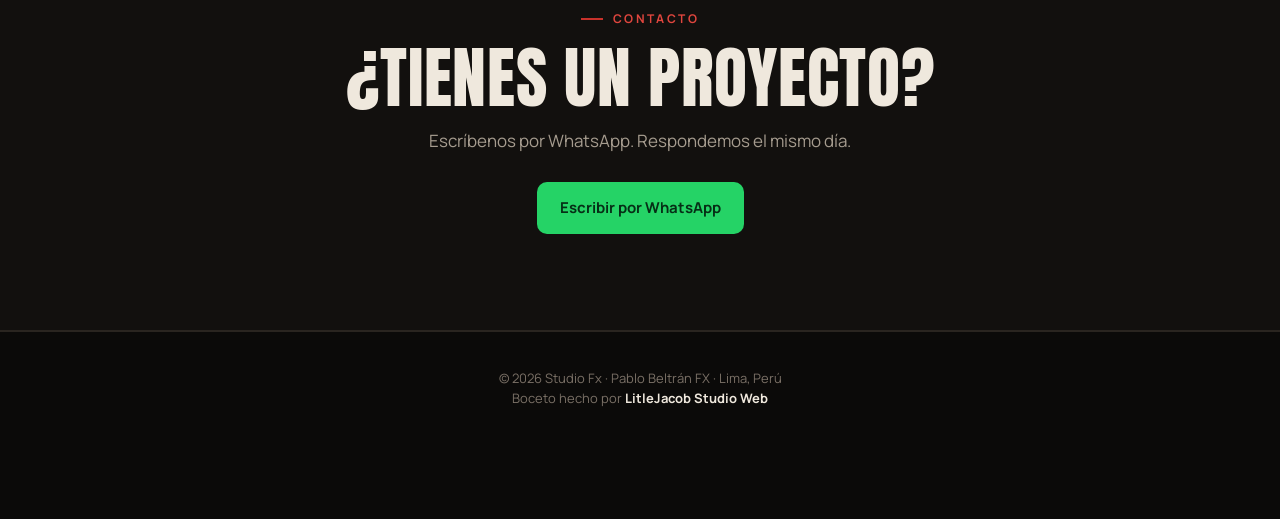
<file: boceto-studiofx/index.html>
<!doctype html>
<html lang="es">
<head>
<meta charset="utf-8">
<meta name="viewport" content="width=device-width, initial-scale=1">
<meta name="robots" content="noindex, nofollow">
<title>Studio Fx · Maquillaje FX y creación de personajes</title>
<meta name="description" content="Creación de personajes para cine, TV, teatro, circo y activaciones. Cursos de maquillaje FX, membresía y charlas para empresas.">
<meta property="og:title" content="Studio Fx · Maquillaje FX y creación de personajes">
<meta property="og:description" content="Personajes para cine, TV, teatro y circo. Cursos de makeup FX, membresía y charlas para empresas.">
<meta property="og:image" content="https://studio.litlejacob.trade/boceto-studiofx/og.jpg">
<meta property="og:type" content="website">
<meta name="theme-color" content="#0b0a09">
<link rel="icon" href="favicon.png">
<link rel="preconnect" href="https://fonts.googleapis.com">
<link rel="preconnect" href="https://fonts.gstatic.com" crossorigin>
<link href="https://fonts.googleapis.com/css2?family=Anton&family=Manrope:wght@400;500;600;700;800&display=swap" rel="stylesheet">
<style>
:root{
  --bg:#0b0a09; --bg2:#12100e; --card:#181512; --line:#2a2520;
  --bone:#efe8dd; --muted:#a69c8f; --soft:#7a7066;
  --red:#c8322b; --red2:#e0463e; --red-soft:rgba(200,50,43,.14);
  --wa:#25d366; --ok:#3ccf7a;
  --r:14px;
}
*{box-sizing:border-box;margin:0;padding:0}
html{scroll-behavior:smooth}
body{font-family:Manrope,Inter,system-ui,sans-serif;background:var(--bg);color:var(--bone);line-height:1.6;-webkit-font-smoothing:antialiased;overflow-x:hidden}
.d{font-family:Anton,"Inter Display",Impact,sans-serif;font-weight:400;letter-spacing:.01em;text-transform:uppercase;line-height:1}
a{color:inherit;text-decoration:none}
button{font-family:inherit;cursor:pointer}
.wrap{max-width:1200px;margin:0 auto;padding:0 20px}
section{padding:96px 0;position:relative}
.alt{background:var(--bg2);border-top:1px solid var(--line);border-bottom:1px solid var(--line)}
.eyebrow{display:inline-flex;align-items:center;gap:10px;color:var(--red2);font-weight:700;font-size:12px;letter-spacing:.2em;text-transform:uppercase;margin-bottom:14px}
.eyebrow:before{content:"";width:22px;height:2px;background:var(--red)}
.head{max-width:640px;margin-bottom:44px}
.head h2{font-size:clamp(34px,5vw,56px);margin-bottom:12px}
.head p{color:var(--muted);font-size:16px}
.note{font-size:12px;color:var(--soft);margin-top:10px}

.proto{background:var(--red);color:#fff;font-size:13px;text-align:center;padding:7px 16px;font-weight:600}

/* Botones */
.btn{display:inline-flex;align-items:center;justify-content:center;gap:8px;padding:13px 22px;border-radius:10px;font-weight:700;font-size:15px;transition:.18s;border:1px solid transparent;white-space:nowrap;background:none;color:inherit}
.btn-red{background:var(--red);color:#fff}
.btn-red:hover{background:var(--red2);transform:translateY(-1px)}
.btn-line{border-color:#4a4239;color:var(--bone)}
.btn-line:hover{border-color:var(--bone)}
.btn-wa{background:var(--wa);color:#062e16}
.btn-sm{padding:9px 15px;font-size:14px;border-radius:8px}
.btn-block{width:100%}
.ic{width:18px;height:18px;flex:none}

/* Espacio para fotos */
.ph{position:relative;background:
  repeating-linear-gradient(135deg,rgba(239,232,221,.035) 0 12px,transparent 12px 24px),
  radial-gradient(120% 90% at 30% 20%,#2a1f1a 0%,#14110f 70%);
  border:1px dashed #4a4239;border-radius:var(--r);display:grid;place-items:center;text-align:center;color:var(--soft);overflow:hidden}
.ph span{display:flex;flex-direction:column;align-items:center;gap:8px;font-size:12px;font-weight:600;letter-spacing:.08em;text-transform:uppercase;padding:12px}
.ph svg{width:28px;height:28px;opacity:.7}
.media{border:0;background:#141210}
.media img,.media video{position:absolute;inset:0;width:100%;height:100%;object-fit:cover;object-position:center 25%}
.media .lb{position:absolute;left:12px;bottom:12px;font-size:11px;font-weight:800;letter-spacing:.1em;text-transform:uppercase;background:rgba(11,10,9,.82);color:var(--bone);padding:5px 9px;border-radius:6px;z-index:2}
.play{position:absolute;inset:0;margin:auto;width:58px;height:58px;border-radius:50%;background:rgba(200,50,43,.92);border:0;display:grid;place-items:center;z-index:2;box-shadow:0 8px 24px rgba(0,0,0,.45);transition:.2s}
.play:hover{transform:scale(1.08)}
.play svg{width:22px;height:22px;opacity:1;margin-left:3px}
.vbox{position:fixed;inset:0;z-index:55;background:rgba(0,0,0,.88);display:grid;place-items:center;padding:16px;opacity:0;pointer-events:none;transition:.25s}
.vbox.on{opacity:1;pointer-events:auto}
.vbox video{max-width:min(460px,100%);max-height:calc(100vh - 90px);border-radius:14px;background:#000}
.vbox .x{position:absolute;top:16px;right:16px}

/* Header */
header{position:sticky;top:0;z-index:30;background:rgba(11,10,9,.92);backdrop-filter:blur(10px);border-bottom:1px solid var(--line)}
.nav{display:flex;align-items:center;justify-content:space-between;height:70px;gap:16px}
.brand{display:flex;align-items:center;gap:12px}
.logo{width:42px;height:42px;border-radius:50%;flex:none}
.brand b{font-size:24px}
.brand small{display:block;font-size:11px;color:var(--muted);letter-spacing:.14em;text-transform:uppercase;margin-top:3px}
.links{display:flex;gap:26px;font-size:14px;color:var(--muted);font-weight:600}
.links a:hover{color:var(--bone)}
.nav-r{display:flex;align-items:center;gap:10px}
.cart-btn{position:relative;width:44px;height:44px;border-radius:10px;border:1px solid var(--line);background:var(--card);color:var(--bone);display:grid;place-items:center}
.cart-btn .n{position:absolute;top:-6px;right:-6px;min-width:20px;height:20px;border-radius:10px;background:var(--red);color:#fff;font-size:11px;font-weight:800;display:grid;place-items:center;padding:0 5px;transform:scale(0);transition:.2s}
.cart-btn .n.on{transform:scale(1)}
.cart-btn.bump{animation:bump .4s}
@keyframes bump{40%{transform:scale(1.15)}}
.menu-btn{display:none;width:44px;height:44px;border-radius:10px;border:1px solid var(--line);background:var(--card);color:var(--bone);place-items:center}

/* Hero */
.hero{padding:72px 0 88px;overflow:hidden}
.hero:before{content:"";position:absolute;inset:0;background:radial-gradient(60% 70% at 85% 30%,rgba(200,50,43,.22),transparent 60%),radial-gradient(40% 50% at 0% 100%,rgba(200,50,43,.10),transparent 60%);pointer-events:none}
.hero-g{display:grid;grid-template-columns:1.1fr .9fr;gap:48px;align-items:center;position:relative}
.hero h1{font-size:clamp(52px,8.4vw,112px);margin:6px 0 22px}
.hero h1 em{font-style:normal;color:var(--red2);display:block}
.hero p.lead{font-size:18px;color:var(--muted);max-width:520px;margin-bottom:30px}
.hero-cta{display:flex;gap:12px;flex-wrap:wrap}
.chips{display:flex;flex-wrap:wrap;gap:8px;margin-top:30px}
.chip{border:1px solid var(--line);border-radius:999px;padding:6px 14px;font-size:13px;color:var(--muted);background:rgba(255,255,255,.02)}
.hero-media{display:grid;grid-template-columns:1fr 1fr;grid-template-rows:290px 250px;gap:12px}
.hero-media .ph:first-child{grid-row:span 2}

/* Servicios */
.grid3{display:grid;grid-template-columns:repeat(3,1fr);gap:18px}
.card{background:var(--card);border:1px solid var(--line);border-radius:var(--r);overflow:hidden;display:flex;flex-direction:column;transition:.2s}
.card:hover{border-color:#4a4239;transform:translateY(-2px)}
.card .ph{border-radius:0;border:0;border-bottom:1px solid var(--line);aspect-ratio:4/3}
.card .bd{padding:20px;display:flex;flex-direction:column;gap:10px;flex:1}
.card h3{font-size:20px;font-weight:800;line-height:1.2}
.card p{color:var(--muted);font-size:14.5px}
.tags{display:flex;flex-wrap:wrap;gap:6px}
.tag{font-size:11.5px;font-weight:700;letter-spacing:.04em;padding:4px 9px;border-radius:6px;background:rgba(255,255,255,.05);color:var(--muted)}
.tag.r{background:var(--red-soft);color:var(--red2)}
.price{display:flex;align-items:baseline;gap:8px;margin-top:auto;padding-top:6px}
.price b{font-size:24px;font-weight:800}
.price s{color:var(--soft);font-size:14px}
.price small{color:var(--muted);font-size:13px}
.row{display:flex;gap:8px;flex-wrap:wrap}

/* Portafolio */
.filters{display:flex;gap:8px;flex-wrap:wrap;margin-bottom:24px}
.f{border:1px solid var(--line);background:var(--card);color:var(--muted);padding:8px 16px;border-radius:999px;font-size:14px;font-weight:700}
.f.on{background:var(--bone);color:var(--bg);border-color:var(--bone)}
.gallery{display:grid;grid-template-columns:repeat(4,1fr);grid-auto-rows:220px;gap:12px;grid-auto-flow:dense}
.gallery .ph{transition:.25s}
.gallery .ph.big{grid-row:span 2}
.gallery .ph.wide{grid-column:span 2}
.gallery .ph.hide{display:none}
.gallery .ph i.old{position:absolute;left:12px;bottom:12px;font-style:normal;font-size:11px;font-weight:800;letter-spacing:.1em;text-transform:uppercase;background:rgba(11,10,9,.8);color:var(--bone);padding:5px 9px;border-radius:6px}

/* Cursos */
.cupos{margin-top:2px}
.bar{height:6px;border-radius:3px;background:#2a2520;overflow:hidden;margin-top:6px}
.bar i{display:block;height:100%;background:var(--red)}
.cupos small{font-size:12.5px;color:var(--muted);font-weight:600}
.cupos small b{color:var(--red2)}

/* Membresía */
.plans{display:grid;grid-template-columns:repeat(3,1fr);gap:18px;align-items:stretch}
.plan{background:var(--card);border:1px solid var(--line);border-radius:var(--r);padding:28px;display:flex;flex-direction:column;gap:16px;position:relative}
.plan.top{border-color:var(--red);box-shadow:0 0 0 1px var(--red),0 20px 50px rgba(200,50,43,.15)}
.plan .badge{position:absolute;top:-12px;left:28px;background:var(--red);color:#fff;font-size:11px;font-weight:800;letter-spacing:.1em;text-transform:uppercase;padding:5px 10px;border-radius:6px}
.plan h3{font-size:30px}
.plan .pr{font-size:42px;font-weight:800;line-height:1}
.plan .pr small{font-size:15px;color:var(--muted);font-weight:600}
.plan ul{list-style:none;display:flex;flex-direction:column;gap:9px;font-size:14.5px;color:var(--muted);flex:1}
.plan li{display:flex;gap:10px}
.plan li:before{content:"";width:16px;height:16px;flex:none;margin-top:3px;border-radius:50%;background:var(--red-soft) url("data:image/svg+xml,%3Csvg xmlns='http://www.w3.org/2000/svg' viewBox='0 0 24 24' fill='none' stroke='%23e0463e' stroke-width='3.5' stroke-linecap='round' stroke-linejoin='round'%3E%3Cpath d='M20 6 9 17l-5-5'/%3E%3C/svg%3E") center/10px no-repeat}

/* Empresas */
.biz{display:grid;grid-template-columns:1fr 1fr;gap:40px;align-items:center}
.biz .ph{aspect-ratio:4/3}
.list{display:flex;flex-direction:column;gap:14px;margin:22px 0 28px}
.list div{display:flex;gap:14px;padding:16px;border:1px solid var(--line);border-radius:12px;background:var(--card)}
.list b{display:block;font-size:16px}
.list span{color:var(--muted);font-size:14px}
.num{font-size:28px;color:var(--red2);width:34px;flex:none}

/* Sobre */
.quotes{display:grid;grid-template-columns:repeat(3,1fr);gap:18px;margin-top:48px}
.quote{background:var(--card);border:1px solid var(--line);border-radius:var(--r);padding:24px;position:relative}
.quote:before{content:"“";position:absolute;top:2px;left:18px;font:400 64px/1 Anton,Impact,sans-serif;color:var(--red)}
.quote p{font-size:16px;color:var(--bone);margin:26px 0 14px;font-weight:600}
.quote small{color:var(--muted);font-size:12.5px}
.fest{display:grid;grid-template-columns:.8fr 1.2fr;gap:48px;align-items:center}
.fest .ph{aspect-ratio:4/5}
.fest .ph img{object-position:center}
.facts{display:grid;grid-template-columns:repeat(3,1fr);gap:12px;margin:24px 0 28px}
.facts div{background:var(--card);border:1px solid var(--line);border-radius:12px;padding:14px}
.facts b{display:block;font-size:22px}
.facts span{font-size:12.5px;color:var(--muted)}
.social{display:flex;gap:10px;flex-wrap:wrap;margin-top:22px}
.social a{display:inline-flex;align-items:center;gap:8px;border:1px solid var(--line);background:var(--card);border-radius:999px;padding:8px 14px;font-size:14px;font-weight:700}
.social a:hover{border-color:var(--bone)}
.about{display:grid;grid-template-columns:.8fr 1.2fr;gap:48px;align-items:center}
.about .ph{aspect-ratio:4/5}
.about h2{font-size:clamp(34px,5vw,54px);margin-bottom:16px}
.about p{color:var(--muted);margin-bottom:14px;font-size:16px}

/* Contacto */
.contact{text-align:center;max-width:720px;margin:0 auto}
.contact h2{font-size:clamp(38px,6vw,68px);margin-bottom:16px}
.contact p{color:var(--muted);margin-bottom:28px;font-size:17px}
footer{padding:36px 0 110px;text-align:center;color:var(--soft);font-size:13px;border-top:1px solid var(--line)}
footer a{color:var(--bone);font-weight:700}

/* Botón flotante WhatsApp */
.fab{position:fixed;right:18px;bottom:18px;z-index:25;width:58px;height:58px;border-radius:50%;background:var(--wa);display:grid;place-items:center;box-shadow:0 10px 30px rgba(0,0,0,.4)}
.fab svg{width:30px;height:30px}

/* Carrito (panel lateral) */
.scrim{position:fixed;inset:0;background:rgba(0,0,0,.6);z-index:40;opacity:0;pointer-events:none;transition:.25s}
.scrim.on{opacity:1;pointer-events:auto}
.drawer{position:fixed;top:0;right:0;bottom:0;width:min(420px,100%);background:var(--bg2);border-left:1px solid var(--line);z-index:41;transform:translateX(100%);transition:.3s cubic-bezier(.2,.8,.2,1);display:flex;flex-direction:column}
.drawer.on{transform:none}
.dh{display:flex;justify-content:space-between;align-items:center;padding:20px;border-bottom:1px solid var(--line)}
.dh h3{font-size:26px}
.x{width:38px;height:38px;border-radius:9px;border:1px solid var(--line);background:var(--card);color:var(--bone);display:grid;place-items:center;font-size:20px}
.items{flex:1;overflow:auto;padding:12px 20px}
.it{display:grid;grid-template-columns:56px 1fr auto;gap:12px;align-items:center;padding:12px 0;border-bottom:1px solid var(--line)}
.it .ph{width:56px;height:56px;border-radius:10px}
.it .ph span{padding:0}
.it b{font-size:14.5px;display:block;line-height:1.3}
.it small{color:var(--muted);font-size:12.5px}
.it .q{display:flex;align-items:center;gap:6px;margin-top:6px}
.it .q button{width:26px;height:26px;border-radius:7px;border:1px solid var(--line);background:var(--card);color:var(--bone);font-weight:800}
.it .q span{min-width:18px;text-align:center;font-weight:700;font-size:14px}
.it .rm{background:none;border:0;color:var(--soft);font-size:12px;text-decoration:underline;margin-left:6px}
.it .pp{font-weight:800}
.empty{text-align:center;color:var(--muted);padding:60px 10px}
.df{padding:20px;border-top:1px solid var(--line);display:flex;flex-direction:column;gap:12px}
.tot{display:flex;justify-content:space-between;font-size:15px;color:var(--muted)}
.tot.big{font-size:20px;color:var(--bone);font-weight:800}

/* Pago (modal) */
.modal{position:fixed;inset:0;z-index:50;display:grid;place-items:center;padding:16px;background:rgba(0,0,0,.72);opacity:0;pointer-events:none;transition:.25s}
.modal.on{opacity:1;pointer-events:auto}
.pay{width:min(440px,100%);max-height:calc(100vh - 32px);overflow:auto;background:#fff;color:#1d1d1f;border-radius:18px;box-shadow:0 30px 80px rgba(0,0,0,.5);transform:translateY(16px);transition:.3s}
.modal.on .pay{transform:none}
.pay-h{background:#111;color:#fff;padding:18px 20px;display:flex;align-items:center;gap:12px;border-radius:18px 18px 0 0}
.pay-h .logo{width:38px;height:38px}
.pay-h b{font-size:15px;display:block}
.pay-h small{font-size:12px;color:#bbb}
.pay-h .amt{margin-left:auto;text-align:right}
.pay-h .amt b{font-size:20px}
.pay-h .x{background:#222;border-color:#333;color:#fff;margin-left:6px}
.demo{background:#fff4e5;color:#8a4b00;font-size:12.5px;padding:9px 20px;font-weight:600;border-bottom:1px solid #f1e2cc}
.tabs{display:flex;gap:6px;padding:16px 20px 0}
.tabs button{flex:1;border:1px solid #e3e3e6;background:#f7f7f8;border-radius:10px;padding:10px 6px;font-size:13px;font-weight:700;color:#555;display:flex;flex-direction:column;align-items:center;gap:4px}
.tabs button.on{border-color:#1d1d1f;background:#fff;color:#1d1d1f;box-shadow:inset 0 0 0 1px #1d1d1f}
.tabs svg{width:20px;height:20px}
.pb{padding:18px 20px 22px}
.fld{margin-bottom:12px}
.fld label{display:block;font-size:12.5px;font-weight:700;color:#555;margin-bottom:5px}
.fld input{width:100%;border:1px solid #d9d9de;border-radius:10px;padding:12px 13px;font:600 15px Manrope,Inter,sans-serif;color:#1d1d1f;outline:none;background:#fff;transition:.15s}
.fld input:focus{border-color:#1d1d1f;box-shadow:0 0 0 3px rgba(29,29,31,.08)}
.fld .in{position:relative}
.fld .brandc{position:absolute;right:10px;top:50%;transform:translateY(-50%);font:800 11px Manrope;letter-spacing:.06em;color:#999;padding:3px 7px;border:1px solid #e3e3e6;border-radius:5px;background:#fff}
.two{display:grid;grid-template-columns:1fr 1fr;gap:10px}
.payb{width:100%;background:#1d1d1f;color:#fff;border:0;border-radius:11px;padding:15px;font-size:16px;font-weight:800;margin-top:6px;display:flex;align-items:center;justify-content:center;gap:8px}
.payb:disabled{opacity:.6}
.secure{display:flex;align-items:center;justify-content:center;gap:6px;font-size:12px;color:#888;margin-top:12px}
.secure svg{width:14px;height:14px}
.yape{text-align:center;padding:6px 0}
.qr{width:170px;height:170px;margin:6px auto 12px;border-radius:12px;background:
  conic-gradient(#1d1d1f 0 25%,#fff 0 50%,#1d1d1f 0 75%,#fff 0) 0 0/22px 22px;border:10px solid #fff;outline:1px solid #e3e3e6;opacity:.85}
.yape p{font-size:14px;color:#555;margin-bottom:10px}
.err{color:#c8322b;font-size:12.5px;font-weight:700;min-height:18px}
.ok{text-align:center;padding:30px 22px 26px}
.ok .chk{width:68px;height:68px;border-radius:50%;background:#e8f8ef;display:grid;place-items:center;margin:0 auto 14px}
.ok .chk svg{width:34px;height:34px}
.ok h4{font-size:22px;font-weight:800;margin-bottom:6px}
.ok p{color:#666;font-size:14.5px;margin-bottom:6px}
.mail{background:#f7f7f8;border:1px solid #e3e3e6;border-radius:12px;padding:12px 14px;text-align:left;margin:14px 0;font-size:13px;color:#444}
.mail b{display:block;font-size:13.5px;color:#1d1d1f}
.spin{width:18px;height:18px;border-radius:50%;border:2.5px solid rgba(255,255,255,.35);border-top-color:#fff;animation:sp .7s linear infinite}
@keyframes sp{to{transform:rotate(360deg)}}

/* Toast */
.toast{position:fixed;left:50%;bottom:24px;transform:translate(-50%,120px);background:var(--bone);color:var(--bg);font-weight:700;font-size:14px;padding:12px 18px;border-radius:10px;z-index:60;transition:.3s;box-shadow:0 10px 30px rgba(0,0,0,.4)}
.toast.on{transform:translate(-50%,0)}

/* Celular */
@media (max-width:960px){
  .quotes{grid-template-columns:1fr}
  .fest{grid-template-columns:1fr}
  .fest .ph{max-width:420px}

  .links{display:none}
  .links.open{display:flex;position:absolute;top:70px;left:0;right:0;flex-direction:column;gap:0;background:var(--bg2);border-bottom:1px solid var(--line);padding:6px 20px}
  .links.open a{padding:14px 0;border-bottom:1px solid var(--line);font-size:16px;color:var(--bone)}
  .menu-btn{display:grid}
  .hero-g,.biz,.about{grid-template-columns:1fr}
  .hero-media{grid-template-rows:200px 160px}
  .grid3,.plans{grid-template-columns:1fr 1fr}
  .gallery{grid-template-columns:repeat(2,1fr);grid-auto-rows:180px}
}
@media (max-width:640px){
  .facts{grid-template-columns:1fr 1fr}

  section{padding:68px 0}
  .hero{padding:44px 0 64px}
  .grid3,.plans{grid-template-columns:1fr}
  .gallery .ph.wide{grid-column:span 1}
  .brand small{display:none}
  .hero-cta .btn{flex:1}
}
</style>
</head>
<body>

<div class="proto">Boceto de diseño para Studio Fx · fotos y videos tuyos · cursos y precios de ejemplo</div>

<header>
  <div class="wrap nav">
    <a href="#inicio" class="brand">
      <svg class="logo" viewBox="0 0 42 42"><circle cx="21" cy="21" r="21" fill="#c8322b"/><text x="21" y="27.5" text-anchor="middle" font-family="Anton,Impact,sans-serif" font-size="17" fill="#fff">FX</text></svg>
      <div><b class="d">Studio Fx</b><small>Pablo Beltrán FX · Maquillaje FX</small></div>
    </a>
    <nav class="links" id="links">
      <a href="#servicios">Servicios</a>
      <a href="#portafolio">Portafolio</a>
      <a href="#cursos">Cursos</a>
      <a href="#festival">Festival</a>
      <a href="#membresia">Membresía</a>
      <a href="#empresas">Empresas</a>
      <a href="#contacto">Contacto</a>
    </nav>
    <div class="nav-r">
      <button class="cart-btn" id="cartBtn" aria-label="Ver carrito">
        <svg class="ic" viewBox="0 0 24 24" fill="none" stroke="currentColor" stroke-width="2" stroke-linecap="round" stroke-linejoin="round"><path d="M6 2 3 6v14a2 2 0 0 0 2 2h14a2 2 0 0 0 2-2V6l-3-4z"/><path d="M3 6h18"/><path d="M16 10a4 4 0 0 1-8 0"/></svg>
        <span class="n" id="cartN">0</span>
      </button>
      <button class="menu-btn" id="menuBtn" aria-label="Menú"><svg class="ic" viewBox="0 0 24 24" fill="none" stroke="currentColor" stroke-width="2" stroke-linecap="round"><path d="M4 7h16M4 12h16M4 17h16"/></svg></button>
    </div>
  </div>
</header>

<!-- INICIO -->
<section class="hero" id="inicio">
  <div class="wrap hero-g">
    <div>
      <span class="eyebrow">Cine · Cortometrajes · Teatro · Eventos</span>
      <h1 class="d">Personajes que<em>no se olvidan</em></h1>
      <p class="lead">Maquillaje FX hiperrealista y creación de personajes para cine, cortometrajes, teatro, eventos y marcas. Y si quieres aprender, te enseñamos todo el proceso en nuestros cursos y masterclasses.</p>
      <div class="hero-cta">
        <a href="#cursos" class="btn btn-red">Ver cursos</a>
        <a href="#servicios" class="btn btn-line">Contratar un servicio</a>
      </div>
      <div class="chips">
        <span class="chip">Prótesis y transfers</span>
        <span class="chip">Heridas y quemaduras</span>
        <span class="chip">Criaturas</span>
        <span class="chip">Envejecimiento</span>
        <span class="chip">Productos Kryolan</span>
      </div>
    </div>
    <div class="hero-media">
      <div class="ph media"><video src="img/transformacion.mp4" poster="img/zombie.webp" autoplay muted loop playsinline></video><span class="lb">Transformación en vivo</span></div>
      <div class="ph media"><img src="img/herida-perfil.webp" alt="Herida hiperrealista con prótesis"><button class="play" data-video="img/video-heridas.mp4" aria-label="Ver video"><svg viewBox="0 0 24 24" fill="#fff"><path d="M6 4l14 8-14 8z"/></svg></button><span class="lb">Hiperrealista</span></div>
      <div class="ph media"><img src="img/criatura-masterclass.webp" alt="Criatura hecha en una masterclass"><span class="lb">Criatura</span></div>
    </div>
  </div>
</section>

<!-- SERVICIOS -->
<section class="alt" id="servicios">
  <div class="wrap">
    <div class="head">
      <span class="eyebrow">Servicios</span>
      <h2 class="d">Lo que hacemos por tu producción</h2>
      <p>Efectos hiperrealistas que aguantan el gesto, el movimiento y la cámara. Reserva desde la web o pide una cotización a medida.</p>
    </div>
    <div class="grid3" id="svcGrid"></div>
    <p class="note">* Precios de ejemplo para el boceto.</p>
  </div>
</section>

<!-- PORTAFOLIO -->
<section id="portafolio">
  <div class="wrap">
    <div class="head">
      <span class="eyebrow">Portafolio</span>
      <h2 class="d">Nuestros personajes</h2>
      <p>Heridas, prótesis, criaturas, shows y activaciones hechos por el Studio. Toca ▶ para ver los videos.</p>
    </div>
    <div class="filters" id="filters">
      <button class="f on" data-f="all">Todos</button>
      <button class="f" data-f="pj">Personajes</button>
      <button class="f" data-f="pr">Prótesis</button>
      <button class="f" data-f="marca">Activaciones</button>
      <button class="f" data-f="bts">Detrás de cámaras</button>
    </div>
    <div class="gallery" id="gallery"></div>
  </div>
</section>

<!-- CURSOS -->
<section class="alt" id="cursos">
  <div class="wrap">
    <div class="head">
      <span class="eyebrow">Cursos de makeup FX</span>
      <h2 class="d">Aprende a crear tus propios personajes</h2>
      <p>Aprende con los mismos productos que usa el cine: Kryolan, Pros-Aide, transfers y sangres profesionales. Cupos limitados por grupo.</p>
    </div>
    <div class="grid3" id="courseGrid"></div>
    <p class="note">* Precios, fechas y cupos de referencia: se confirman con Studio Fx.</p>
    <div class="quotes">
      <div class="quote"><p>Excelente poder conocer productos nuevos que realmente sirvan para crear un maquillaje que resalte.</p><small>Asistente a la masterclass</small></div>
      <div class="quote"><p>Uno cree que sale de la nada, pero de verdad es un proceso de años. Es impresionante.</p><small>Asistente a la masterclass</small></div>
      <div class="quote"><p>Nos ayuda a convivir, conocer gente y hacer contactos para diferentes proyectos.</p><small>Asistente a la masterclass</small></div>
    </div>
  </div>
</section>

<!-- FESTIVAL -->
<section id="festival">
  <div class="wrap fest">
    <div class="ph media"><img src="img/festival-afiche.webp" alt="Afiche del Festival Reel FX"><button class="play" data-video="img/video-festival.mp4" aria-label="Ver video"><svg viewBox="0 0 24 24" fill="#fff"><path d="M6 4l14 8-14 8z"/></svg></button></div>
    <div>
      <span class="eyebrow">Primera edición Latinoamérica 2026</span>
      <h2 class="d" style="font-size:clamp(38px,6vw,72px);margin-bottom:14px">Festival Reel FX</h2>
      <p style="color:var(--muted);font-size:16px">Crea tu corto con maquillaje FX y míralo proyectado en la pantalla grande de un cine, con sonido de sala, junto a otros artistas y realizadores. Organizan Studio FX, Glow Up y Cine Makeup.</p>
      <div class="facts">
        <div><b class="d">07.12</b><span>7 de diciembre</span></div>
        <div><b class="d">UVK</b><span>Multicines · Patio Panorama</span></div>
        <div><b class="d">Reel FX</b><span>Participa con tu corto</span></div>
      </div>
      <div class="row">
        <a class="btn btn-red" target="_blank" rel="noopener" href="https://wa.me/51941708628?text=Hola%20Studio%20Fx%2C%20quiero%20participar%20en%20el%20Festival%20Reel%20FX">Quiero participar</a>
        <button class="btn btn-line" data-video="img/video-festival.mp4">Ver el video</button>
      </div>
    </div>
  </div>
</section>

<!-- MEMBRESÍA -->
<section id="membresia">
  <div class="wrap">
    <div class="head">
      <span class="eyebrow">Membresía</span>
      <h2 class="d">Únete al Studio</h2>
      <p>Clases grabadas, descuentos en cursos presenciales y comunidad privada. Cancela cuando quieras.</p>
    </div>
    <div class="plans" id="plans"></div>
    <p class="note">* Planes y beneficios de ejemplo para el boceto.</p>
  </div>
</section>

<!-- EMPRESAS -->
<section class="alt" id="empresas">
  <div class="wrap biz">
    <div>
      <span class="eyebrow">Para empresas</span>
      <h2 class="d" style="font-size:clamp(34px,5vw,54px);margin-bottom:12px">Masterclasses, charlas y activaciones</h2>
      <p style="color:var(--muted)">Llevamos el maquillaje FX a tu evento: masterclasses con demostración en vivo, charlas para equipos y personajes para tiendas y lanzamientos de marca.</p>
      <div class="list">
        <div><span class="num d">1</span><p><b>Masterclasses y charlas</b><span>Presentación, productos del cine y una criatura creada frente al público.</span></p></div>
        <div><span class="num d">2</span><p><b>Shows y eventos nocturnos</b><span>Personajes caracterizados para escenario, recorridos y experiencias.</span></p></div>
        <div><span class="num d">3</span><p><b>Activaciones en tienda</b><span>Transformaciones en vivo para marcas de maquillaje y centros comerciales.</span></p></div>
      </div>
      <a class="btn btn-wa" target="_blank" rel="noopener" href="https://wa.me/51941708628?text=Hola%20Studio%20Fx%2C%20quiero%20cotizar%20una%20charla%20o%20activaci%C3%B3n%20para%20mi%20empresa">
        <svg class="ic" viewBox="0 0 24 24" fill="currentColor"><path d="M17.5 14.4c-.3-.1-1.7-.8-2-.9-.3-.1-.5-.1-.7.1-.2.3-.8.9-.9 1.1-.2.2-.3.2-.6.1-.3-.1-1.2-.5-2.3-1.4-.9-.8-1.4-1.7-1.6-2-.2-.3 0-.5.1-.6l.4-.5.3-.5c.1-.2 0-.4 0-.5l-.9-2.2c-.2-.6-.5-.5-.7-.5h-.6c-.2 0-.5.1-.8.4-.3.3-1 1-1 2.5s1.1 2.9 1.2 3.1c.1.2 2.1 3.2 5.1 4.5.7.3 1.3.5 1.7.6.7.2 1.4.2 1.9.1.6-.1 1.7-.7 2-1.4.2-.7.2-1.2.2-1.4-.1-.1-.3-.2-.6-.3zM12 21.8c-1.8 0-3.5-.5-5-1.4l-.4-.2-3.7 1 1-3.6-.2-.4c-1-1.6-1.5-3.4-1.5-5.2 0-5.4 4.4-9.8 9.8-9.8 2.6 0 5.1 1 6.9 2.9 1.9 1.9 2.9 4.3 2.9 6.9 0 5.4-4.4 9.8-9.8 9.8zM20.5 3.5C18.2 1.2 15.2 0 12 0 5.4 0 .1 5.3.1 11.9c0 2.1.5 4.2 1.6 6L0 24l6.3-1.6c1.8 1 3.8 1.5 5.7 1.5 6.6 0 11.9-5.3 11.9-11.9 0-3.2-1.2-6.2-3.4-8.5z"/></svg>
        Cotizar para mi empresa
      </a>
    </div>
    <div class="ph media"><img src="img/masterclass-charla.webp" alt="Masterclass de maquillaje FX"><button class="play" data-video="img/video-masterclass.mp4" aria-label="Ver video"><svg viewBox="0 0 24 24" fill="#fff"><path d="M6 4l14 8-14 8z"/></svg></button><span class="lb">Masterclass</span></div>
  </div>
</section>

<!-- SOBRE -->
<section id="sobre">
  <div class="wrap about">
    <div class="ph media"><img src="img/artista.webp" alt="El artista en Studio Fx" style="object-position:center 10%"><button class="play" data-video="img/video-artista.mp4" aria-label="Ver video"><svg viewBox="0 0 24 24" fill="#fff"><path d="M6 4l14 8-14 8z"/></svg></button><span class="lb">Mira el video</span></div>
    <div>
      <span class="eyebrow">Sobre el Studio</span>
      <h2 class="d">Detrás de cada personaje</h2>
      <p>Studio Fx es el estudio de <b style="color:var(--bone)">Pablo Beltrán</b>, artista de maquillaje de efectos especiales. Crea heridas, prótesis, criaturas y personajes completos para cine, cortometrajes, teatro, eventos y marcas, con productos profesionales como Kryolan y Pros-Aide.</p>
      <p>También enseña: dicta cursos y masterclasses en su estudio y es parte de la organización del Festival Reel FX, para que los artistas vean su trabajo en la pantalla grande.</p>
      <div class="chips"><span class="chip">Cine y cortometrajes</span><span class="chip">Teatro y shows</span><span class="chip">Cursos</span><span class="chip">Masterclasses</span><span class="chip">Marcas</span></div>
      <div class="social">
        <a href="https://www.instagram.com/pablobeltranmakeup/" target="_blank" rel="noopener">Instagram · @pablobeltranmakeup</a>
        <a href="https://www.tiktok.com/@pablobeltranfx" target="_blank" rel="noopener">TikTok · @pablobeltranfx</a>
        <span class="chip" style="border-radius:999px;padding:8px 14px">Facebook · Pablo Beltran Make Up</span>
      </div>
    </div>
  </div>
</section>

<!-- CONTACTO -->
<section class="alt" id="contacto">
  <div class="wrap contact">
    <span class="eyebrow">Contacto</span>
    <h2 class="d">¿Tienes un proyecto?</h2>
    <p>Escríbenos por WhatsApp. Respondemos el mismo día.</p>
    <a class="btn btn-wa" target="_blank" rel="noopener" href="https://wa.me/51941708628?text=Hola%20Studio%20Fx%2C%20vi%20su%20p%C3%A1gina%20web%20y%20quiero%20m%C3%A1s%20informaci%C3%B3n">Escribir por WhatsApp</a>
  </div>
</section>

<footer>
  <div class="wrap">© 2026 Studio Fx · Pablo Beltrán FX · Lima, Perú<br>Boceto hecho por <a href="https://studio.litlejacob.trade" target="_blank" rel="noopener">LitleJacob Studio Web</a></div>
</footer>

<a class="fab" target="_blank" rel="noopener" aria-label="WhatsApp" href="https://wa.me/51941708628?text=Hola%20Studio%20Fx%2C%20vi%20su%20p%C3%A1gina%20web">
  <svg viewBox="0 0 24 24" fill="#fff"><path d="M17.5 14.4c-.3-.1-1.7-.8-2-.9-.3-.1-.5-.1-.7.1-.2.3-.8.9-.9 1.1-.2.2-.3.2-.6.1-.3-.1-1.2-.5-2.3-1.4-.9-.8-1.4-1.7-1.6-2-.2-.3 0-.5.1-.6l.4-.5.3-.5c.1-.2 0-.4 0-.5l-.9-2.2c-.2-.6-.5-.5-.7-.5h-.6c-.2 0-.5.1-.8.4-.3.3-1 1-1 2.5s1.1 2.9 1.2 3.1c.1.2 2.1 3.2 5.1 4.5.7.3 1.3.5 1.7.6.7.2 1.4.2 1.9.1.6-.1 1.7-.7 2-1.4.2-.7.2-1.2.2-1.4-.1-.1-.3-.2-.6-.3zM12 21.8c-1.8 0-3.5-.5-5-1.4l-.4-.2-3.7 1 1-3.6-.2-.4c-1-1.6-1.5-3.4-1.5-5.2 0-5.4 4.4-9.8 9.8-9.8 2.6 0 5.1 1 6.9 2.9 1.9 1.9 2.9 4.3 2.9 6.9 0 5.4-4.4 9.8-9.8 9.8zM20.5 3.5C18.2 1.2 15.2 0 12 0 5.4 0 .1 5.3.1 11.9c0 2.1.5 4.2 1.6 6L0 24l6.3-1.6c1.8 1 3.8 1.5 5.7 1.5 6.6 0 11.9-5.3 11.9-11.9 0-3.2-1.2-6.2-3.4-8.5z"/></svg>
</a>

<!-- CARRITO -->
<div class="scrim" id="scrim"></div>
<aside class="drawer" id="drawer" aria-label="Carrito">
  <div class="dh"><h3 class="d">Tu carrito</h3><button class="x" data-close>×</button></div>
  <div class="items" id="items"></div>
  <div class="df" id="df">
    <div class="tot"><span>Subtotal</span><span id="sub">S/ 0</span></div>
    <div class="tot big"><span>Total</span><span id="tot">S/ 0</span></div>
    <button class="btn btn-red btn-block" id="goPay">Pagar ahora</button>
    <small style="text-align:center;color:var(--soft);font-size:12px">Tarjeta, Yape o Plin · pago seguro</small>
  </div>
</aside>

<!-- PAGO (DEMOSTRACIÓN) -->
<div class="modal" id="modal" role="dialog" aria-modal="true">
  <div class="pay" id="pay"></div>
</div>

<div class="vbox" id="vbox"><button class="x" data-vclose>×</button><video id="vplayer" controls playsinline></video></div>
<div class="toast" id="toast"></div>

<script>
const PLAY='<svg viewBox="0 0 24 24" fill="#fff"><path d="M6 4l14 8-14 8z"/></svg>';
const CAM = '<svg viewBox="0 0 24 24" fill="none" stroke="currentColor" stroke-width="1.6"><path d="M23 19a2 2 0 0 1-2 2H3a2 2 0 0 1-2-2V8a2 2 0 0 1 2-2h4l2-3h6l2 3h4a2 2 0 0 1 2 2z"/><circle cx="12" cy="13" r="4"/></svg>';
const ph = (t,v) => `<div class="ph media"><img src="img/${t}.webp" alt="" loading="lazy">${v?`<button class="play" data-video="img/${v}.mp4" aria-label="Ver video">${PLAY}</button>`:''}</div>`;
const PLAY0='<svg viewBox="0 0 24 24" fill="#fff"><path d="M6 4l14 8-14 8z"/></svg>';
const S = n => 'S/ ' + n.toLocaleString('es-PE');

/* ---- Datos de ejemplo (se cambian por los reales) ---- */
const SERVICES = [
  {id:'s1', name:'Maquillaje FX hiperrealista para cine y cortometrajes', desc:'Heridas, quemaduras y prótesis que dejan gesticular al actor y aguantan la cámara de cerca.', tags:['Por jornada','Productos Kryolan'], price:450, unit:'por jornada', foto:'tutorial-heridas', video:'video-heridas'},
  {id:'s2', name:'Caracterización para teatro, shows y eventos', desc:'Personajes completos con prótesis, maquillaje y peluquería para escenario y eventos nocturnos.', tags:['Por artista','Elenco completo'], price:250, unit:'por artista', foto:'show-simio', video:'video-produccion'},
  {id:'s3', name:'Transformación en vivo para marcas', desc:'Activaciones en tienda y centros comerciales: el público ve cómo nace el personaje.', tags:['Hasta 4 horas','En Lima'], price:600, unit:'por evento', foto:'activacion-1', video:'video-activacion'},
];
const COURSES = [
  {id:'c1', name:'Programa profesional de Maquillaje FX', desc:'Formación por meses en el Studio: heridas, quemaduras, prótesis y caracterización con productos profesionales.', tags:['Presencial','Por meses','Pago en cuotas'], price:1450, cupos:15, quedan:6, fecha:'Inscripciones abiertas', foto:'curso-salon', video:'video-curso'},
  {id:'c2', name:'Taller de prótesis y caracterización', desc:'Aplicación de prótesis completas en grupo, practicando en modelos hasta el personaje terminado.', tags:['Presencial','Práctica en modelos'], price:620, cupos:10, quedan:4, fecha:'Próximo grupo', foto:'taller-simios', video:'video-taller'},
  {id:'c3', name:'Masterclass de Maquillaje FX', desc:'Demostración en vivo: sangres, Pros-Aide y transfers que usa el cine, y cómo se construye una criatura.', tags:['Evento en vivo','1 día','Preguntas'], price:150, cupos:40, quedan:22, fecha:'Próxima fecha', foto:'masterclass-demo', video:'video-masterclass'},
];
const PLANS = [
  {id:'m1', name:'Mensual', price:49, per:'/mes', feats:['Clases grabadas nuevas cada mes','Comunidad privada de alumnos','10% de descuento en cursos']},
  {id:'m2', name:'Anual', price:399, per:'/año', top:true, feats:['Todo lo del plan mensual','2 meses gratis','20% de descuento en cursos','Prioridad en cupos nuevos']},
  {id:'m3', name:'Pro', price:89, per:'/mes', feats:['Todo lo del plan mensual','Revisión de tus trabajos 1 vez al mes','Certificado digital por curso','Asesoría para tu portafolio']},
];
const GALLERY = [
  {c:'pj', t:'Personaje', img:'zombie', k:'big'},
  {c:'pr', t:'Herida con prótesis', img:'herida-cerca', video:'video-heridas'},
  {c:'pj', t:'Criatura', img:'criatura-masterclass'},
  {c:'marca', t:'Activación en tienda', img:'activacion-2', video:'video-activacion'},
  {c:'pr', t:'Prótesis de simio', img:'simio-cerca'},
  {c:'pj', t:'Personaje', img:'anciana', k:'big'},
  {c:'pr', t:'Prótesis', img:'mascara', video:'video-mascara'},
  {c:'bts', t:'Masterclass', img:'masterclass-grupo', video:'video-masterclass'},
  {c:'pj', t:'Show nocturno', img:'show-simio', video:'video-produccion'},
  {c:'pr', t:'Envejecimiento', img:'protesis-anciano'},
  {c:'bts', t:'Taller de prótesis', img:'taller-simios', k:'wide', video:'video-taller'},
  {c:'pj', t:'Personaje', img:'criatura'},
  {c:'marca', t:'Activación', img:'activacion-3'},
];
const ALL = {}; [...SERVICES,...COURSES,...PLANS].forEach(p=>ALL[p.id]=p);

/* ---- Pintar secciones ---- */
document.getElementById('svcGrid').innerHTML = SERVICES.map(s=>`
  <article class="card">${ph(s.foto,s.video)}
    <div class="bd"><h3>${s.name}</h3><p>${s.desc}</p>
      <div class="tags">${s.tags.map(t=>`<span class="tag">${t}</span>`).join('')}</div>
      <div class="price"><small>Desde</small><b>${S(s.price)}</b><small>${s.unit}</small></div>
      <div class="row"><button class="btn btn-red btn-sm" data-add="${s.id}">Reservar</button>
      <a class="btn btn-line btn-sm" target="_blank" rel="noopener" href="https://wa.me/51941708628?text=${encodeURIComponent('Hola Studio Fx, quiero cotizar: '+s.name)}">Cotizar a medida</a></div>
    </div></article>`).join('');

document.getElementById('courseGrid').innerHTML = COURSES.map(c=>{
  const pct = Math.round((c.cupos-c.quedan)/c.cupos*100);
  return `<article class="card">${ph(c.foto,c.video)}
    <div class="bd"><div class="tags"><span class="tag r">${c.fecha}</span></div>
      <h3>${c.name}</h3><p>${c.desc}</p>
      <div class="tags">${c.tags.map(t=>`<span class="tag">${t}</span>`).join('')}</div>
      <div class="cupos"><small>Quedan <b>${c.quedan} de ${c.cupos} cupos</b></small><div class="bar"><i style="width:${pct}%"></i></div></div>
      <div class="price"><b>${S(c.price)}</b>${c.old?`<s>${S(c.old)}</s>`:''}</div>
      <button class="btn btn-red btn-block" data-add="${c.id}">Comprar curso</button>
    </div></article>`}).join('');

document.getElementById('plans').innerHTML = PLANS.map(p=>`
  <div class="plan ${p.top?'top':''}">${p.top?'<span class="badge">Más elegido</span>':''}
    <h3 class="d">${p.name}</h3>
    <div class="pr">${S(p.price)}<small> ${p.per}</small></div>
    <ul>${p.feats.map(f=>`<li>${f}</li>`).join('')}</ul>
    <button class="btn ${p.top?'btn-red':'btn-line'} btn-block" data-add="${p.id}">Unirme</button>
  </div>`).join('');

document.getElementById('gallery').innerHTML = GALLERY.map(g=>`
  <div class="ph media ${g.k||''}" data-c="${g.c}"><img src="img/${g.img}.webp" alt="${g.t}" loading="lazy">${g.video?`<button class="play" data-video="img/${g.video}.mp4" aria-label="Ver video">${PLAY}</button>`:''}<span class="lb">${g.t}</span></div>`).join('');

document.getElementById('filters').addEventListener('click',e=>{
  const b=e.target.closest('.f'); if(!b) return;
  document.querySelectorAll('.f').forEach(x=>x.classList.toggle('on',x===b));
  document.querySelectorAll('#gallery .ph').forEach(p=>p.classList.toggle('hide',b.dataset.f!=='all'&&p.dataset.c!==b.dataset.f));
});

/* ---- Menú celular ---- */
const links=document.getElementById('links');
document.getElementById('menuBtn').onclick=()=>links.classList.toggle('open');
links.addEventListener('click',()=>links.classList.remove('open'));

/* ---- Carrito ---- */
let cart = {};
try{ cart = JSON.parse(localStorage.getItem('sfx_cart')||'{}') }catch(e){ cart={} }
const save=()=>{ try{localStorage.setItem('sfx_cart',JSON.stringify(cart))}catch(e){} };
const total=()=>Object.entries(cart).reduce((a,[id,q])=>a+ALL[id].price*q,0);
const count=()=>Object.values(cart).reduce((a,q)=>a+q,0);
const label=id=>(id[0]==='m'?'Membresía ':'')+ALL[id].name;
const kind=id=>id[0]==='c'?'Curso':id[0]==='m'?'Membresía':'Servicio';

function renderCart(){
  const n=count(), el=document.getElementById('cartN');
  el.textContent=n; el.classList.toggle('on',n>0);
  const items=document.getElementById('items');
  if(!n){ items.innerHTML='<div class="empty">Tu carrito está vacío.<br><br><a href="#cursos" class="btn btn-line btn-sm" data-close>Ver cursos</a></div>'; document.getElementById('df').style.display='none'; return; }
  document.getElementById('df').style.display='';
  items.innerHTML = Object.entries(cart).map(([id,q])=>{const p=ALL[id]; const one=id[0]==='m';
    return `<div class="it">${p.foto?`<div class="ph media"><img src="img/${p.foto}.webp" alt=""></div>`:'<div class="ph"><span>'+CAM+'</span></div>'}
      <div><b>${label(id)}</b><small>${kind(id)}${p.per?' · '+p.per.slice(1):''}</small>
        <div class="q">${one?'':`<button data-q="${id}" data-d="-1">−</button><span>${q}</span><button data-q="${id}" data-d="1">+</button>`}<button class="rm" data-rm="${id}">Quitar</button></div></div>
      <div class="pp">${S(p.price*q)}</div></div>`}).join('');
  document.getElementById('sub').textContent=S(total());
  document.getElementById('tot').textContent=S(total());
}
function add(id){
  if(id[0]==='m'){ Object.keys(cart).forEach(k=>{ if(k[0]==='m') delete cart[k] }); cart[id]=1; }
  else cart[id]=(cart[id]||0)+1;
  save(); renderCart(); toast('Agregado: '+label(id));
  const b=document.getElementById('cartBtn'); b.classList.remove('bump'); void b.offsetWidth; b.classList.add('bump');
}
const drawer=document.getElementById('drawer'), scrim=document.getElementById('scrim');
const openCart=()=>{drawer.classList.add('on');scrim.classList.add('on')};
const closeCart=()=>{drawer.classList.remove('on');scrim.classList.remove('on')};
document.getElementById('cartBtn').onclick=openCart;
scrim.onclick=closeCart;
document.addEventListener('click',e=>{
  const a=e.target.closest('[data-add]'); if(a){ add(a.dataset.add); return; }
  const q=e.target.closest('[data-q]'); if(q){ const id=q.dataset.q; cart[id]+= +q.dataset.d; if(cart[id]<=0) delete cart[id]; save(); renderCart(); return; }
  const r=e.target.closest('[data-rm]'); if(r){ delete cart[r.dataset.rm]; save(); renderCart(); return; }
  if(e.target.closest('#drawer [data-close]')) closeCart();
});

function toast(t){ const el=document.getElementById('toast'); el.textContent=t; el.classList.add('on'); clearTimeout(toast.t); toast.t=setTimeout(()=>el.classList.remove('on'),1800); }

/* ---- Pago de demostración (no cobra ni envía nada) ---- */
const modal=document.getElementById('modal'), pay=document.getElementById('pay');
let method='card';
const LOGO='<svg class="logo" viewBox="0 0 42 42"><circle cx="21" cy="21" r="21" fill="#c8322b"/><text x="21" y="27.5" text-anchor="middle" font-family="Anton,Impact,sans-serif" font-size="17" fill="#fff">FX</text></svg>';
const LOCK='<svg viewBox="0 0 24 24" fill="none" stroke="currentColor" stroke-width="2"><rect x="3" y="11" width="18" height="11" rx="2"/><path d="M7 11V7a5 5 0 0 1 10 0v4"/></svg>';

function head(){ return `<div class="pay-h">${LOGO}<div><b>Studio Fx</b><small>${count()} producto(s)</small></div>
  <div class="amt"><small>Total</small><b>${S(total())}</b></div><button class="x" data-pclose>×</button></div>
  <div class="demo">Modo demostración · no se cobra nada. Prueba con 4111 1111 1111 1111.</div>`; }

function renderPay(){
  const tabs=`<div class="tabs">
    <button data-m="card" class="${method==='card'?'on':''}"><svg viewBox="0 0 24 24" fill="none" stroke="currentColor" stroke-width="2"><rect x="2" y="5" width="20" height="14" rx="2"/><path d="M2 10h20"/></svg>Tarjeta</button>
    <button data-m="yape" class="${method==='yape'?'on':''}"><svg viewBox="0 0 24 24" fill="none" stroke="currentColor" stroke-width="2"><rect x="5" y="2" width="14" height="20" rx="2"/><path d="M12 18h.01"/></svg>Yape / Plin</button>
  </div>`;
  const card=`<div class="pb">
    <div class="fld"><label>Correo electrónico</label><input id="pEmail" type="email" placeholder="tucorreo@gmail.com" autocomplete="off"></div>
    <div class="fld"><label>Número de tarjeta</label><div class="in"><input id="pNum" inputmode="numeric" placeholder="0000 0000 0000 0000" maxlength="19" autocomplete="off"><span class="brandc" id="pBrand">TARJETA</span></div></div>
    <div class="two"><div class="fld"><label>Vencimiento</label><input id="pExp" inputmode="numeric" placeholder="MM/AA" maxlength="5" autocomplete="off"></div>
    <div class="fld"><label>CVV</label><input id="pCvv" inputmode="numeric" placeholder="123" maxlength="4" autocomplete="off"></div></div>
    <div class="fld"><label>Nombre como figura en la tarjeta</label><input id="pName" placeholder="Nombre Apellido" autocomplete="off"></div>
    <div class="err" id="pErr"></div>
    <button class="payb" id="payNow">${LOCK.replace('<svg','<svg width="16" height="16"')} Pagar ${S(total())}</button>
    <div class="secure">${LOCK} Pago protegido · en la web final lo procesa Culqi</div></div>`;
  const yape=`<div class="pb yape"><div class="qr"></div>
    <p>Escanea con Yape o Plin y paga <b>${S(total())}</b>.<br>Luego confirma con el número de operación.</p>
    <div class="fld" style="text-align:left"><label>Correo electrónico</label><input id="pEmail" type="email" placeholder="tucorreo@gmail.com" autocomplete="off"></div>
    <div class="fld" style="text-align:left"><label>N.° de operación</label><input id="pOp" inputmode="numeric" placeholder="Ej. 01234567" autocomplete="off"></div>
    <div class="err" id="pErr"></div>
    <button class="payb" id="payNow">Ya pagué</button></div>`;
  pay.innerHTML = head()+tabs+(method==='card'?card:yape);
  wire();
}
function wire(){
  const num=document.getElementById('pNum'), exp=document.getElementById('pExp'), cvv=document.getElementById('pCvv');
  if(num) num.addEventListener('input',()=>{ const d=num.value.replace(/\D/g,'').slice(0,16); num.value=d.replace(/(.{4})/g,'$1 ').trim();
    document.getElementById('pBrand').textContent = /^4/.test(d)?'VISA':/^5[1-5]/.test(d)?'MASTERCARD':/^3[47]/.test(d)?'AMEX':'TARJETA'; });
  if(exp) exp.addEventListener('input',()=>{ const d=exp.value.replace(/\D/g,'').slice(0,4); exp.value=d.length>2?d.slice(0,2)+'/'+d.slice(2):d; });
  if(cvv) cvv.addEventListener('input',()=>{ cvv.value=cvv.value.replace(/\D/g,''); });
  document.getElementById('payNow').onclick=doPay;
}
function doPay(){
  const err=document.getElementById('pErr'), email=(document.getElementById('pEmail').value||'').trim();
  if(!/^[^@\s]+@[^@\s]+\.[^@\s]+$/.test(email)){ err.textContent='Escribe un correo válido.'; return; }
  if(method==='card'){
    const n=document.getElementById('pNum').value.replace(/\D/g,''), x=document.getElementById('pExp').value, c=document.getElementById('pCvv').value, nm=document.getElementById('pName').value.trim();
    if(n.length<15){ err.textContent='Revisa el número de tarjeta.'; return; }
    if(!/^(0[1-9]|1[0-2])\/\d\d$/.test(x)){ err.textContent='Revisa la fecha de vencimiento (MM/AA).'; return; }
    if(c.length<3){ err.textContent='Revisa el CVV.'; return; }
    if(!nm){ err.textContent='Escribe el nombre del titular.'; return; }
  } else if(!(document.getElementById('pOp').value||'').trim()){ err.textContent='Escribe el número de operación.'; return; }
  err.textContent='';
  const b=document.getElementById('payNow'); b.disabled=true; b.innerHTML='<span class="spin"></span> Procesando…';
  // Demostración: no se envía ningún dato a ningún lado.
  setTimeout(()=>success(email),1400);
}
function success(email){
  const lines=Object.entries(cart).map(([id,q])=>`${q>1?q+' × ':''}${label(id)}`).join('<br>');
  const orden='SFX-'+Math.floor(1000+Math.random()*9000);
  pay.innerHTML = head().replace(/<div class="demo">.*?<\/div>/,'') + `<div class="ok">
    <div class="chk"><svg viewBox="0 0 24 24" fill="none" stroke="#1f9d55" stroke-width="3" stroke-linecap="round" stroke-linejoin="round"><path d="M20 6 9 17l-5-5"/></svg></div>
    <h4>¡Compra confirmada!</h4><p>Pedido <b>${orden}</b> · ${S(total())}</p>
    <div class="mail"><b>📧 Te enviamos un correo a ${email.replace(/[<>&"]/g,'')}</b>${lines}</div>
    <div class="mail"><b>🔔 Studio Fx también recibe un aviso</b>con tus datos para contactarte y darte acceso.</div>
    <button class="payb" data-pclose>Listo</button>
    <div class="secure">Esto es una demostración: no se cobró nada.</div></div>`;
  cart={}; save(); renderCart(); closeCart();
}
document.getElementById('goPay').onclick=()=>{ if(!count()) return; method='card'; renderPay(); modal.classList.add('on'); };
modal.addEventListener('click',e=>{
  if(e.target===modal || e.target.closest('[data-pclose]')) modal.classList.remove('on');
  const m=e.target.closest('[data-m]'); if(m){ method=m.dataset.m; renderPay(); }
});
document.addEventListener('keydown',e=>{ if(e.key==='Escape'){ modal.classList.remove('on'); closeCart(); vp.pause(); vbox.classList.remove('on'); } });

const vbox=document.getElementById('vbox'), vp=document.getElementById('vplayer');
document.addEventListener('click',e=>{
  const v=e.target.closest('[data-video]'); if(v){ vp.src=v.dataset.video; vbox.classList.add('on'); vp.play().catch(()=>{}); return; }
  if(e.target===vbox || e.target.closest('[data-vclose]')){ vp.pause(); vp.removeAttribute('src'); vp.load(); vbox.classList.remove('on'); }
});
renderCart();
</script>
</body>
</html>
</file>
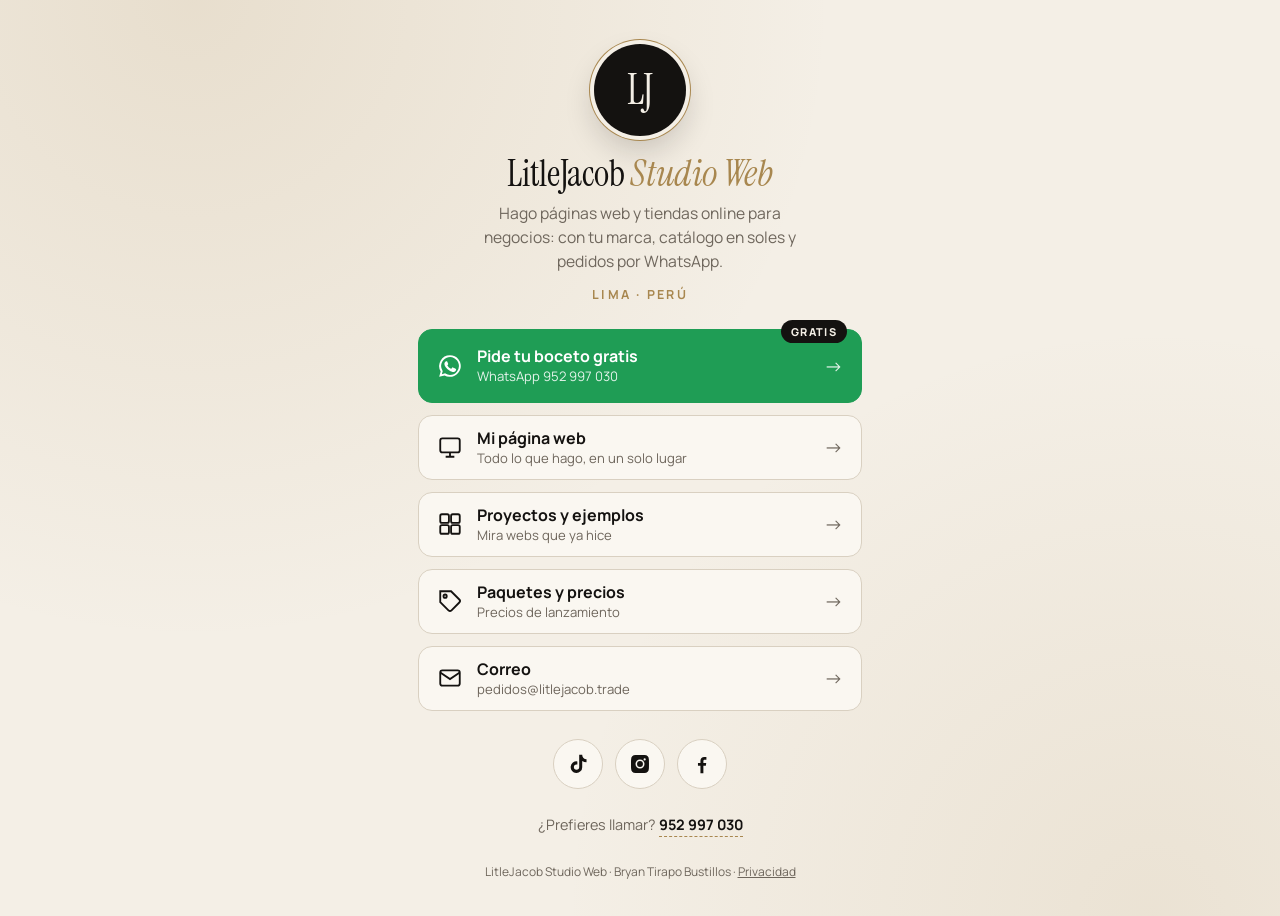
<file: links/index.html>
<!doctype html>
<html lang="es">
<head>
<meta charset="utf-8">
<meta name="viewport" content="width=device-width, initial-scale=1, viewport-fit=cover">
<meta name="description" content="LitleJacob Studio Web: páginas web y tiendas online para negocios en Perú. Escríbeme por WhatsApp y te hago un boceto gratis.">
<meta property="og:title" content="LitleJacob Studio Web · Enlaces">
<meta property="og:description" content="Páginas web y tiendas online para tu negocio. Boceto gratis por WhatsApp.">
<meta property="og:type" content="website">
<meta property="og:url" content="https://studio.litlejacob.trade/links/">
<meta property="og:image" content="https://studio.litlejacob.trade/img/og.jpg">
<meta property="og:site_name" content="LitleJacob Studio Web">
<meta property="og:locale" content="es_PE">
<meta name="twitter:card" content="summary_large_image">
<link rel="icon" type="image/png" sizes="32x32" href="../favicon-32.png">
<link rel="icon" type="image/png" sizes="192x192" href="../favicon.png">
<link rel="apple-touch-icon" href="../apple-touch-icon.png">
<meta name="theme-color" content="#f4efe6">
<title>LitleJacob Studio Web · Enlaces</title>
<link rel="preconnect" href="https://fonts.googleapis.com">
<link rel="preconnect" href="https://fonts.gstatic.com" crossorigin>
<link rel="stylesheet" href="https://fonts.googleapis.com/css2?family=Instrument+Serif:ital@0;1&family=Manrope:wght@400;500;600;700;800&display=swap">
<style>
:root{
  --cream:#f4efe6; --cream-2:#faf7f1; --sand:#e9e1d3; --ink:#141210; --muted:#6e665c; --line:#d9d0c1; --gold:#a8874f; --wa:#1f9d55;
  --serif:"Instrument Serif",Georgia,serif; --sans:"Manrope",system-ui,-apple-system,"Segoe UI",sans-serif;
}
*{box-sizing:border-box}
html{-webkit-text-size-adjust:100%}
body{margin:0;min-height:100vh;background:var(--cream);color:var(--ink);font-family:var(--sans);-webkit-font-smoothing:antialiased;
  background-image:radial-gradient(circle at 15% 0%,rgba(168,135,79,.16),transparent 45%),radial-gradient(circle at 90% 100%,rgba(168,135,79,.12),transparent 40%)}
main{max-width:480px;margin:0 auto;padding:44px 18px 36px;display:flex;flex-direction:column;align-items:center;text-align:center}
.logo{width:92px;height:92px;border-radius:50%;background:var(--ink);color:var(--cream);display:grid;place-items:center;font-family:var(--serif);font-size:2.6rem;letter-spacing:-.02em;box-shadow:0 0 0 4px var(--cream),0 0 0 5px var(--gold),0 14px 30px rgba(20,18,16,.18)}
h1{font-family:var(--serif);font-weight:400;font-size:2.3rem;line-height:1;margin:20px 0 8px;letter-spacing:-.01em}
h1 em{color:var(--gold)}
.bio{color:var(--muted);font-size:.98rem;line-height:1.55;margin:0 0 6px;max-width:34ch}
.donde{font-size:.78rem;font-weight:700;letter-spacing:.18em;text-transform:uppercase;color:var(--gold);margin:6px 0 26px}
.lista{width:100%;display:grid;gap:12px}
a.btn{position:relative;display:flex;align-items:center;gap:14px;width:100%;min-height:64px;padding:12px 18px;border-radius:14px;text-decoration:none;color:var(--ink);background:var(--cream-2);border:1px solid var(--line);text-align:left;transition:transform .15s,border-color .2s,background .2s}
a.btn:hover{border-color:var(--ink);transform:translateY(-1px)}
a.btn:active{transform:scale(.99)}
a.btn svg{width:26px;height:26px;flex:none}
a.btn b{display:block;font-weight:700;font-size:1rem;line-height:1.25}
a.btn small{display:block;color:var(--muted);font-size:.82rem;line-height:1.3;margin-top:2px}
a.btn .flecha{margin-left:auto;font-size:1.2rem;color:var(--muted)}
a.wa{background:var(--wa);border-color:var(--wa);color:#fff;min-height:74px}
a.wa small,a.wa .flecha{color:rgba(255,255,255,.88)}
a.wa:hover{border-color:#178a48;background:#1b8f4d}
a.wa .pill{position:absolute;top:-10px;right:14px;background:var(--ink);color:var(--cream);font-size:.68rem;font-weight:800;letter-spacing:.12em;text-transform:uppercase;padding:4px 10px;border-radius:99px}
.redes{display:flex;gap:12px;justify-content:center;margin:28px 0 8px}
.redes a{width:50px;height:50px;border-radius:50%;display:grid;place-items:center;border:1px solid var(--line);background:var(--cream-2);color:var(--ink);transition:border-color .2s}
.redes a:hover{border-color:var(--ink)}
.redes svg{width:22px;height:22px}
.num{margin:16px 0 0;font-size:.9rem;color:var(--muted)}
.num button{font:700 .9rem var(--sans);color:var(--ink);background:none;border:0;border-bottom:1px dashed var(--gold);padding:2px 0;cursor:pointer}
footer{margin-top:26px;font-size:.75rem;color:var(--muted)}
footer a{color:inherit}
</style>
</head>
<body>
<main>
  <div class="logo" aria-hidden="true">LJ</div>
  <h1>LitleJacob <em>Studio Web</em></h1>
  <p class="bio">Hago páginas web y tiendas online para negocios: con tu marca, catálogo en soles y pedidos por WhatsApp.</p>
  <p class="donde">Lima · Perú</p>

  <div class="lista">
    <a class="btn wa" href="https://wa.me/51952997030?text=Hola%2C%20vengo%20de%20TikTok%20y%20quiero%20mi%20boceto%20gratis" target="_blank" rel="noopener">
      <span class="pill">Gratis</span>
      <svg viewBox="0 0 24 24" fill="currentColor" aria-hidden="true"><path d="M12 2a10 10 0 0 0-8.6 15.1L2 22l5-1.3A10 10 0 1 0 12 2zm0 18.2a8.2 8.2 0 0 1-4.2-1.2l-.3-.2-3 .8.8-2.9-.2-.3A8.2 8.2 0 1 1 12 20.2zm4.5-6.1c-.2-.1-1.5-.7-1.7-.8s-.4-.1-.6.1-.7.8-.8 1-.3.2-.5.1a6.7 6.7 0 0 1-3.3-2.9c-.3-.4.3-.4.7-1.3.1-.2 0-.3 0-.4l-.8-1.8c-.2-.5-.4-.4-.6-.4h-.5a1 1 0 0 0-.7.3 3 3 0 0 0-.9 2.2 5.2 5.2 0 0 0 1.1 2.7 11.8 11.8 0 0 0 4.5 4c1.7.7 2.3.8 3.2.6a2.7 2.7 0 0 0 1.8-1.3 2.2 2.2 0 0 0 .2-1.3c-.1-.1-.3-.2-.5-.3z"/></svg>
      <span><b>Pide tu boceto gratis</b><small>WhatsApp 952 997 030</small></span>
      <span class="flecha">→</span>
    </a>
    <a class="btn" href="https://studio.litlejacob.trade/?utm_source=tiktok&amp;utm_medium=bio" target="_blank" rel="noopener">
      <svg viewBox="0 0 24 24" fill="none" stroke="currentColor" stroke-width="1.7" aria-hidden="true"><rect x="3" y="4" width="18" height="13" rx="2"/><path d="M8 21h8M12 17v4"/></svg>
      <span><b>Mi página web</b><small>Todo lo que hago, en un solo lugar</small></span>
      <span class="flecha">→</span>
    </a>
    <a class="btn" href="https://studio.litlejacob.trade/?utm_source=tiktok&amp;utm_medium=bio#proyectos" target="_blank" rel="noopener">
      <svg viewBox="0 0 24 24" fill="none" stroke="currentColor" stroke-width="1.7" aria-hidden="true"><rect x="3" y="3" width="8" height="8" rx="1.5"/><rect x="13" y="3" width="8" height="8" rx="1.5"/><rect x="3" y="13" width="8" height="8" rx="1.5"/><rect x="13" y="13" width="8" height="8" rx="1.5"/></svg>
      <span><b>Proyectos y ejemplos</b><small>Mira webs que ya hice</small></span>
      <span class="flecha">→</span>
    </a>
    <a class="btn" href="https://studio.litlejacob.trade/?utm_source=tiktok&amp;utm_medium=bio#paquetes" target="_blank" rel="noopener">
      <svg viewBox="0 0 24 24" fill="none" stroke="currentColor" stroke-width="1.7" aria-hidden="true"><path d="M20.6 13.4 13.4 20.6a2 2 0 0 1-2.8 0L3 13V3h10l7.6 7.6a2 2 0 0 1 0 2.8z"/><circle cx="7.5" cy="7.5" r="1.5"/></svg>
      <span><b>Paquetes y precios</b><small>Precios de lanzamiento</small></span>
      <span class="flecha">→</span>
    </a>
    <a class="btn" href="mailto:pedidos@litlejacob.trade">
      <svg viewBox="0 0 24 24" fill="none" stroke="currentColor" stroke-width="1.7" aria-hidden="true"><rect x="3" y="5" width="18" height="14" rx="2"/><path d="m3 7 9 6 9-6"/></svg>
      <span><b>Correo</b><small>pedidos@litlejacob.trade</small></span>
      <span class="flecha">→</span>
    </a>
  </div>

  <div class="redes">
    <a href="https://www.tiktok.com/@litlejacob" target="_blank" rel="noopener" aria-label="TikTok"><svg viewBox="0 0 24 24" fill="currentColor" aria-hidden="true"><path d="M16.6 2h-3.3v13.4a2.9 2.9 0 1 1-2.9-2.9c.3 0 .6 0 .9.1V9.2a6.3 6.3 0 1 0 5.3 6.2V8.6a8 8 0 0 0 4.7 1.5V6.8a4.7 4.7 0 0 1-4.7-4.8z"/></svg></a>
    <a href="https://www.instagram.com/litlejacob.studio" target="_blank" rel="noopener" aria-label="Instagram"><svg viewBox="0 0 24 24" fill="currentColor" aria-hidden="true"><path d="M12 2.2c3.2 0 3.6 0 4.8.1 3.3.1 4.8 1.7 4.9 4.9.1 1.3.1 1.6.1 4.8s0 3.6-.1 4.8c-.1 3.2-1.7 4.8-4.9 4.9-1.3.1-1.6.1-4.8.1s-3.6 0-4.8-.1c-3.3-.1-4.8-1.7-4.9-4.9C2.2 15.6 2.2 15.2 2.2 12s0-3.6.1-4.8C2.4 3.9 3.9 2.4 7.2 2.3 8.4 2.2 8.8 2.2 12 2.2zm0 4.9a4.9 4.9 0 1 0 0 9.8 4.9 4.9 0 0 0 0-9.8zm0 8.1a3.2 3.2 0 1 1 0-6.4 3.2 3.2 0 0 1 0 6.4zm5.1-9.4a1.2 1.2 0 1 0 0 2.4 1.2 1.2 0 0 0 0-2.4z"/></svg></a>
    <a href="https://www.facebook.com/profile.php?id=61596612929082" target="_blank" rel="noopener" aria-label="Facebook"><svg viewBox="0 0 24 24" fill="currentColor" aria-hidden="true"><path d="M13.5 22v-8h2.7l.4-3.2h-3.1V8.8c0-.9.3-1.5 1.6-1.5h1.7V4.4c-.3 0-1.3-.1-2.4-.1-2.4 0-4.1 1.5-4.1 4.2v2.3H7.6V14h2.7v8z"/></svg></a>
  </div>
  <p class="num">¿Prefieres llamar? <button type="button" id="copiar">952 997 030</button> <span id="ok" hidden>· copiado</span></p>

  <footer>LitleJacob Studio Web · Bryan Tirapo Bustillos · <a href="../privacidad.html">Privacidad</a></footer>
</main>
<script>
document.getElementById('copiar').addEventListener('click',function(){
  var ok=document.getElementById('ok');
  var hecho=function(){ok.hidden=false;setTimeout(function(){ok.hidden=true},1800)};
  if(navigator.clipboard&&navigator.clipboard.writeText){navigator.clipboard.writeText('952997030').then(hecho,function(){location.href='tel:+51952997030'})}
  else{location.href='tel:+51952997030'}
});
</script>
<!-- Cloudflare Web Analytics --><script type='module' src='https://static.cloudflareinsights.com/beacon.min.js' data-cf-beacon='{"token": "6a657b0ba1a74dd1823ac56d90e263e1"}'></script><!-- End Cloudflare Web Analytics -->
</body>
</html>
</file>
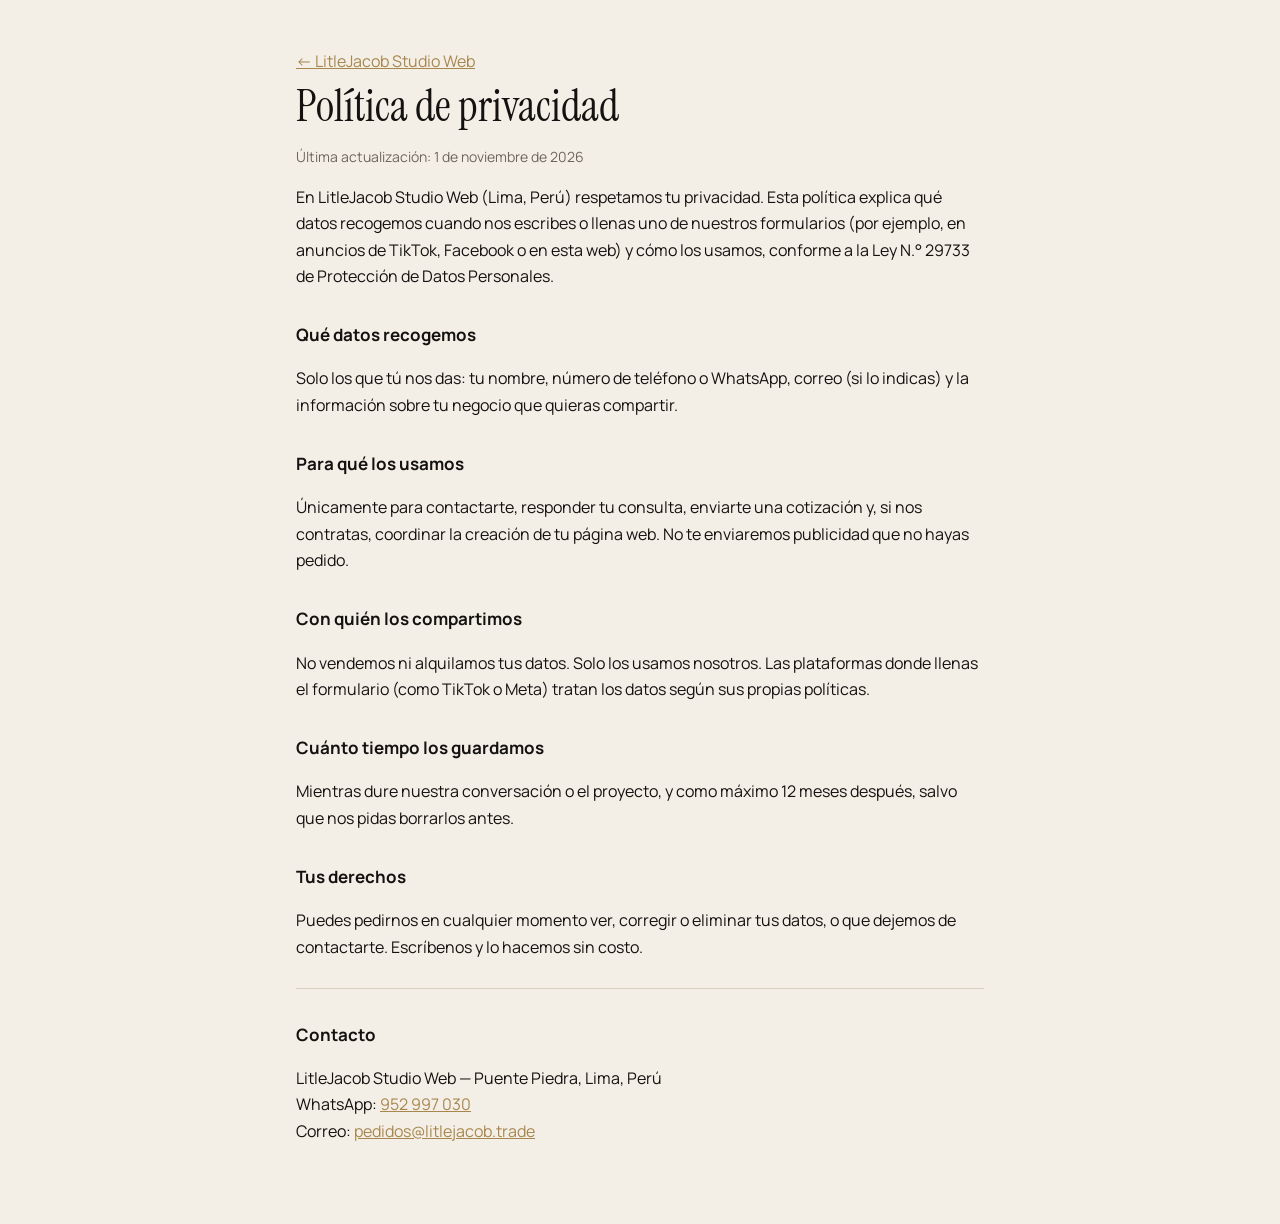
<file: privacidad.html>
<!doctype html>
<html lang="es">
<head>
<meta charset="utf-8">
<meta name="viewport" content="width=device-width, initial-scale=1">
<title>Política de privacidad · LitleJacob Studio Web</title>
<link rel="icon" href="favicon-32.png">
<link rel="stylesheet" href="https://fonts.googleapis.com/css2?family=Instrument+Serif:ital@0;1&family=Manrope:wght@400;500;600;700&display=swap">
<style>
:root{--cream:#f4efe6;--ink:#141210;--muted:#6e665c;--line:#d9d0c1;--gold:#a8874f}
*{box-sizing:border-box}
body{margin:0;background:var(--cream);color:var(--ink);font:16px/1.65 "Manrope",system-ui,sans-serif}
main{max-width:720px;margin:0 auto;padding:48px 16px 64px}
a{color:var(--gold)}
h1{font:400 44px/1.1 "Instrument Serif",Georgia,serif;margin:8px 0 6px}
h2{font-size:17px;margin:32px 0 6px}
.muted{color:var(--muted);font-size:14px}
hr{border:0;border-top:1px solid var(--line);margin:28px 0}
</style>
</head>
<body>
<main>
<a href="./">← LitleJacob Studio Web</a>
<h1>Política de privacidad</h1>
<p class="muted">Última actualización: 1 de noviembre de 2026</p>

<p>En LitleJacob Studio Web (Lima, Perú) respetamos tu privacidad. Esta política explica qué datos recogemos cuando nos escribes o llenas uno de nuestros formularios (por ejemplo, en anuncios de TikTok, Facebook o en esta web) y cómo los usamos, conforme a la Ley N.° 29733 de Protección de Datos Personales.</p>

<h2>Qué datos recogemos</h2>
<p>Solo los que tú nos das: tu nombre, número de teléfono o WhatsApp, correo (si lo indicas) y la información sobre tu negocio que quieras compartir.</p>

<h2>Para qué los usamos</h2>
<p>Únicamente para contactarte, responder tu consulta, enviarte una cotización y, si nos contratas, coordinar la creación de tu página web. No te enviaremos publicidad que no hayas pedido.</p>

<h2>Con quién los compartimos</h2>
<p>No vendemos ni alquilamos tus datos. Solo los usamos nosotros. Las plataformas donde llenas el formulario (como TikTok o Meta) tratan los datos según sus propias políticas.</p>

<h2>Cuánto tiempo los guardamos</h2>
<p>Mientras dure nuestra conversación o el proyecto, y como máximo 12 meses después, salvo que nos pidas borrarlos antes.</p>

<h2>Tus derechos</h2>
<p>Puedes pedirnos en cualquier momento ver, corregir o eliminar tus datos, o que dejemos de contactarte. Escríbenos y lo hacemos sin costo.</p>

<hr>
<h2>Contacto</h2>
<p>LitleJacob Studio Web — Puente Piedra, Lima, Perú<br>
WhatsApp: <a href="https://wa.me/51952997030">952 997 030</a><br>
Correo: <a href="mailto:pedidos@litlejacob.trade">pedidos@litlejacob.trade</a></p>
</main>
</body>
</html>
</file>
